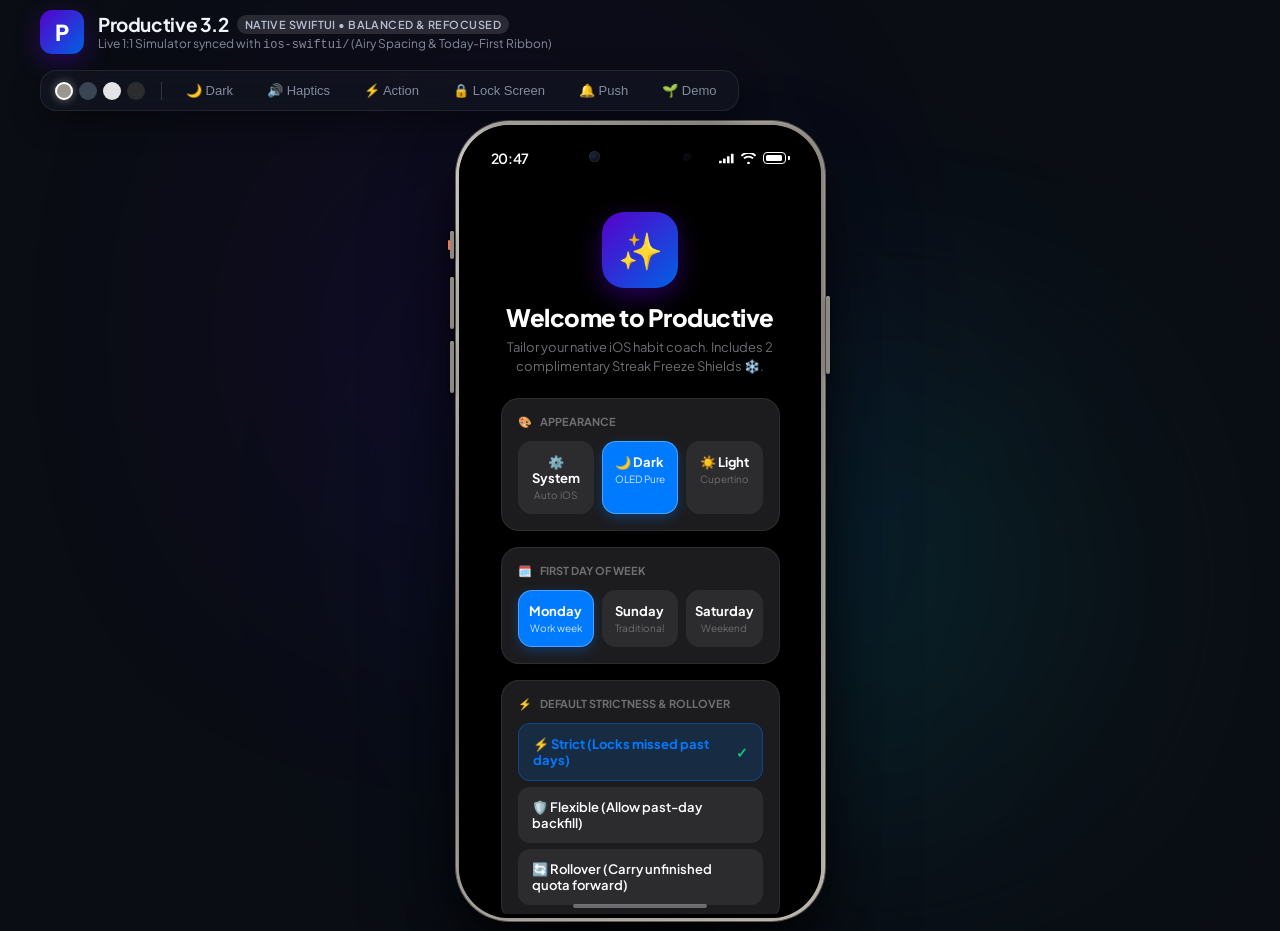
<file: index.html>
<!DOCTYPE html>
<html lang="en" data-app-theme="dark" data-finish="natural">
<head>
  <meta charset="UTF-8">
  <meta name="viewport" content="width=device-width, initial-scale=1.0, maximum-scale=1.0, user-scalable=no, viewport-fit=cover">
  <title>Productive 3.0 — Native SwiftUI Simulator (iPhone 15 Pro)</title>
  <meta name="description" content="Live iOS 17/18 Native SwiftUI Simulator for Productive Habit Tracker: Cupertino InsetGrouped Lists, Swipe & Context Menus, Swift Charts, Focus Timer, Routines, Quit/Limit Modes, Rollover & Challenges.">

  <meta name="apple-mobile-web-app-capable" content="yes">
  <meta name="apple-mobile-web-app-status-bar-style" content="black-translucent">
  <meta name="apple-mobile-web-app-title" content="Productive">
  <link rel="apple-touch-icon" href="apple-touch-icon.png">
  <link rel="icon" type="image/png" href="icon.png">
  <link rel="manifest" href="manifest.json">

  <link rel="preconnect" href="https://fonts.googleapis.com">
  <link rel="preconnect" href="https://fonts.gstatic.com" crossorigin>
  <link rel="stylesheet" href="styles.css?v=3.2.0">
</head>
<body>

  <div class="studio-wrapper">

    <div class="ambient-glow glow-purple"></div>
    <div class="ambient-glow glow-blue"></div>
    <div class="ambient-glow glow-emerald"></div>

    <!-- STUDIO DEV HEADER & SIMULATOR CONTROLS -->
    <header class="studio-header">
      <div class="brand-badge">
        <div class="brand-logo-icon">P</div>
        <div class="brand-info">
          <h1>Productive 3.2 <span class="badge-pill">Native SwiftUI • Balanced & Refocused</span></h1>
          <p>Live 1:1 Simulator synced with <code>ios-swiftui/</code> (Airy Spacing & Today-First Ribbon)</p>
        </div>
      </div>

      <div class="studio-toolbar" role="toolbar" aria-label="SwiftUI Simulator Controls">
        <div class="finish-dots" title="iPhone 15 Pro Titanium Finish">
          <div class="finish-dot dot-natural active" data-finish="natural" onclick="setDeviceFinish('natural')" title="Natural Titanium"></div>
          <div class="finish-dot dot-blue" data-finish="blue" onclick="setDeviceFinish('blue')" title="Blue Titanium"></div>
          <div class="finish-dot dot-white" data-finish="white" onclick="setDeviceFinish('white')" title="White Titanium"></div>
          <div class="finish-dot dot-black" data-finish="black" onclick="setDeviceFinish('black')" title="Black Titanium"></div>
        </div>

        <div style="width: 1px; height: 18px; background: rgba(255,255,255,0.15); margin: 0 2px;"></div>

        <button class="tool-btn" id="tool-theme-btn" onclick="cycleAppTheme()" title="Cycle System / Dark / Light Appearance">
          ⚙️ System
        </button>

        <button class="tool-btn" id="tool-sound-btn" onclick="toggleSound()" title="Toggle Haptic & Audio Synthesizer">
          🔊 Haptics
        </button>

        <button class="tool-btn" onclick="triggerActionButton()" title="Simulate iPhone 15 Pro Action Button AppIntent (Spacebar)">
          ⚡ Action
        </button>

        <button class="tool-btn" id="tool-lockscreen-btn" onclick="toggleLockScreen()" title="Switch to iOS Lock Screen with System Progress Circles Widget">
          🔒 Lock Screen
        </button>

        <button class="tool-btn" onclick="simulatePushNotification()" title="Simulate Interactive iOS Lock Screen Notification Banner">
          🔔 Push
        </button>

        <button class="tool-btn" onclick="seedRichDemoData()" title="Populate Multi-Mode Demo Habits, Streaks, Notes & Challenges">
          🌱 Demo
        </button>
      </div>
    </header>

    <!-- MAIN HARDWARE STAGE -->
    <main class="stage-container">
      <div class="iphone-frame" id="iphone-chassis">

        <div class="hw-button btn-action" id="hw-action-btn" title="Action Button AppIntent: Quick Log Next Habit (Space)"></div>
        <div class="hw-button btn-volume-up" title="Volume Up"></div>
        <div class="hw-button btn-volume-down" title="Volume Down"></div>
        <div class="hw-button btn-power" onclick="toggleDynamicIsland()" title="Side Button"></div>

        <div class="screen-bezel">
          <div class="screen-display" id="screen-display">

            <canvas id="confetti-canvas"></canvas>

            <!-- Toast Pill -->
            <div class="ios-toast" id="ios-toast">
              <span>✨</span>
              <span class="toast-msg">Habit logged!</span>
            </div>

            <!-- iOS LOCK SCREEN SIMULATOR OVERLAY WITH PROGRESS CIRCLES WIDGET -->
            <div class="ios-lockscreen-overlay" id="ios-lockscreen-overlay" style="display: none;">
              <div class="lockscreen-status-bar">
                <span class="lockscreen-carrier">Productive</span>
                <div class="lockscreen-status-icons">
                  <span>5G</span>
                  <span>📶</span>
                  <span>🔋</span>
                </div>
              </div>

              <div class="lockscreen-content">
                <div class="lockscreen-padlock" onclick="toggleLockScreen()" title="Tap to unlock">🔒</div>
                
                <!-- Accessory Inline Widget -->
                <div class="lockscreen-inline-widget" id="lockscreen-inline-widget" onclick="unlockAndOpenDueTasks('all')">
                  🔥 0d • 0 of 0 habits done (0%)
                </div>

                <div class="lockscreen-clock" id="lockscreen-clock">09:41</div>
                <div class="lockscreen-date" id="lockscreen-date">Monday, Nov 9</div>

                <!-- PERIOD CIRCLES CARD WIDGET (Lock Screen) -->
                <div class="lockscreen-daily-focus-widget" id="lockscreen-daily-focus-widget">
                  <!-- Interactive Period Circles Row filling the full card area -->
                  <div class="ls-focus-circles-row" id="ls-focus-circles-row">
                    <!-- Populated dynamically with active period circles that contain tasks today -->
                  </div>
                </div>

                <!-- Lock Screen Circle Details Popup Modal -->
                <div class="ls-detail-popup-backdrop" id="ls-detail-popup-backdrop" style="display:none;" onclick="closeLockscreenDetailPopup()">
                  <div class="ls-detail-popup-card" id="ls-detail-popup-card" onclick="event.stopPropagation()">
                    <!-- Populated dynamically by showCircleDetailPopup() -->
                  </div>
                </div>
              </div>

              <div class="lockscreen-bottom-bar">
                <div class="ls-bottom-btn ls-flashlight">🔦</div>
                <div class="ls-swipe-hint" onclick="toggleLockScreen()">Swipe up or tap widget to open</div>
                <div class="ls-bottom-btn ls-camera">📷</div>
              </div>
            </div>

            <!-- Interactive Lock Screen Push Notification Banner -->
            <div class="ios-push-banner" id="ios-push-banner">
              <div style="display:flex; align-items:center; justify-content:space-between; margin-bottom:4px;">
                <span style="font-size:10.5px; font-weight:800; color:#98989F; letter-spacing:0.04em;">PRODUCTIVE • NOW</span>
                <button onclick="dismissPushBanner()" style="border:none; background:transparent; color:#98989F; cursor:pointer; font-size:12px;">✕</button>
              </div>
              <div id="push-banner-title" style="font-size:13.5px; font-weight:800;">Time for your habit!</div>
              <div id="push-banner-body" style="font-size:12px; color:#D1D1D6; margin-top:2px;">Tap below to complete or snooze right from Lock Screen.</div>
              <div class="push-actions-row">
                <button class="push-act-btn done" onclick="handlePushAction('done')">✓ Mark Completed</button>
                <button class="push-act-btn" onclick="handlePushAction('snooze')">⏰ Snooze 15m</button>
              </div>
            </div>

            <!-- DYNAMIC ISLAND (Activates strictly during active Focus Timers & Sessions) -->
            <div class="dynamic-island-container">
              <div class="dynamic-island" id="dynamic-island" title="Dynamic Island: Hardware camera pill (Activates during Focus Timers)">
                <div class="island-compact-view">
                  <div class="island-camera"></div>
                  <div id="island-pulse-title" style="display:none; color: #30D158; font-size: 11px; font-weight: 700; align-items: center; gap: 4px;">
                    <span>⏱️</span>
                    <span id="island-pulse-text">15:00</span>
                  </div>
                  <div class="island-sensor"></div>
                </div>

                <div class="island-expanded-view">
                  <div class="island-header">
                    <div class="island-habit-info">
                      <div class="island-habit-icon" id="island-exp-icon" style="background:#007AFF;">⏱️</div>
                      <div>
                        <div class="island-habit-title" id="island-exp-title">Focus Timer</div>
                        <div class="island-habit-sub" id="island-exp-sub">Active Session</div>
                      </div>
                    </div>
                    <div class="island-timer-badge" id="island-exp-badge">15:00</div>
                  </div>

                  <div class="island-footer">
                    <span style="font-size: 11px; color: #98989F;" id="island-exp-hint">Focusing</span>
                    <button class="island-quick-btn" onclick="toggleTimerRunning()">Pause</button>
                  </div>
                </div>
              </div>
            </div>

            <!-- iOS STATUS BAR -->
            <div class="ios-status-bar">
              <span class="status-time" id="status-time-clock">9:41</span>
              <div class="status-icons">
                <svg width="15" height="11" viewBox="0 0 17 11" fill="currentColor">
                  <rect x="0" y="8" width="3" height="3" rx="0.5"/>
                  <rect x="4.5" y="5.5" width="3" height="5.5" rx="0.5"/>
                  <rect x="9" y="3" width="3" height="8" rx="0.5"/>
                  <rect x="13.5" y="0" width="3" height="11" rx="0.5"/>
                </svg>
                <svg width="15" height="11" viewBox="0 0 16 12" fill="currentColor">
                  <path d="M8 9.5a1.5 1.5 0 100 3 1.5 1.5 0 000-3zm-4.24-2.83a6 6 0 018.48 0l1.42-1.42a8 8 0 00-11.32 0l1.42 1.42zm-2.83-2.83a10 10 0 0114.14 0l1.42-1.42a12 12 0 00-16.98 0l1.42 1.42z"/>
                </svg>
                <div class="battery-icon">
                  <div class="battery-pill"><div class="battery-level"></div></div>
                  <div class="battery-cap"></div>
                </div>
              </div>
            </div>

            <!-- =============================================================
                 MAIN VIEWPORT SCREENS
                 ============================================================= -->
            <div class="app-screen-container" id="app-screen-container">

              <!-- SCREEN 0: NATIVE ONBOARDING SETUP -->
              <div class="screen-view" id="screen-onboarding">
                <div class="onboarding-container">
                  <div class="onboarding-hero">
                    <div class="onboarding-icon-badge" style="border-radius:22px;">✨</div>
                    <h2 class="onboarding-title">Welcome to Productive</h2>
                    <p class="onboarding-subtitle">Tailor your native iOS habit coach. Includes 2 complimentary Streak Freeze Shields ❄️.</p>
                  </div>

                  <div class="onboarding-card">
                    <div class="onboarding-card-header"><span>🎨</span><span>APPEARANCE</span></div>
                    <div class="onboarding-options-grid" id="onboarding-theme-options">
                      <div class="onboarding-option-pill selected" data-value="system" onclick="setOnboardingTheme('system')">
                        <span class="pill-title">⚙️ System</span>
                        <span class="pill-desc">Auto iOS</span>
                      </div>
                      <div class="onboarding-option-pill" data-value="dark" onclick="setOnboardingTheme('dark')">
                        <span class="pill-title">🌙 Dark</span>
                        <span class="pill-desc">OLED Pure</span>
                      </div>
                      <div class="onboarding-option-pill" data-value="light" onclick="setOnboardingTheme('light')">
                        <span class="pill-title">☀️ Light</span>
                        <span class="pill-desc">Cupertino</span>
                      </div>
                    </div>
                  </div>

                  <div class="onboarding-card">
                    <div class="onboarding-card-header"><span>🗓️</span><span>FIRST DAY OF WEEK</span></div>
                    <div class="onboarding-options-grid" id="onboarding-week-start-options">
                      <div class="onboarding-option-pill selected" data-value="monday" onclick="setOnboardingWeekStart('monday')">
                        <span class="pill-title">Monday</span>
                        <span class="pill-desc">Work week</span>
                      </div>
                      <div class="onboarding-option-pill" data-value="sunday" onclick="setOnboardingWeekStart('sunday')">
                        <span class="pill-title">Sunday</span>
                        <span class="pill-desc">Traditional</span>
                      </div>
                      <div class="onboarding-option-pill" data-value="saturday" onclick="setOnboardingWeekStart('saturday')">
                        <span class="pill-title">Saturday</span>
                        <span class="pill-desc">Weekend</span>
                      </div>
                    </div>
                  </div>

                  <div class="onboarding-card">
                    <div class="onboarding-card-header"><span>⚡</span><span>DEFAULT STRICTNESS & ROLLOVER</span></div>
                    <div class="onboarding-list-options" id="onboarding-strictness-options">
                      <div class="onboarding-list-row selected" data-value="strict" onclick="setOnboardingStrictness('strict')">
                        <span>⚡ Strict (Locks missed past days)</span>
                        <span class="check-mark">✓</span>
                      </div>
                      <div class="onboarding-list-row" data-value="flexible" onclick="setOnboardingStrictness('flexible')">
                        <span>🛡️ Flexible (Allow past-day backfill)</span>
                        <span class="check-mark"></span>
                      </div>
                      <div class="onboarding-list-row" data-value="rollover" onclick="setOnboardingStrictness('rollover')">
                        <span>🔄 Rollover (Carry unfinished quota forward)</span>
                        <span class="check-mark"></span>
                      </div>
                    </div>
                  </div>

                  <div class="onboarding-card" style="display:flex; align-items:center; justify-content:space-between;">
                    <div>
                      <div style="font-weight:700; font-size:13.5px; color:var(--app-text-primary);">Tactile Haptics & Sounds</div>
                      <div style="font-size:11px; color:var(--app-text-muted);">SF Symbol bounce & milestone chimes</div>
                    </div>
                    <button type="button" class="theme-chip active" id="onboarding-sound-btn" onclick="toggleOnboardingSound()">🔊 Enabled</button>
                  </div>

                  <button class="onboarding-cta-btn" onclick="finishOnboarding()">
                    <span>Continue to Today</span>
                    <svg width="18" height="18" viewBox="0 0 24 24" fill="none" stroke="currentColor" stroke-width="2.5"><line x1="5" y1="12" x2="19" y2="12"></line><polyline points="12 5 19 12 12 19"></polyline></svg>
                  </button>
                </div>
              </div>

              <!-- SCREEN 1: TODAY SCREEN (PINNED CONTROL DECK + DEDICATED HABITS SCROLL) -->
              <div class="screen-view pinned-screen active" id="screen-today">
                <div class="screen-pinned-deck">
                  <div class="app-nav-header compact-nav">
                    <div class="nav-date-group" onclick="openCalendarJumpModal()" style="cursor:pointer;" title="Tap to jump to any date">
                      <p id="today-day-name">TODAY</p>
                      <div class="nav-title-inline">
                        <h2 id="today-date-title">Today</h2>
                        <button class="return-today-pill" id="return-today-pill" style="display:none;" onclick="event.stopPropagation(); refocusToToday()" title="Refocus & Reorder Today First">↩ Today</button>
                      </div>
                    </div>
                    <div class="header-actions" style="display:flex; align-items:center; gap:6px;">
                      <button class="shield-pill" id="freeze-shield-pill" title="Streak Freeze Shields (Earned every 7-day streak!)">
                        ❄️ <span id="shield-count-text">2</span>
                      </button>
                      <button class="round-action-btn compact-circle-btn" id="today-search-toggle-btn" onclick="toggleTodaySearchBar()" title="Search Habits">
                        🔍
                      </button>
                      <button class="round-action-btn compact-circle-btn" onclick="openCalendarJumpModal()" title="Graphical Calendar DatePicker">
                        🗓️
                      </button>
                      <button class="round-action-btn compact-add-btn" onclick="openAddHabitSheet()" title="Add New Habit" aria-label="Add Habit">
                        <svg width="17" height="17" viewBox="0 0 24 24" fill="none" stroke="currentColor" stroke-width="2.8" stroke-linecap="round">
                          <line x1="12" y1="5" x2="12" y2="19"></line>
                          <line x1="5" y1="12" x2="19" y2="12"></line>
                        </svg>
                      </button>
                    </div>
                  </div>

                  <!-- On-Demand Collapsible Search Bar -->
                  <div class="ios-search-row" id="today-search-row" style="display:none;">
                    <span style="font-size:12px; color:var(--app-text-muted);">🔍</span>
                    <input type="search" id="today-search-input" placeholder="Search habits or reflection notes..." oninput="onTodaySearch(this.value)">
                  </div>

                  <!-- Vacation Mode Banner -->
                  <div class="vacation-banner" id="vacation-banner" style="display:none;">
                    <span>🏖️ Vacation Mode — Streaks Protected</span>
                    <button onclick="toggleVacationMode()">Resume</button>
                  </div>

                  <!-- Past/Future Date Banner -->
                  <div class="date-view-banner" id="date-view-banner" style="display: none;"></div>

                  <!-- Horizontal-Only Scrollable Timeline Ribbon -->
                  <div class="week-ribbon" id="week-ribbon-container"></div>

                  <!-- Compact Jewel-Like Daily Focus Card with Responsive Progress Circles -->
                  <div class="progress-hero-card compact-focus-card" id="hero-progress-card">
                    <div class="hero-content" style="cursor: pointer;" onclick="openDueTasksPopup('all')" title="Tap to view today's due tasks">
                      <div class="hero-text">
                        <div style="display: flex; align-items: center; gap: 6px;">
                          <h3 id="hero-motivation-title">Daily Focus</h3>
                          <svg width="12" height="12" viewBox="0 0 24 24" fill="none" stroke="currentColor" stroke-width="2.5" stroke-linecap="round"><path d="M9 18l6-6-6-6"/></svg>
                        </div>
                        <p id="hero-motivation-sub">0 of 0 scheduled habits done</p>
                        <div class="streak-chip" id="hero-streak-chip" style="margin-top:6px; display:inline-flex; width:fit-content;">
                          <span>🔥 0d Top Streak</span>
                        </div>
                      </div>

                      <div class="progress-gauge-box">
                        <svg class="gauge-svg" viewBox="0 0 80 80">
                          <defs>
                            <linearGradient id="gaugeGradient" x1="0%" y1="0%" x2="100%" y2="100%">
                              <stop offset="0%" stop-color="#007AFF"/>
                              <stop offset="100%" stop-color="#5856D6"/>
                            </linearGradient>
                          </defs>
                          <circle class="gauge-bg" cx="40" cy="40" r="35"/>
                          <circle class="gauge-val" id="hero-gauge-val" cx="40" cy="40" r="35"/>
                        </svg>
                        <div class="gauge-center-text" id="hero-gauge-text">0%</div>
                      </div>
                    </div>

                    <!-- Interactive Orbit Circles Strip -->
                    <div class="hero-circles-orbit-strip" id="hero-circles-orbit"></div>
                  </div>

                  <!-- Sliding Segmented Filter Control -->
                  <div class="ios-segmented compact-segmented" id="today-filter-bar">
                    <button class="ios-seg-btn active" data-filter="due" onclick="setTodayFilter('due')">Due</button>
                    <button class="ios-seg-btn" data-filter="all" onclick="setTodayFilter('all')">All Active</button>
                    <button class="ios-seg-btn" data-filter="quit_limit" onclick="setTodayFilter('quit_limit')">Quit & Limit</button>
                  </div>
                </div>

                <!-- Dedicated Habits Scroll Region (ONLY this area scrolls up/down!) -->
                <div class="screen-scroll-body" id="today-habits-container"></div>

                <!-- Floating Active Focus Timer Mini-Player -->
                <div class="floating-timer-bar" id="floating-timer-bar" onclick="reopenActiveTimerModal()">
                  <div id="ft-icon" style="width:32px; height:32px; border-radius:50%; background:#007AFF; display:flex; align-items:center; justify-content:center; color:#fff; font-size:14px;">⏱️</div>
                  <div style="flex:1; min-width:0;">
                    <div id="ft-title" style="font-size:12.5px; font-weight:800; color:var(--app-text-primary); white-space:nowrap; overflow:hidden; text-overflow:ellipsis;">Focus Session</div>
                    <div id="ft-sub" style="font-size:11px; font-weight:700; color:var(--app-text-secondary); font-variant-numeric:tabular-nums;">15:00 remaining</div>
                  </div>
                  <button class="mini-pill-btn" id="ft-toggle-btn" onclick="event.stopPropagation(); toggleTimerRunning()">Pause</button>
                  <button class="mini-pill-btn primary" style="background:#30D158; color:#000;" onclick="event.stopPropagation(); completeActiveTimer()">✓</button>
                </div>
              </div>

              <!-- SCREEN 2: HABIT DETAILS, 28D REAL HEATMAP & REFLECTION JOURNAL -->
              <div class="screen-view" id="screen-details">
                <div class="details-nav-bar">
                  <button class="back-btn" onclick="switchScreen('today')">
                    <svg width="20" height="20" viewBox="0 0 24 24" fill="none" stroke="currentColor" stroke-width="2.5">
                      <polyline points="15 18 9 12 15 6"></polyline>
                    </svg>
                    <span>Today</span>
                  </button>
                  <span style="font-size: 15px; font-weight: 700; color: var(--app-text-primary);">Overview</span>
                  <button class="mini-pill-btn" onclick="openEditCurrentHabit()">Edit</button>
                </div>

                <div class="details-hero">
                  <div class="details-hero-icon" id="details-hero-icon"></div>
                  <h3 class="details-title" id="details-title">Habit</h3>
                  <p class="details-subtitle" id="details-subtitle">Every day • MORNING</p>
                  <div style="display:flex; flex-wrap:wrap; gap:8px; justify-content:center; margin-top:10px;">
                    <button class="mini-pill-btn primary" id="details-checkin-btn" onclick="toggleCurrentDetailHabit()">✓ Check In</button>
                    <button class="mini-pill-btn" onclick="openJournalModalForCurrent()">📝 Log Note & Mood</button>
                    <button class="mini-pill-btn" onclick="skipCurrentDetailHabit()">⏭️ Skip</button>
                  </div>
                </div>

                <div class="stats-grid">
                  <div class="stat-box">
                    <span class="stat-label">CURRENT STREAK</span>
                    <span class="stat-value" id="details-cur-streak">0d</span>
                  </div>
                  <div class="stat-box">
                    <span class="stat-label">BEST STREAK</span>
                    <span class="stat-value" id="details-best-streak">0d</span>
                  </div>
                  <div class="stat-box">
                    <span class="stat-label">TOTAL LOGS</span>
                    <span class="stat-value" id="details-total-logs">0</span>
                  </div>
                  <div class="stat-box">
                    <span class="stat-label">28D RATE</span>
                    <span class="stat-value" id="details-rate" style="color: #30D158;">0%</span>
                  </div>
                </div>

                <div class="calendar-card">
                  <div class="calendar-title">Last 28 Days (Tap any date to add/view note)</div>
                  <div class="calendar-grid" id="details-cal-grid"></div>
                </div>

                <!-- Reflection Journal Feed -->
                <div class="swift-chart-card" style="margin-top:12px;">
                  <div class="swift-chart-title">
                    <span>📖 Reflection & Mood Journal</span>
                    <span id="details-journal-count" style="font-size:11px; color:var(--app-text-muted);">0 entries</span>
                  </div>
                  <div id="details-journal-list"></div>
                </div>

                <!-- Management Actions -->
                <div style="display:grid; grid-template-columns:1fr 1fr 1fr; gap:8px; margin: 10px 0 24px;">
                  <button class="mini-pill-btn" onclick="duplicateCurrentDetailHabit()">📋 Duplicate</button>
                  <button class="mini-pill-btn" onclick="archiveCurrentDetailHabit()">📦 Archive</button>
                  <button class="mini-pill-btn danger" onclick="deleteCurrentDetailHabit()">🗑️ Delete</button>
                </div>
              </div>

              <!-- SCREEN 3: INSIGHTS (NATIVE SWIFT CHARTS) -->
              <div class="screen-view pinned-screen" id="screen-insights">
                <div class="screen-pinned-deck">
                  <div class="app-nav-header compact-nav">
                    <div class="nav-date-group">
                      <p>SWIFT CHARTS ANALYTICS</p>
                      <h2>Insights</h2>
                    </div>
                  </div>
                </div>
                <div class="screen-scroll-body" id="insights-content-container"></div>
              </div>

              <!-- SCREEN 4: CHALLENGES & MILESTONE BADGES -->
              <div class="screen-view pinned-screen" id="screen-challenges">
                <div class="screen-pinned-deck">
                  <div class="app-nav-header compact-nav">
                    <div class="nav-date-group">
                      <p>PROGRAMS & TROPHIES</p>
                      <h2>Challenges</h2>
                    </div>
                  </div>
                </div>
                <div class="screen-scroll-body" id="challenges-content-container"></div>
              </div>

              <!-- SCREEN 5: SETTINGS SCREEN -->
              <div class="screen-view pinned-screen" id="screen-settings">
                <div class="screen-pinned-deck">
                  <div class="app-nav-header compact-nav">
                    <div class="nav-date-group">
                      <p>CUPERTINO PREFERENCES</p>
                      <h2>Settings</h2>
                    </div>
                  </div>
                </div>
                <div class="screen-scroll-body">

                <div class="settings-section-title">APPEARANCE & HAPTICS</div>
                <div class="settings-group">
                  <div class="settings-row">
                    <div class="settings-row-left">
                      <div class="settings-row-icon" style="background: #FF9500;">🌓</div>
                      <div>
                        <div class="settings-label">Appearance</div>
                        <div class="settings-sublabel">System, Dark or Light</div>
                      </div>
                    </div>
                    <div class="theme-picker-row">
                      <button class="theme-chip" id="theme-btn-system" onclick="setAppTheme('system')">Auto</button>
                      <button class="theme-chip" id="theme-btn-dark" onclick="setAppTheme('dark')">Dark</button>
                      <button class="theme-chip" id="theme-btn-light" onclick="setAppTheme('light')">Light</button>
                    </div>
                  </div>

                  <div class="settings-row">
                    <div class="settings-row-left">
                      <div class="settings-row-icon" style="background: #30D158;">🔊</div>
                      <div>
                        <div class="settings-label">Sounds & Tactile Haptics</div>
                        <div class="settings-sublabel">Check-in chimes & feedback</div>
                      </div>
                    </div>
                    <button class="theme-chip" id="settings-sound-toggle-btn" onclick="toggleSound()">🔊 Enabled</button>
                  </div>
                </div>

                <div class="settings-section-title">CALENDAR & STREAK PROTECTION</div>
                <div class="settings-group">
                  <div class="settings-row">
                    <div class="settings-row-left">
                      <div class="settings-row-icon" style="background: #007AFF;">🗓️</div>
                      <div>
                        <div class="settings-label">First Day of Week</div>
                        <div class="settings-sublabel">Calendar alignment</div>
                      </div>
                    </div>
                    <select class="settings-select" id="settings-week-start-select" onchange="onWeekStartChange(this.value)">
                      <option value="monday" selected>Monday</option>
                      <option value="sunday">Sunday</option>
                      <option value="saturday">Saturday</option>
                    </select>
                  </div>

                  <div class="settings-row">
                    <div class="settings-row-left">
                      <div class="settings-row-icon" style="background: #BF5AF2;">⚡</div>
                      <div>
                        <div class="settings-label">Default Strictness</div>
                        <div class="settings-sublabel">Strict, Flexible or Rollover</div>
                      </div>
                    </div>
                    <select class="settings-select" id="settings-default-strictness" onchange="onDefaultStrictnessChange(this.value)">
                      <option value="strict" selected>⚡ Strict</option>
                      <option value="flexible">🛡️ Flexible</option>
                      <option value="rollover">🔄 Rollover</option>
                    </select>
                  </div>

                  <div class="settings-row">
                    <div class="settings-row-left">
                      <div class="settings-row-icon" style="background: #FF9F0A;">🏖️</div>
                      <div>
                        <div class="settings-label">Vacation / Pause Mode</div>
                        <div class="settings-sublabel">Protects all streaks while away</div>
                      </div>
                    </div>
                    <button class="theme-chip" id="settings-vacation-btn" onclick="toggleVacationMode()">Off</button>
                  </div>

                  <div class="settings-row">
                    <div class="settings-row-left">
                      <div class="settings-row-icon" style="background: #32ADE6;">❄️</div>
                      <div>
                        <div class="settings-label">Streak Freeze Shields</div>
                        <div class="settings-sublabel">+1 earned every 7d streak</div>
                      </div>
                    </div>
                    <span id="settings-shields-count" style="font-size:12px; font-weight:800; color:#32ADE6; white-space:nowrap; flex-shrink:0;">2 available</span>
                  </div>
                </div>

                <div class="settings-section-title">NOTIFICATIONS & APPLE ECOSYSTEM</div>
                <div class="settings-group">
                  <div class="settings-row">
                    <div class="settings-row-left">
                      <div class="settings-row-icon" style="background: #FF3B30;">🔔</div>
                      <div>
                        <div class="settings-label">Lock Screen Push</div>
                        <div class="settings-sublabel">Test Mark Done & Snooze 15m</div>
                      </div>
                    </div>
                    <button class="settings-btn-primary" onclick="simulatePushNotification()">Test Banner</button>
                  </div>

                  <div class="settings-row">
                    <div class="settings-row-left">
                      <div class="settings-row-icon" style="background: #FF2D55;">❤️</div>
                      <div>
                        <div class="settings-label">Apple HealthKit Bridge</div>
                        <div class="settings-sublabel" id="settings-health-sub">Water, Steps & Mindful Mins</div>
                      </div>
                    </div>
                    <button class="theme-chip" id="settings-health-btn" onclick="toggleHealthSync()">Connect</button>
                  </div>
                </div>

                <!-- Archived Habits Section -->
                <div id="settings-archived-wrapper" style="display:none;">
                  <div class="settings-section-title">ARCHIVED HABITS</div>
                  <div class="settings-group" id="settings-archived-list"></div>
                </div>

                <div class="settings-section-title">SHARELINK BACKUP & PORTABILITY</div>
                <div class="settings-group">
                  <div class="settings-row">
                    <div class="settings-row-left">
                      <div class="settings-row-icon" style="background: #007AFF;">📤</div>
                      <div>
                        <div class="settings-label">Share JSON Backup</div>
                        <div class="settings-sublabel">Full habits, notes & challenges</div>
                      </div>
                    </div>
                    <button class="settings-btn-primary" onclick="exportUserData()">JSON</button>
                  </div>

                  <div class="settings-row">
                    <div class="settings-row-left">
                      <div class="settings-row-icon" style="background: #30D158;">📊</div>
                      <div>
                        <div class="settings-label">Export Spreadsheet</div>
                        <div class="settings-sublabel">Logs & mood history (.CSV)</div>
                      </div>
                    </div>
                    <button class="settings-btn-primary" style="background:#30D158; color:#000;" onclick="exportCSVData()">CSV</button>
                  </div>

                  <div class="settings-row">
                    <div class="settings-row-left">
                      <div class="settings-row-icon" style="background: #5856D6;">📥</div>
                      <div>
                        <div class="settings-label">Import from Files</div>
                        <div class="settings-sublabel">Restore JSON backup</div>
                      </div>
                    </div>
                    <div>
                      <input type="file" id="import-json-input" accept=".json" style="display: none;" onchange="importUserData(event)">
                      <button class="settings-btn-primary" onclick="document.getElementById('import-json-input').click()">Import</button>
                    </div>
                  </div>

                  <div class="settings-row">
                    <div class="settings-row-left">
                      <div class="settings-row-icon" style="background: #FF3B30;">🗑️</div>
                      <div>
                        <div class="settings-label">Reset All Data</div>
                        <div class="settings-sublabel">Clear all habits & restart wizard</div>
                      </div>
                    </div>
                    <button class="settings-btn-danger" onclick="resetToDefaults()">Reset</button>
                  </div>
                </div>

                <div class="settings-section-title">LOCK SCREEN & SYSTEM WIDGETS</div>
                <div class="settings-group">
                  <div class="settings-row">
                    <div class="settings-row-left">
                      <div class="settings-row-icon" style="background: #5856D6;">🔒</div>
                      <div>
                        <div class="settings-label">Lock Screen Widgets</div>
                        <div class="settings-sublabel">Preview circular & rectangular gauges</div>
                      </div>
                    </div>
                    <button class="settings-btn-primary" onclick="toggleLockScreen()">Preview</button>
                  </div>
                  <div class="settings-row">
                    <div class="settings-row-left">
                      <div class="settings-row-icon" style="background: #34C759;">🔄</div>
                      <div>
                        <div class="settings-label">Sync Widgets Timeline</div>
                        <div class="settings-sublabel">Update live widget states</div>
                      </div>
                    </div>
                    <button class="settings-btn-secondary" onclick="updateLockScreenWidgets(); showToast('Widget timelines synchronized! 🔄'); sound.playSuccess();">Sync</button>
                  </div>
                </div>

                <div class="settings-section-title">SETUP & ABOUT</div>
                <div class="settings-group">
                  <div class="settings-row">
                    <div class="settings-row-left">
                      <div class="settings-row-icon" style="background: linear-gradient(135deg, #5700CB, #007AFF);">✨</div>
                      <div>
                        <div class="settings-label">Re-run Setup Wizard</div>
                        <div class="settings-sublabel" id="settings-storage-stats">Productive 3.0 Native SwiftUI</div>
                      </div>
                    </div>
                    <button class="settings-btn-primary" onclick="relaunchOnboarding()">Open</button>
                  </div>
                </div>

                <div style="height: 30px;"></div>
                </div>
              </div>

            </div>

            <!-- =============================================================
                 CUPERTINO ADD / EDIT HABIT SHEET (PRESETS + FULL BUILDER)
                 ============================================================= -->
            <div class="sheet-backdrop" id="sheet-backdrop" onclick="closeAddHabitSheet()">
              <div class="cupertino-sheet" onclick="event.stopPropagation()">
                <div class="sheet-handle"></div>

                <div class="sheet-header">
                  <h3 id="sheet-main-title">New Habit</h3>
                  <button class="sheet-close-btn" onclick="closeAddHabitSheet()">✕</button>
                </div>

                <div class="sheet-segmented-nav" id="sheet-segmented-nav">
                  <button class="sheet-nav-tab active" id="sheet-tab-presets" onclick="setSheetTab('presets')">
                    ✨ Presets (83)
                  </button>
                  <button class="sheet-nav-tab" id="sheet-tab-custom" onclick="setSheetTab('custom')">
                    🛠️ Custom Builder
                  </button>
                </div>

                <!-- TAB 1: SEARCHABLE PRESETS -->
                <div id="sheet-presets-view">
                  <div class="ios-search-row" style="margin-bottom:8px;">
                    <span>🔍</span>
                    <input type="search" id="preset-search-input" placeholder="Search 83 curated presets..." oninput="renderSheetPresets()">
                  </div>
                  <div class="categories-tabs" id="sheet-cat-tabs"></div>
                  <div class="presets-list" id="sheet-presets-list"></div>
                </div>

                <!-- TAB 2: CUSTOM / EDIT HABIT BUILDER -->
                <div id="sheet-custom-view" style="display: none;">
                  <form id="custom-habit-form">
                    <div class="form-group">
                      <label class="form-label">HABIT NAME</label>
                      <input type="text" class="form-input" id="custom-name-input" placeholder="e.g. Drink 2L Water, Zero Sugar, Morning Skincare" required>
                    </div>

                    <!-- Polarity: Build vs Quit vs Limit -->
                    <div class="form-group">
                      <label class="form-label">GOAL POLARITY</label>
                      <div class="ios-segmented" style="margin-bottom:4px;">
                        <button type="button" class="ios-seg-btn polarity-btn active" data-polarity="build" onclick="onPolarityChange('build')">➕ Build</button>
                        <button type="button" class="ios-seg-btn polarity-btn" data-polarity="quit" onclick="onPolarityChange('quit')">✋ Quit</button>
                        <button type="button" class="ios-seg-btn polarity-btn" data-polarity="limit" onclick="onPolarityChange('limit')">📉 Limit</button>
                      </div>
                    </div>

                    <!-- Tracking Mode Chips (shown for Build) -->
                    <div class="form-group" id="form-tracking-type-wrap">
                      <label class="form-label">TRACKING MODE</label>
                      <div class="chips-selector" style="display: grid; grid-template-columns: 1fr 1fr; gap: 8px;">
                        <div class="chip-option mode-chip selected" data-mode="binary" onclick="onTrackingModeChange('binary')">☑️ Simple Check</div>
                        <div class="chip-option mode-chip" data-mode="amount" onclick="onTrackingModeChange('amount')">💧 Amount & Unit</div>
                        <div class="chip-option mode-chip" data-mode="reps" onclick="onTrackingModeChange('reps')">🔢 Multi-Reps</div>
                        <div class="chip-option mode-chip" data-mode="timer" onclick="onTrackingModeChange('timer')">⏱️ Focus Timer</div>
                      </div>
                    </div>

                    <!-- Amount / Limit Target Inputs -->
                    <div id="form-amount-group" style="display: none; background: var(--app-input-bg); padding: 12px; border-radius: 14px; margin-bottom: 14px;">
                      <div style="display: grid; grid-template-columns: 1fr 1fr; gap: 10px; margin-bottom: 10px;">
                        <div>
                          <label class="form-label" id="amount-target-label">DAILY TARGET</label>
                          <input type="number" class="form-input" id="custom-target-amount" value="2000" min="1">
                        </div>
                        <div>
                          <label class="form-label">UNIT</label>
                          <select class="form-input" id="custom-unit-select">
                            <option value="ml">ml</option>
                            <option value="L">L</option>
                            <option value="glasses">glasses</option>
                            <option value="cups">cups</option>
                            <option value="pages">pages</option>
                            <option value="km">km</option>
                            <option value="mins">mins</option>
                            <option value="times">times</option>
                          </select>
                        </div>
                      </div>
                      <div>
                        <label class="form-label">QUICK INCREMENT STEP</label>
                        <input type="number" class="form-input" id="custom-step-amount" value="250" min="1">
                      </div>
                    </div>

                    <!-- Multi-Reps Stepper -->
                    <div id="form-reps-group" style="display: none; background: var(--app-input-bg); padding: 14px; border-radius: 16px; margin-bottom: 14px;">
                      <label class="form-label">REPETITIONS PER DAY</label>
                      <div class="stepper-input-container">
                        <button type="button" class="stepper-ctrl-btn" onclick="stepCustomRepsInput(-1)">−</button>
                        <input type="number" class="form-input stepper-number-input" id="custom-reps-count" value="3" min="1" max="99">
                        <button type="button" class="stepper-ctrl-btn" onclick="stepCustomRepsInput(1)">+</button>
                      </div>
                    </div>

                    <!-- Timer Duration -->
                    <div id="form-timer-group" style="display: none; background: var(--app-input-bg); padding: 12px; border-radius: 14px; margin-bottom: 14px;">
                      <label class="form-label">FOCUS DURATION (MINUTES)</label>
                      <select class="form-input" id="custom-duration-minutes">
                        <option value="5">5 Minutes</option>
                        <option value="10">10 Minutes</option>
                        <option value="15" selected>15 Minutes</option>
                        <option value="25">25 Minutes (Pomodoro)</option>
                        <option value="30">30 Minutes</option>
                        <option value="45">45 Minutes</option>
                        <option value="60">60 Minutes</option>
                      </select>
                    </div>

                    <!-- Schedule & Custom Weekdays -->
                    <div class="form-group">
                      <label class="form-label">SCHEDULE / FREQUENCY</label>
                      <select class="form-input" id="custom-frequency-select" onchange="onFrequencySelectChange(this.value)">
                        <optgroup label="Daily & Standard">
                          <option value="daily" selected>Every day</option>
                          <option value="weekdays">Weekdays only (Mon-Fri)</option>
                          <option value="weekends">Weekends only (Sat-Sun)</option>
                          <option value="at_least_once_every_2_days">At least once every 2 days (2-Day Rule)</option>
                          <option value="every_2_days">Every 2 days (Alternating)</option>
                          <option value="every_3_days">Every 3 days</option>
                          <option value="custom_days">Specific weekdays...</option>
                        </optgroup>
                        <optgroup label="Weekly (Spread across week)">
                          <option value="1_per_week">Once a week (1x / wk)</option>
                          <option value="2_per_week">Twice a week (2x / wk)</option>
                          <option value="3_per_week">3 times / week (3x / wk)</option>
                          <option value="4_per_week">4 times / week (4x / wk)</option>
                          <option value="5_per_week">5 times / week (5x / wk)</option>
                          <option value="custom_times_per_week">Custom times / week...</option>
                        </optgroup>
                        <optgroup label="Monthly (Spread across month)">
                          <option value="1_per_month">Once a month (1x / mo)</option>
                          <option value="2_per_month">Twice a month (2x / mo)</option>
                          <option value="3_per_month">Thrice a month (3x / mo)</option>
                          <option value="4_per_month">4 times / month (4x / mo)</option>
                          <option value="custom_times_per_month">Custom times / month...</option>
                        </optgroup>
                      </select>
                      <div class="weekday-circles" id="custom-weekdays-picker" style="display:none;">
                        <button type="button" class="wd-circle active" data-day="1" onclick="toggleCustomWeekday(1)">M</button>
                        <button type="button" class="wd-circle active" data-day="2" onclick="toggleCustomWeekday(2)">T</button>
                        <button type="button" class="wd-circle active" data-day="3" onclick="toggleCustomWeekday(3)">W</button>
                        <button type="button" class="wd-circle active" data-day="4" onclick="toggleCustomWeekday(4)">T</button>
                        <button type="button" class="wd-circle active" data-day="5" onclick="toggleCustomWeekday(5)">F</button>
                        <button type="button" class="wd-circle" data-day="6" onclick="toggleCustomWeekday(6)">S</button>
                        <button type="button" class="wd-circle" data-day="0" onclick="toggleCustomWeekday(0)">S</button>
                      </div>
                      <div class="form-group" id="custom-frequency-target-row" style="display:none; margin-top:8px;">
                        <label class="form-label" id="custom-frequency-target-label">TARGET TIMES PER PERIOD</label>
                        <input type="number" class="form-input" id="custom-frequency-target-input" min="1" max="28" value="3">
                      </div>
                      <div id="custom-frequency-hint" style="display:none; font-size:11.5px; color:var(--app-text-secondary); margin-top:5px; line-height:1.35;">
                        📅 Flexible schedule: accomplish on any day(s) during the period to fulfill your target goal.
                      </div>
                    </div>

                    <!-- Strictness / Rollover -->
                    <div class="form-group">
                      <label class="form-label">STRICTNESS & QUOTA ROLLOVER</label>
                      <select class="form-input" id="custom-strictness-select">
                        <option value="strict" selected>⚡ Strict (Locks missed past days)</option>
                        <option value="flexible">🛡️ Flexible (Allow past-day backfill)</option>
                        <option value="rollover">🔄 Rollover (Unfinished quota carries to tomorrow)</option>
                      </select>
                    </div>

                    <!-- Sub-Checklist Steps Builder -->
                    <div class="form-group">
                      <label class="form-label">SUB-CHECKLIST STEPS (OPTIONAL)</label>
                      <div id="builder-subtasks-list" style="display:flex; flex-direction:column; gap:5px; margin-bottom:6px;"></div>
                      <div style="display:flex; gap:6px;">
                        <input type="text" class="form-input" id="builder-subtask-input" placeholder="Add step (e.g. Cleanser, Floss...)">
                        <button type="button" class="mini-pill-btn primary" onclick="addBuilderSubtask()">+ Step</button>
                      </div>
                    </div>

                    <!-- Reminder Time -->
                    <div style="display: grid; grid-template-columns: 1fr 1fr; gap: 10px; margin-bottom: 14px;">
                      <div>
                        <label class="form-label">TIME OF DAY</label>
                        <select class="form-input" id="custom-time-select">
                          <option value="morning">🌅 Morning</option>
                          <option value="afternoon">☀️ Afternoon</option>
                          <option value="evening">🌙 Evening</option>
                          <option value="anytime">⏰ Anytime</option>
                        </select>
                      </div>
                      <div>
                        <label class="form-label">REMINDER TIME</label>
                        <input type="time" class="form-input" id="custom-reminder-time" value="09:00">
                      </div>
                    </div>

                    <div style="display: grid; grid-template-columns: 1fr 1fr; gap: 10px; margin-bottom: 14px;">
                      <div>
                        <label class="form-label">ACCENT COLOR</label>
                        <select class="form-input" id="custom-color-select">
                          <option value="#007AFF">🔵 Cupertino Blue</option>
                          <option value="#5700CB">🟣 Royal Indigo</option>
                          <option value="#0FC580">🟢 Fitness Green</option>
                          <option value="#FF7450">🟠 Sunset Coral</option>
                          <option value="#F8BD32">🟡 Amber Gold</option>
                          <option value="#F63566">🔴 Rose Pink</option>
                        </select>
                      </div>
                      <div>
                        <label class="form-label">ICON</label>
                        <select class="form-input" id="custom-icon-select">
                          <option value="ic_drink">💧 Hydration</option>
                          <option value="ic_yoga">🧘 Mindfulness</option>
                          <option value="ic_walking">🚶 Walking</option>
                          <option value="ic_run">🏃 Running</option>
                          <option value="ic_gym">🏋️ Workout</option>
                          <option value="ic_fruit">🍎 Nutrition</option>
                          <option value="ic_read">📖 Reading</option>
                          <option value="ic_sleep">🌙 Sleep</option>
                          <option value="ic_money">💰 Finance</option>
                          <option value="ic_pills">💊 Vitamins</option>
                          <option value="ic_home">🏠 Home</option>
                        </select>
                      </div>
                    </div>

                    <div style="margin-bottom: 14px;">
                      <label class="form-label">TAGS &amp; LINKED HABITS (SAME TAG COMPLETES TOGETHER)</label>
                      <input type="text" class="form-input" id="custom-tags-input" placeholder="e.g. hair, skincare, workout" autocomplete="off">
                      <p style="font-size: 11px; color: var(--ios-secondary-label); margin-top: 4px;">Tasks sharing a tag are linked: completing one automatically marks all others with that tag done!</p>
                    </div>

                    <button type="submit" class="submit-habit-btn" id="custom-submit-btn" style="width: 100%;">
                      Create Habit
                    </button>
                  </form>
                </div>
              </div>
            </div>

            <!-- NATIVE FROSTED CONTEXT MENU OVERLAY -->
            <div class="context-menu-backdrop" id="context-menu-backdrop" onclick="closeContextMenu()">
              <div class="ios-context-menu" id="ios-context-menu" onclick="event.stopPropagation()"></div>
            </div>

            <!-- GENERIC NATIVE MODAL SHEET (FOCUS TIMER / ROUTINE PLAYER / JOURNAL / CALENDAR JUMP) -->
            <div class="native-modal-backdrop" id="native-modal-backdrop" onclick="closeNativeModal()">
              <div class="native-modal-sheet" id="native-modal-sheet" onclick="event.stopPropagation()"></div>
            </div>

            <!-- =============================================================
                 4-TAB NATIVE iOS TAB BAR
                 ============================================================= -->
            <nav class="ios-tab-bar" aria-label="Main Navigation">
              <div class="tab-item active" data-screen="today" title="Today">
                <span class="tab-badge" id="today-tab-badge">0</span>
                <svg width="21" height="21" viewBox="0 0 24 24" fill="none" stroke="currentColor" stroke-width="2.1" stroke-linecap="round">
                  <path d="M9 11l3 3L22 4"></path>
                  <path d="M21 12v7a2 2 0 0 1-2 2H5a2 2 0 0 1-2-2V5a2 2 0 0 1 2-2h11"></path>
                </svg>
                <span>Today</span>
              </div>

              <div class="tab-item" data-screen="insights" title="Insights & Swift Charts">
                <svg width="21" height="21" viewBox="0 0 24 24" fill="none" stroke="currentColor" stroke-width="2.1" stroke-linecap="round">
                  <line x1="18" y1="20" x2="18" y2="10"></line>
                  <line x1="12" y1="20" x2="12" y2="4"></line>
                  <line x1="6" y1="20" x2="6" y2="14"></line>
                </svg>
                <span>Insights</span>
              </div>

              <div class="tab-item" data-screen="challenges" title="Challenges & Badges">
                <svg width="21" height="21" viewBox="0 0 24 24" fill="none" stroke="currentColor" stroke-width="2.1" stroke-linecap="round">
                  <path d="M6 9H4.5a2.5 2.5 0 0 1 0-5H6"></path>
                  <path d="M18 9h1.5a2.5 2.5 0 0 0 0-5H18"></path>
                  <path d="M4 22h16"></path>
                  <path d="M10 14.66V17c0 .55-.47.98-.97 1.21C7.85 18.75 7 20.24 7 22"></path>
                  <path d="M14 14.66V17c0 .55.47.98.97 1.21C16.15 18.75 17 20.24 17 22"></path>
                  <path d="M18 2H6v7a6 6 0 0 0 12 0V2Z"></path>
                </svg>
                <span>Challenges</span>
              </div>

              <div class="tab-item" data-screen="settings" title="Settings">
                <svg width="21" height="21" viewBox="0 0 24 24" fill="none" stroke="currentColor" stroke-width="2.1" stroke-linecap="round" stroke-linejoin="round">
                  <circle cx="12" cy="12" r="3"></circle>
                  <path d="M19.4 15a1.65 1.65 0 0 0 .33 1.82l.06.06a2 2 0 0 1 0 2.83 2 2 0 0 1-2.83 0l-.06-.06a1.65 1.65 0 0 0-1.82-.33 1.65 1.65 0 0 0-1 1.51V21a2 2 0 0 1-2 2 2 2 0 0 1-2-2v-.09A1.65 1.65 0 0 0 9 19.4a1.65 1.65 0 0 0-1.82.33l-.06.06a2 2 0 0 1-2.83 0 2 2 0 0 1 0-2.83l.06-.06a1.65 1.65 0 0 0 .33-1.82 1.65 1.65 0 0 0-1.51-1H3a2 2 0 0 1-2-2 2 2 0 0 1 2-2h.09A1.65 1.65 0 0 0 4.6 9a1.65 1.65 0 0 0-.33-1.82l-.06-.06a2 2 0 0 1 0-2.83 2 2 0 0 1 2.83 0l.06.06a1.65 1.65 0 0 0 1.82.33H9a1.65 1.65 0 0 0 1-1.51V3a2 2 0 0 1 2-2 2 2 0 0 1 2 2v.09a1.65 1.65 0 0 0 1 1.51 1.65 1.65 0 0 0 1.82-.33l.06-.06a2 2 0 0 1 2.83 0 2 2 0 0 1 0 2.83l-.06.06a1.65 1.65 0 0 0-.33 1.82V9a1.65 1.65 0 0 0 1.51 1H21a2 2 0 0 1 2 2 2 2 0 0 1-2 2h-.09a1.65 1.65 0 0 0-1.51 1z"></path>
                </svg>
                <span>Settings</span>
              </div>
            </nav>

            <div class="home-indicator-bar" onclick="switchScreen('today')" title="Home Indicator"></div>

          </div>
        </div>
      </div>
    </main>

  </div>

  <script src="app.js?v=3.2.0"></script>
</body>
</html>
</file>
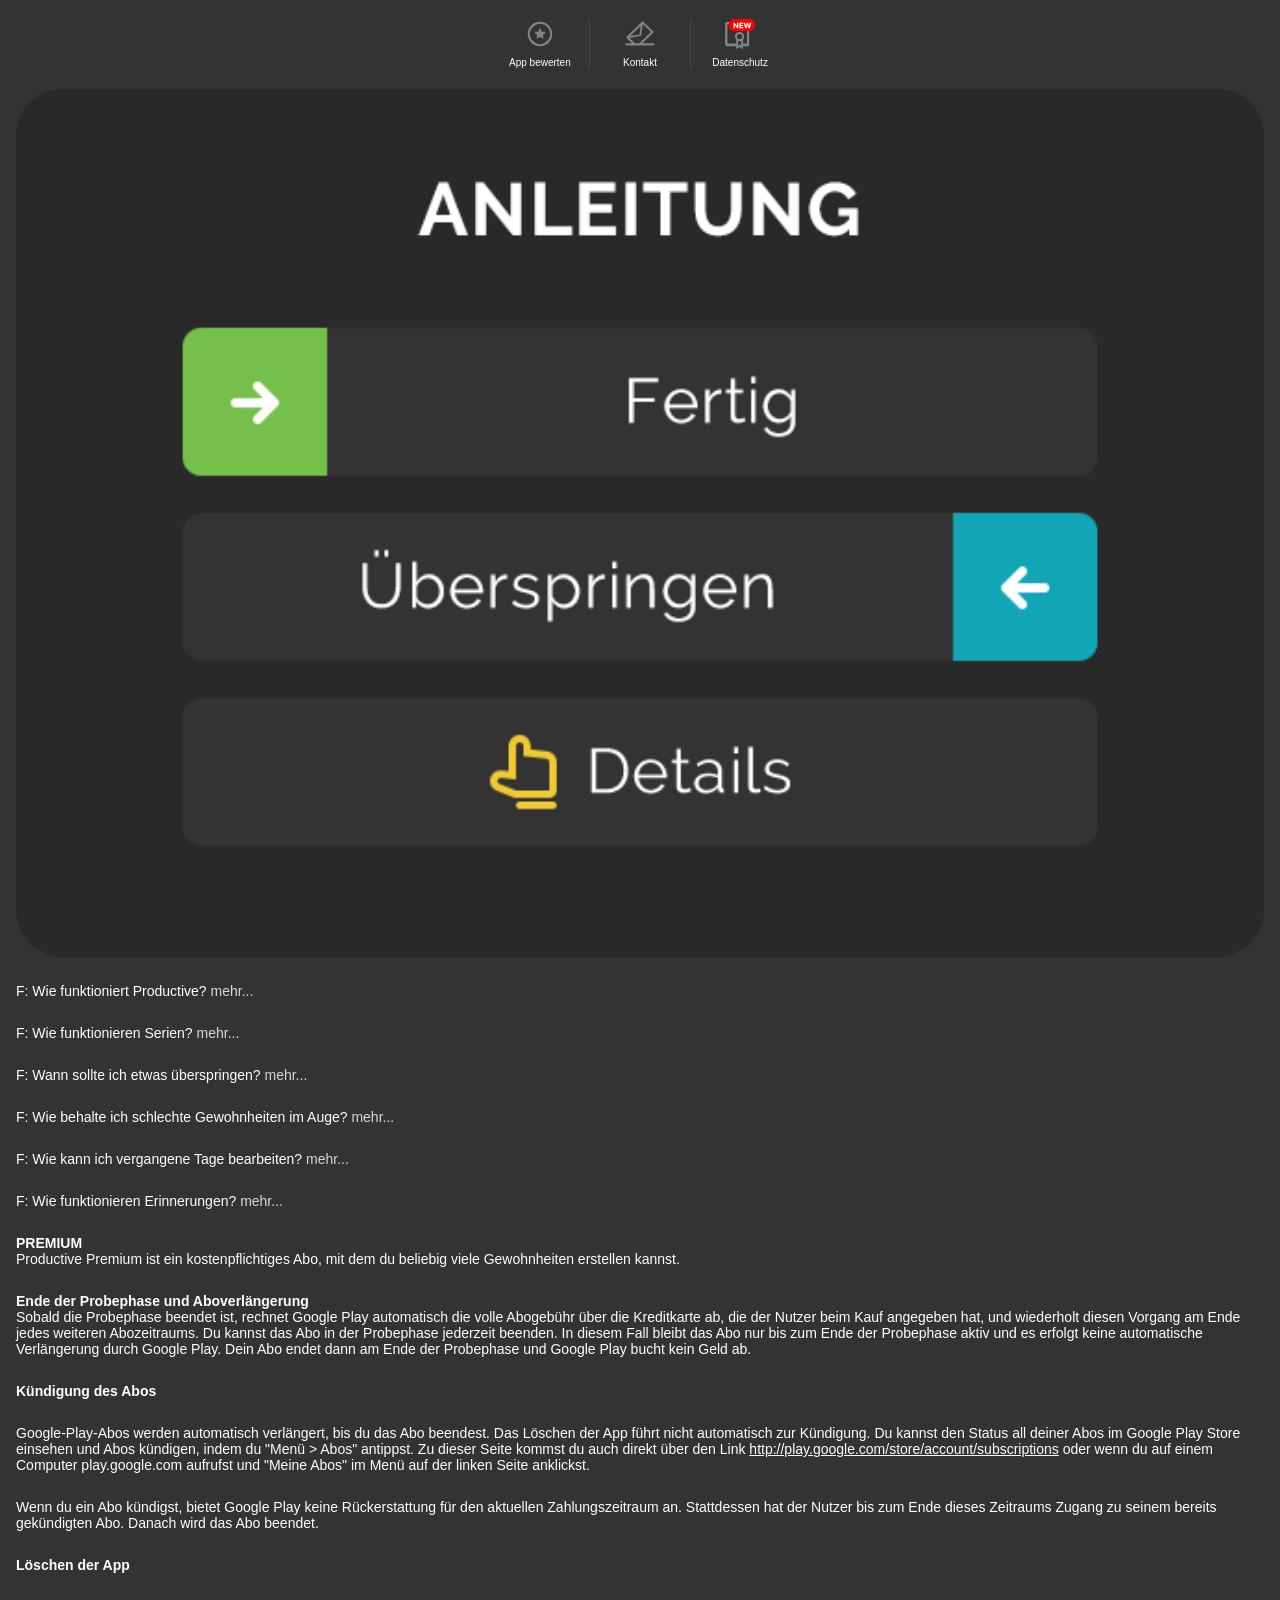
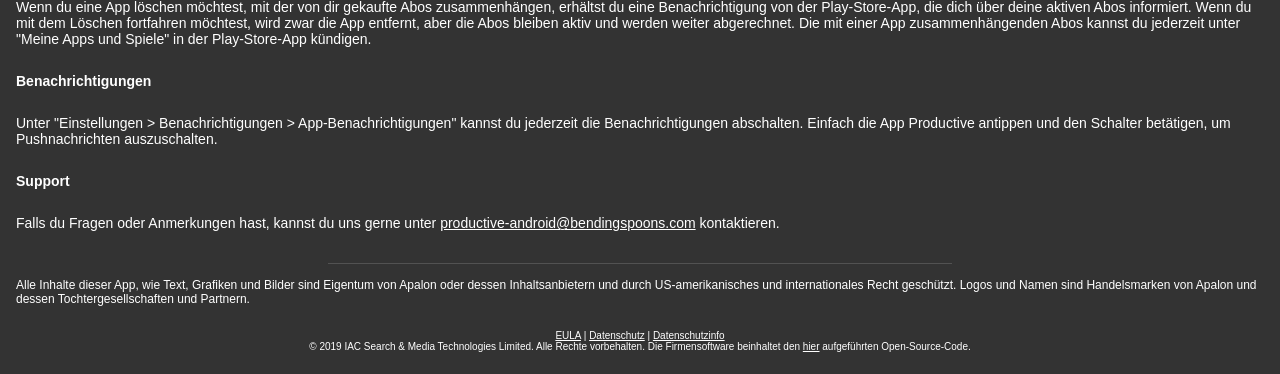
<file: assets/help_more/help_de.html>
<!DOCTYPE html PUBLIC "-//W3C//DTD XHTML 1.0 Transitional//EN" "undefined">
<html>
<head>
<meta http-equiv="content-type" content="text/html; charset=utf-8">
<style>
html,
body {
	background: #333333;
}
.block__gdpr {
    text-align:center;
    display: none;
    font-size:10px;
}
.block__gdpr a{
    color: #fff;
}
p {
	padding-bottom: 12px;
}

p.over .more {
	display: none;
}

.more,
.less {
	color: #d8d8d8;
}

p.b .text {
	display: none;
}

.hidden {
	display: none;
}

.visible {
	display: block;
}

.visible a {
	text-decoration: underline;
	color: #fff;
	cursor: pointer;
	margin-bottom: 5px;
	display: block;
}

.top_bl {
	overflow: hidden;
	display: table;
	padding: 11px 0 7px 0;
	width: 299px;
	max-width: 299px;
	margin: 0 auto;
	clear: both;
}

.top_bl .box {
	text-align: center;
	width: 74px;
	max-width: 74px;
	display: table-cell;
	overflow: hidden;
	font-size: 10px;
	font-weight: normal;
	font-family: SFUIDisplay-Bold, "SF UI Display Bold", SF-UI-Display-Bold, "SF UI Display-Bold", "SF UI Display", SFUIText-Bold, "SF UI Text Bold", SF-UI-Text-Bold, "SF UI Text-Bold", "SF UI Text", Helvetica, Arial, Sans-Serif;
}

.top_bl .box a {
	display: block;
	text-decoration: none;
	padding: 0 2px;
	color: #fff;
}

.top_bl .center {
	border-left: 1px solid #464646;
	border-right: 1px solid #464646;
}

.top_bl .box img {
	display: block;
	padding-bottom: 8px;
	margin: 0 auto;
}

.top_bl .right_bord {
	border-left: 1px solid #464646;
}

.svgback {
	fill: #848486;
}

.svgimg {
	width: 30px;
	height: 30px;
}

.top_bl .box svg {
	display: block;
	padding-bottom: 8px;
	margin: 0 auto;
}
</style>
<script>
	function hideblock(nbox){
		var elem = document.getElementById("box"+nbox);
			if (elem.className=="hidden"){
						elem.className="visible";
						document.getElementById("bottom").scrollIntoView(true);
					}
					else{
						elem.className="hidden";
						}
		}
</script>
<div style="padding:0px 8px 0px 8px; font-size: 14px; margin: 0 auto; font-family: HelveticaNeue-Light, HelveticaNeue, Helvetica, Arial, Sans-Serif; color: #fff;">
  <div class="top_bl">
    <div class="box"><a href="market://details?id=com.apalon.to.do.list"><svg id="layer_1" xmlns="http://www.w3.org/2000/svg" viewBox="0 0 76 76" class="svgimg">
      <path class="svgback" d="M49.9 32.6l-7.5-.6-2.8-7.1c-.5-1.3-2.4-1.3-2.9 0l-3 7.1-7.5.6c-1.4.1-2 1.9-.9 2.8l5.8 4.9-1.8 7.5c-.3 1.4 1.2 2.5 2.4 1.8l6.5-4.1 6.5 4.1c1.2.8 2.8-.3 2.4-1.8l-1.8-7.5 5.8-4.9c.8-.9.2-2.8-1.2-2.8zM38 7C20.9 7 7 20.9 7 38s13.9 31 31 31 31-13.9 31-31S55.1 7 38 7zm0 56.8c-13 0-25.8-12.7-25.8-25.8 0-12.8 12.1-25.8 25.8-25.8 13.7 0 25.8 12.1 25.8 25.8 0 13.2-12.7 25.8-25.8 25.8z"></path>
      </svg> App bewerten</a></div>
    <div class="box center"><a href="mailto:productive-android@bendingspoons.com?subject=Productive%20Android"><svg id="layer_1" xmlns="http://www.w3.org/2000/svg" viewBox="0 0 76 76" class="svgimg">
      <path class="svgback" d="M3.8 61.7h13.6L4.5 48.9c-1.2-1.2-1.2-3.1 0-4.3l38-37.2c1.2-1.2 3.2-1.2 4.4 0l24 23.5c1.2 1.2 1.2 3.1 0 4.3L43.7 61.7h27.9c1.6 0 3 .9 3 2.5S73.3 67 71.7 67h-68C2.1 67 .8 65.7.8 64.2c0-1.6 1.4-2.5 3-2.5zm10.1-19.2L37 39.2 39.6 18 13.9 42.5zm51.9-9.4L45.2 12.8l-4 28.2c-.1.6-.4 1.1-.9 1.5-.4.4-1 .7-1.6.8L11.6 48l14 13.7h10.5l29.7-28.6z"></path>
      </svg> Kontakt</a></div>
    <div class="box"><a href="https://www.apalon.com/privacy_policy.html"><svg xmlns="http://www.w3.org/2000/svg" class="svgimg" viewBox="0 0 71 71">
      <g fill="none" fill-rule="evenodd">
        <path class="svgback" fill-rule="nonzero" d="M53.9,7.2 L3.9,7.2 C2.6,7.2 0.3,9.6 0.3,10.9 L0.3,59.6 C0.3,60.9 2.5,64.2 3.7,64.2 L26.4,64.2 L26.4,68.4 C26.4,70.2 28.2,71.1 29.7,70 L34.4,66.3 L39.1,70 C40.6,71.1 42.2,70.2 42.2,68.4 L42.2,64.2 L53.9,64.2 C55.2,64.2 57.3,63 57.3,61.7 L57.3,10.8 C57.5,9.6 55.1,7.2 53.9,7.2 Z M38.2,63.3 L34.5,58.3 L34.5,60.4 L30.8,63.3 L30.8,51.8 C32,52.2 33.2,52.4 34.5,52.4 C35.8,52.4 37.1,52.2 38.2,51.8 L38.2,63.3 Z M34.5,47.9 C30.9,47.9 28.1,45.1 28.1,41.6 C28.1,38.1 31,35.3 34.5,35.3 C38,35.3 40.9,38.1 40.9,41.6 C40.9,45 38,47.9 34.5,47.9 Z M52,57.9 L42.4,57.9 L42.4,48.9 C44.1,47 45.5,44.3 45.5,41.6 C45.5,35.6 40.6,30.8 34.5,30.8 C28.4,30.8 23.5,35.7 23.5,41.6 C23.5,44.3 24.8,47 26.5,48.9 L26.5,57.9 L5.8,57.9 L5.8,12.7 L52,12.7 L52,57.9 Z M17.3,24.4 L40.5,24.4 C41.8,24.4 42.8,23.4 42.8,22.1 C42.8,20.8 41.8,19.8 40.5,19.8 L17.3,19.8 C16,19.8 15,20.8 15,22.1 C15,23.4 16,24.4 17.3,24.4 Z"/>
        <path fill="#F00" d="M22.3181818,0 L56.6818182,0 C64.5895316,-1.47106941e-15 71,6.49187113 71,14.5 C71,22.5081289 64.5895316,29 56.6818182,29 L22.3181818,29 C14.4104684,29 8,22.5081289 8,14.5 C8,6.49187113 14.4104684,1.47106941e-15 22.3181818,0 Z"/>
        <path fill="#FFF" d="M23.2495592,21.6272739 L20.1990666,21.6272739 L20.1990666,8.93057261 L22.8094881,8.93057261 L28.3003748,16.4462756 L28.4103925,16.4462756 L28.4103925,8.93057261 L31.4708867,8.93057261 L31.4708867,21.6272739 L28.8704668,21.6272739 L23.3695786,14.037158 L23.2495592,14.037158 L23.2495592,21.6272739 Z M43.3027972,19.1902514 L43.3027972,21.6272739 L34.1313163,21.6272739 L34.1313163,8.93057261 L43.3027972,8.93057261 L43.3027972,11.3675951 L37.4018444,11.3675951 L37.4018444,14.1115709 L42.9327374,14.1115709 L42.9327374,16.3625611 L37.4018444,16.3625611 L37.4018444,19.1902514 L43.3027972,19.1902514 Z M50.8640181,21.6272739 L47.7835207,21.6272739 L44.2829554,8.93057261 L47.7435142,8.93057261 L49.5238017,17.4415482 L49.6638243,17.4415482 L51.8941844,8.93057261 L54.5946205,8.93057261 L56.8249806,17.4415482 L56.9750048,17.4415482 L58.7352891,8.93057261 L62.1958478,8.93057261 L58.6952826,21.6272739 L55.6147852,21.6272739 L53.3044121,13.5627757 L53.1843928,13.5627757 L50.8640181,21.6272739 Z"/>
      </g>
      </svg> Datenschutz</a></div>
  </div>
  <p><img alt="" src="de.png" style="width: 100%;" /></p>
  <p class="b" onclick="if(this.className=='b'){this.className='over'} else {this.className='b'};"><strong style="color:#fff; font-weight:normal;">F: Wie funktioniert Productive?</strong> <span class="more">mehr...</span> <span class="text"><span class="less">weniger...</span><br />
    <strong style="color:#fff; font-weight:normal;">A:</strong> Productive unterstützt dich dabei, Gewohnheiten zu entwickeln. Du kannst deine Zeit planen, deine Fortschritte verfolgen und Erfolge feiern.<br />
    Auf dem Bildschirm &quot;Heute&quot; siehst du die geplanten Gewohnheiten für den aktuellen Tag und den aktuellen Tagesabschnitt.<br /> 
Durch Wischen nach rechts markierst du Gewohnheiten als fertig. Wenn du alle anstehenden Gewohnheiten eines Tages auf fertig gesetzt hast, hast du einen perfekten Tag erreicht. Eine Serie von perfekten Tagen zu schaffen kann dich motivieren und dein Leben Stück für Stück besser machen.</span></p>
  <p class="b" onclick="if(this.className=='b'){this.className='over'} else {this.className='b'};"><strong style="color:#fff; font-weight:normal;">F: Wie funktionieren Serien?</strong> <span class="more">mehr...</span> <span class="text"><span class="less">weniger...</span><br />
    <strong style="color:#fff; font-weight:normal;">A:</strong> Immer wenn du eine Gewohnheit rechtzeitig als fertig markierst, verlängert sich die Serie für diese Gewohnheit. Wenn du eine Gewohnheit überspringst, wird die Serie nicht unterbrochen, aber auch nicht verlängert. Wenn du eine Gewohnheit verpasst (also weder als fertig noch als übersprungen markierst), wird die Serie unterbrochen.<br />
Wenn eine Gewohnheit für den Morgen und den Abend geplant ist, muss sie zweimal abgearbeitet werden, damit die Serie weitergeht.<br />
Unter &quot;Statistik&quot; siehst du, wie deine Serien wachsen, wenn du alle für einen Tag geplanten Gewohnheiten als fertig markierst und einen perfekten Tag schaffst.</span></p>
  <p class="b" onclick="if(this.className=='b'){this.className='over'} else {this.className='b'};"><strong style="color:#fff; font-weight:normal;">F: Wann sollte ich etwas überspringen?</strong> <span class="more">mehr...</span> <span class="text"><span class="less">weniger...</span><br />
    <strong style="color:#fff; font-weight:normal;">A:</strong> Überspringen solltest du eine Gewohnheit nur aus guten Gründen, z. B. wenn du den Müll nicht rausbringen kannst, weil du im Urlaub bist. Durch das Überspringen wird zwar die Serie nicht unterbrochen, aber du erreichst keinen perfekten Tag.<br />
Wenn eine Gewohnheit für einen bestimmten Tag geplant ist und du sie nicht als fertig oder übersprungen markierst, wird sie automatisch auf verpasst gesetzt. Verpasste Gewohnheiten beenden deine Serie und führen dazu, dass die Meldung &quot;Überfällig&quot; angezeigt wird, wenn die Gewohnheit das nächste Mal ansteht.<br />
Wöchentliche und monatliche Gewohnheiten müssen an den Tagen, an denen du sie nicht erledigst, nicht übersprungen werden.</span></p>


  <p class="b" onclick="if(this.className=='b'){this.className='over'} else {this.className='b'};"><strong style="color:#fff; font-weight:normal;"> F: Wie behalte ich schlechte Gewohnheiten im Auge?</strong> <span class="more">mehr...</span> <span class="text"><span class="less">weniger...</span><br />
    <strong style="color:#fff; font-weight:normal;">A:</strong> A: Schlechte Gewohnheiten kannst du genau wie gute nachverfolgen.<br />
Nehmen wir an, du möchtest nicht mehr als zwei Tage in der Woche Junkfood essen. Dann kannst du einfach die Gewohnheit &quot;Kein Junkfood&quot; für fünf Tage in der Woche ansetzen und sie dann an den Tagen, an denen du darauf verzichtest, als fertig markieren.</span></p>
 
  <p class="b" onclick="if(this.className=='b'){this.className='over'} else {this.className='b'};"><strong style="color:#fff; font-weight:normal;">F: Wie kann ich vergangene Tage bearbeiten?</strong> <span class="more">mehr...</span> <span class="text"><span class="less">weniger...</span><br />
    <strong style="color:#fff; font-weight:normal;">A:</strong> Du kannst dir vergangene Tage anzeigen lassen, indem du auf dem Bildschirm &quot;Heute&quot; oben auf das Datum tippst, den Kalender unter &quot;Statistik&quot; benutzt oder die Details einer Gewohnheit aufrufst, indem du sie antippst.<br />
Denk daran, dass du eine Gewohnheit nur unter dem Tag bearbeiten kannst, an dem sie erstellt wurde.</span></p>
  
  <p class="b" onclick="if(this.className=='b'){this.className='over'} else {this.className='b'};"><strong style="color:#fff; font-weight:normal;">F: Wie funktionieren Erinnerungen?</strong> <span class="more">mehr...</span> <span class="text"><span class="less">weniger...</span><br />
    <strong style="color:#fff; font-weight:normal;">A:</strong> Unter &quot;Menü &gt; Erinnerungen&quot; kannst du allgemeine Erinnerungen für jeden Tagesabschnitt und eine Zusammenfassung für das Ende des Tages einstellen.<br />
Außerdem kannst du für einzelne Gewohnheiten zeitlich festgelegte Erinnerungen einstellen. Diese Erinnerungen werden nur an den Tagen gesendet, für die diese Gewohnheit angesetzt ist, und nur wenn du sie nicht bereits als fertig oder übersprungen markiert hast.</span></p>

  <p><strong>PREMIUM</strong><br />
    Productive Premium ist ein kostenpflichtiges Abo, mit dem du beliebig viele Gewohnheiten erstellen kannst.</p>
  <p><strong>Ende der Probephase und Aboverlängerung</strong><br />
  Sobald die Probephase beendet ist, rechnet Google Play automatisch die volle Abogebühr über die Kreditkarte ab, die der Nutzer beim Kauf angegeben hat, und wiederholt diesen Vorgang am Ende jedes weiteren Abozeitraums. Du kannst das Abo in der Probephase jederzeit beenden. In diesem Fall bleibt das Abo nur bis zum Ende der Probephase aktiv und es erfolgt keine automatische Verlängerung durch Google Play. Dein Abo endet dann am Ende der Probephase und Google Play bucht kein Geld ab.</p>
  

  <p><strong>Kündigung des Abos</strong></p>
  <p>Google-Play-Abos werden automatisch verlängert, bis du das Abo beendest. Das Löschen der App führt nicht automatisch zur Kündigung. Du kannst den Status all deiner Abos im Google Play Store einsehen und Abos kündigen, indem du &quot;Menü &gt; Abos&quot; antippst. Zu dieser Seite kommst du auch direkt über den Link <a href="https://play.google.com/store/account/subscriptions" style="color:#fff;">http://play.google.com/store/account/subscriptions</a> oder wenn du auf einem Computer play.google.com aufrufst und &quot;Meine Abos&quot; im Menü auf der linken Seite anklickst.</p>
  <p>Wenn du ein Abo kündigst, bietet Google Play keine Rückerstattung für den aktuellen Zahlungszeitraum an. Stattdessen hat der Nutzer bis zum Ende dieses Zeitraums Zugang zu seinem bereits gekündigten Abo. Danach wird das Abo beendet.</p>
  <p><strong>Löschen der App</strong></p>
  <p>Wenn du eine App löschen möchtest, mit der von dir gekaufte Abos zusammenhängen, erhältst du eine Benachrichtigung von der Play-Store-App, die dich über deine aktiven Abos informiert. Wenn du mit dem Löschen fortfahren möchtest, wird zwar die App entfernt, aber die Abos bleiben aktiv und werden weiter abgerechnet. Die mit einer App zusammenhängenden Abos kannst du jederzeit unter &quot;Meine Apps und Spiele&quot; in der Play-Store-App kündigen.</p>
  <p class="hdr"><strong>Benachrichtigungen</strong></p>
  <p>Unter &quot;Einstellungen &gt; Benachrichtigungen &gt; App-Benachrichtigungen&quot; kannst du jederzeit die Benachrichtigungen abschalten. Einfach die App Productive antippen und den Schalter betätigen, um Pushnachrichten auszuschalten.</p>
  <p class="hdr"><strong>Support</strong></p>
  <p>Falls du Fragen oder Anmerkungen hast, kannst du uns gerne unter <a href="mailto:productive-android@bendingspoons.com?subject=Productive%20Android" style="color: #fff; text-decoration: underline;">productive-android@bendingspoons.com</a> kontaktieren.</p>

<div style="height:2px; border-top:1px solid #ccc; width:50%; margin:20px auto 0;opacity:0.2">&nbsp;</div>

<p style="font-size:12px">Alle Inhalte dieser App, wie Text, Grafiken und Bilder sind Eigentum von Apalon oder dessen Inhaltsanbietern und durch US-amerikanisches und internationales Recht gesch&uuml;tzt. Logos und Namen sind Handelsmarken von Apalon und dessen Tochtergesellschaften und Partnern.</p>

<p id="bottom" style="font-size:10px; text-align:center;"><a href="https://www.apalon.com/terms_of_use.html" style="color:#fff;">EULA</a> | <a href="https://www.apalon.com/privacy_policy.html" style="color:#fff;">Datenschutz</a> | <a href="https://www.apalon.com/privacy_policy.html#4" style="color:#fff;">Datenschutzinfo</a><br />
<span class="block__gdpr"><a href="screen://gdpr.me">Personalize Your Ad Experience</a> </span> &copy; 2019 IAC Search &amp; Media Technologies Limited. Alle Rechte vorbehalten. Die Firmensoftware beinhaltet den <a href="https://www.apalon.com/components/os/android/free/productive.html" style="color:#fff;">hier</a> aufgef&uuml;hrten Open-Source-Code.</p>
</div>
<script type="text/javascript">
    function showGdpr(param){
      var elem = document.getElementsByClassName('block__gdpr')[0];
      elem.style.display="block";
      var elemUrl = elem.querySelector('A');
		if (param) elemUrl.setAttribute('href', param);
    }
  </script>
</body>
</html>
</file>
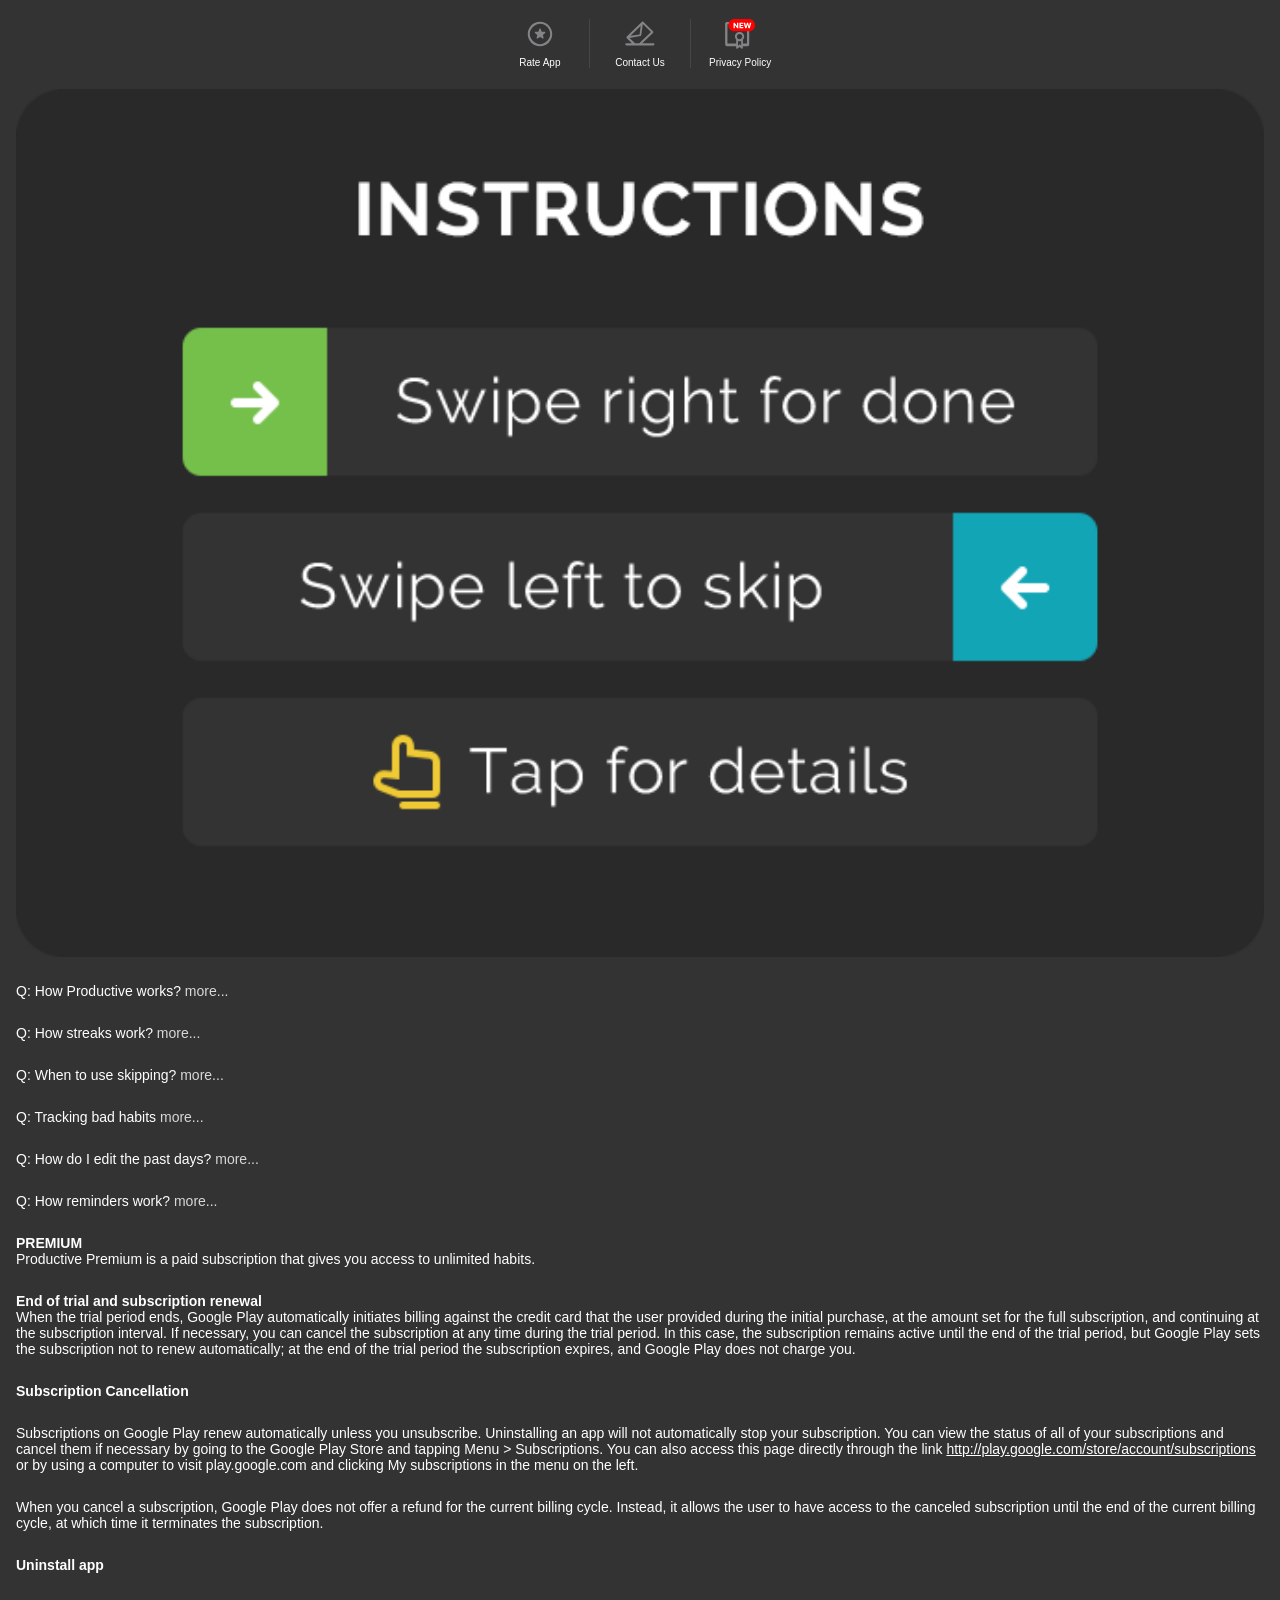
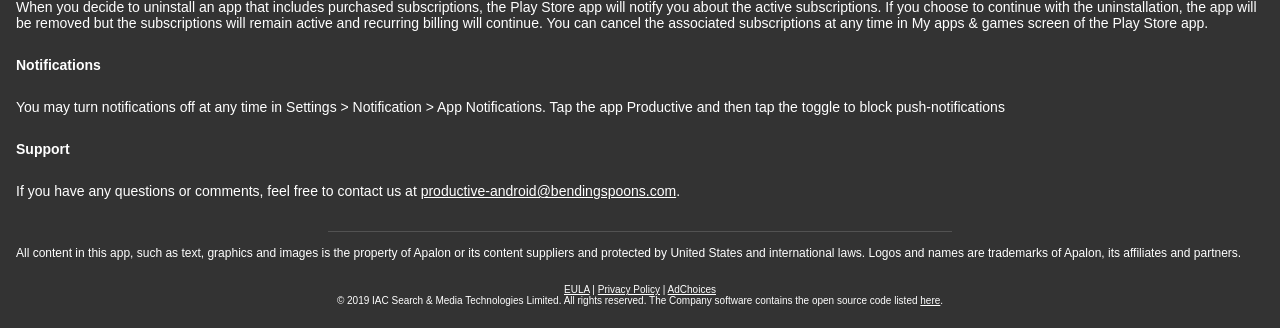
<file: assets/help_more/help_en.html>
<!DOCTYPE html PUBLIC "-//W3C//DTD XHTML 1.0 Transitional//EN" "undefined">
<html>
<head>
<meta http-equiv="content-type" content="text/html; charset=utf-8">
<style>
html,
body {
	background: #333333;
}
.block__gdpr {
    text-align:center;
    display: none;
    font-size:10px;
}
.block__gdpr a{
    color: #fff;
}
p {
	padding-bottom: 12px;
}

p.over .more {
	display: none;
}

.more,
.less {
	color: #d8d8d8;
}

p.b .text {
	display: none;
}

.hidden {
	display: none;
}

.visible {
	display: block;
}

.visible a {
	text-decoration: underline;
	color: #fff;
	cursor: pointer;
	margin-bottom: 5px;
	display: block;
}

.top_bl {
	overflow: hidden;
	display: table;
	padding: 11px 0 7px 0;
	width: 299px;
	max-width: 299px;
	margin: 0 auto;
	clear: both;
}

.top_bl .box {
	text-align: center;
	width: 74px;
	max-width: 74px;
	display: table-cell;
	overflow: hidden;
	font-size: 10px;
	font-weight: normal;
	font-family: SFUIDisplay-Bold, "SF UI Display Bold", SF-UI-Display-Bold, "SF UI Display-Bold", "SF UI Display", SFUIText-Bold, "SF UI Text Bold", SF-UI-Text-Bold, "SF UI Text-Bold", "SF UI Text", Helvetica, Arial, Sans-Serif;
}

.top_bl .box a {
	display: block;
	text-decoration: none;
	padding: 0 2px;
	color: #fff;
}

.top_bl .center {
	border-left: 1px solid #464646;
	border-right: 1px solid #464646;
}

.top_bl .box img {
	display: block;
	padding-bottom: 8px;
	margin: 0 auto;
}

.top_bl .right_bord {
	border-left: 1px solid #464646;
}

.svgback {
	fill: #848486;
}

.svgimg {
	width: 30px;
	height: 30px;
}

.top_bl .box svg {
	display: block;
	padding-bottom: 8px;
	margin: 0 auto;
}
</style>
<script>
	function hideblock(nbox){
		var elem = document.getElementById("box"+nbox);
			if (elem.className=="hidden"){
						elem.className="visible";
						document.getElementById("bottom").scrollIntoView(true);
					}
					else{
						elem.className="hidden";
						}
		}
</script>
<div style="padding:0px 8px 0px 8px; font-size: 14px; margin: 0 auto; font-family: HelveticaNeue-Light, HelveticaNeue, Helvetica, Arial, Sans-Serif; color: #fff;">
  <div class="top_bl">
    <div class="box"><a href="market://details?id=com.apalon.to.do.list"><svg id="layer_1" xmlns="http://www.w3.org/2000/svg" viewBox="0 0 76 76" class="svgimg">
      <path class="svgback" d="M49.9 32.6l-7.5-.6-2.8-7.1c-.5-1.3-2.4-1.3-2.9 0l-3 7.1-7.5.6c-1.4.1-2 1.9-.9 2.8l5.8 4.9-1.8 7.5c-.3 1.4 1.2 2.5 2.4 1.8l6.5-4.1 6.5 4.1c1.2.8 2.8-.3 2.4-1.8l-1.8-7.5 5.8-4.9c.8-.9.2-2.8-1.2-2.8zM38 7C20.9 7 7 20.9 7 38s13.9 31 31 31 31-13.9 31-31S55.1 7 38 7zm0 56.8c-13 0-25.8-12.7-25.8-25.8 0-12.8 12.1-25.8 25.8-25.8 13.7 0 25.8 12.1 25.8 25.8 0 13.2-12.7 25.8-25.8 25.8z"></path>
      </svg> Rate App</a></div>
    <div class="box center"><a href="mailto:productive-android@bendingspoons.com?subject=Productive%20Android"><svg id="layer_1" xmlns="http://www.w3.org/2000/svg" viewBox="0 0 76 76" class="svgimg">
      <path class="svgback" d="M3.8 61.7h13.6L4.5 48.9c-1.2-1.2-1.2-3.1 0-4.3l38-37.2c1.2-1.2 3.2-1.2 4.4 0l24 23.5c1.2 1.2 1.2 3.1 0 4.3L43.7 61.7h27.9c1.6 0 3 .9 3 2.5S73.3 67 71.7 67h-68C2.1 67 .8 65.7.8 64.2c0-1.6 1.4-2.5 3-2.5zm10.1-19.2L37 39.2 39.6 18 13.9 42.5zm51.9-9.4L45.2 12.8l-4 28.2c-.1.6-.4 1.1-.9 1.5-.4.4-1 .7-1.6.8L11.6 48l14 13.7h10.5l29.7-28.6z"></path>
      </svg> Contact Us</a></div>
    <div class="box"><a href="https://www.apalon.com/privacy_policy.html"><svg xmlns="http://www.w3.org/2000/svg" class="svgimg" viewBox="0 0 71 71">
      <g fill="none" fill-rule="evenodd">
        <path class="svgback" fill-rule="nonzero" d="M53.9,7.2 L3.9,7.2 C2.6,7.2 0.3,9.6 0.3,10.9 L0.3,59.6 C0.3,60.9 2.5,64.2 3.7,64.2 L26.4,64.2 L26.4,68.4 C26.4,70.2 28.2,71.1 29.7,70 L34.4,66.3 L39.1,70 C40.6,71.1 42.2,70.2 42.2,68.4 L42.2,64.2 L53.9,64.2 C55.2,64.2 57.3,63 57.3,61.7 L57.3,10.8 C57.5,9.6 55.1,7.2 53.9,7.2 Z M38.2,63.3 L34.5,58.3 L34.5,60.4 L30.8,63.3 L30.8,51.8 C32,52.2 33.2,52.4 34.5,52.4 C35.8,52.4 37.1,52.2 38.2,51.8 L38.2,63.3 Z M34.5,47.9 C30.9,47.9 28.1,45.1 28.1,41.6 C28.1,38.1 31,35.3 34.5,35.3 C38,35.3 40.9,38.1 40.9,41.6 C40.9,45 38,47.9 34.5,47.9 Z M52,57.9 L42.4,57.9 L42.4,48.9 C44.1,47 45.5,44.3 45.5,41.6 C45.5,35.6 40.6,30.8 34.5,30.8 C28.4,30.8 23.5,35.7 23.5,41.6 C23.5,44.3 24.8,47 26.5,48.9 L26.5,57.9 L5.8,57.9 L5.8,12.7 L52,12.7 L52,57.9 Z M17.3,24.4 L40.5,24.4 C41.8,24.4 42.8,23.4 42.8,22.1 C42.8,20.8 41.8,19.8 40.5,19.8 L17.3,19.8 C16,19.8 15,20.8 15,22.1 C15,23.4 16,24.4 17.3,24.4 Z"/>
        <path fill="#F00" d="M22.3181818,0 L56.6818182,0 C64.5895316,-1.47106941e-15 71,6.49187113 71,14.5 C71,22.5081289 64.5895316,29 56.6818182,29 L22.3181818,29 C14.4104684,29 8,22.5081289 8,14.5 C8,6.49187113 14.4104684,1.47106941e-15 22.3181818,0 Z"/>
        <path fill="#FFF" d="M23.2495592,21.6272739 L20.1990666,21.6272739 L20.1990666,8.93057261 L22.8094881,8.93057261 L28.3003748,16.4462756 L28.4103925,16.4462756 L28.4103925,8.93057261 L31.4708867,8.93057261 L31.4708867,21.6272739 L28.8704668,21.6272739 L23.3695786,14.037158 L23.2495592,14.037158 L23.2495592,21.6272739 Z M43.3027972,19.1902514 L43.3027972,21.6272739 L34.1313163,21.6272739 L34.1313163,8.93057261 L43.3027972,8.93057261 L43.3027972,11.3675951 L37.4018444,11.3675951 L37.4018444,14.1115709 L42.9327374,14.1115709 L42.9327374,16.3625611 L37.4018444,16.3625611 L37.4018444,19.1902514 L43.3027972,19.1902514 Z M50.8640181,21.6272739 L47.7835207,21.6272739 L44.2829554,8.93057261 L47.7435142,8.93057261 L49.5238017,17.4415482 L49.6638243,17.4415482 L51.8941844,8.93057261 L54.5946205,8.93057261 L56.8249806,17.4415482 L56.9750048,17.4415482 L58.7352891,8.93057261 L62.1958478,8.93057261 L58.6952826,21.6272739 L55.6147852,21.6272739 L53.3044121,13.5627757 L53.1843928,13.5627757 L50.8640181,21.6272739 Z"/>
      </g>
      </svg> Privacy Policy</a></div>
  </div>
  <p><img alt="" src="en.png" style="width: 100%;" /></p>
  <p class="b" onclick="if(this.className=='b'){this.className='over'} else {this.className='b'};"><strong style="color:#fff; font-weight:normal;">Q: How Productive works?</strong> <span class="more">more...</span> <span class="text"><span class="less">less...</span><br />
    <strong style="color:#fff; font-weight:normal;">A:</strong> Productive helps you build habits. Plan your days, track what you have and haven't done each day, and celebrate great results.<br />
    On the &quot;Today&quot; screen, you can see the habits planned for today and the current part of the day.<br /> 
Swipe right to mark your habits as &quot;done&quot;. Mark all the day's habits that are due as &quot;done&quot; to get a &quot;perfect&quot; day. Building up streaks of &quot;perfect&quot; days will keep you motivated and one step closer to a better life.</span></p>
  <p class="b" onclick="if(this.className=='b'){this.className='over'} else {this.className='b'};"><strong style="color:#fff; font-weight:normal;">Q: How streaks work?</strong> <span class="more">more...</span> <span class="text"><span class="less">less...</span><br />
    <strong style="color:#fff; font-weight:normal;">A:</strong> Each time you mark a habit as &quot;done&quot; without missing it, your streak for that habit goes up. Skipping a habit will not break your streak, though won't increase it either. If you miss a habit (i.e. you don't mark it as &quot;done&quot; or &quot;skipped&quot;), this will break your streak.<br />
If a habit is scheduled for both morning and evening you need to complete it both to get a streak count.<br />
Mark all due habits for the day as &quot;done&quot;, get a &quot;perfect&quot; day and watch your streaks grow in Statistics.</span></p>
  <p class="b" onclick="if(this.className=='b'){this.className='over'} else {this.className='b'};"><strong style="color:#fff; font-weight:normal;">Q: When to use skipping?</strong> <span class="more">more...</span> <span class="text"><span class="less">less...</span><br />
    <strong style="color:#fff; font-weight:normal;">A:</strong> You should only skip a habit for a good reason, e.g. you can't put the bin out while on vacation. Skipping doesn't break your streak, but it will prevent you from getting a perfect day.<br />
If a habit is due on a particular day and you don't mark it as &quot;done&quot; or &quot;skipped&quot;, it is automatically marked as &quot;missed&quot;. Missed habits break your streak, and result in an &quot;overdue&quot; message the next time the habit is due.<br />
There is no need to skip weekly or monthly habit on the days that you don't do it.</span></p>


  <p class="b" onclick="if(this.className=='b'){this.className='over'} else {this.className='b'};"><strong style="color:#fff; font-weight:normal;">Q: Tracking bad habits</strong> <span class="more">more...</span> <span class="text"><span class="less">less...</span><br />
    <strong style="color:#fff; font-weight:normal;">A:</strong> Bad habits can be tracked just like good habits.<br />
Let's say you wanted to limit junk food to two days a week. Just add a five-times-a-week habit for &quot;No junk food&quot;, and then mark it as 'done' on the days when you don't eat junk food.</span></p>
 
  <p class="b" onclick="if(this.className=='b'){this.className='over'} else {this.className='b'};"><strong style="color:#fff; font-weight:normal;">Q: How do I edit the past days?</strong> <span class="more">more...</span> <span class="text"><span class="less">less...</span><br />
    <strong style="color:#fff; font-weight:normal;">A:</strong> You can bring up past days by tapping on the date at the top of &quot;Today&quot; screen, use the calendar in Statistics or habit details (by tapping a habit).<br />
Keep in mind: You can only edit habits from the day they were created.</span></p>
  
  <p class="b" onclick="if(this.className=='b'){this.className='over'} else {this.className='b'};"><strong style="color:#fff; font-weight:normal;">Q: How reminders work?</strong> <span class="more">more...</span> <span class="text"><span class="less">less...</span><br />
    <strong style="color:#fff; font-weight:normal;">A:</strong> You can set general reminders in Menu-&gt;Reminders to get a plan for each part of the day and a summary at the end of the day.<br />
You can also add timed reminders for individual habits. These reminders will only be sent on days when the habit appears on your list, and if you haven't already marked it as &quot;done&quot; or &quot;skipped&quot;.</span></p>

  <p><strong>PREMIUM</strong><br />
    Productive Premium is a paid subscription that gives you access to unlimited habits.</p>
  <p><strong>End of trial and subscription renewal</strong><br />
  When the trial period ends, Google Play automatically initiates billing against the credit card that the user provided during the initial purchase, at the amount set for the full subscription, and continuing at the subscription interval. If necessary, you can cancel the subscription at any time during the trial period. In this case, the subscription remains active until the end of the trial period, but Google Play sets the subscription not to renew automatically; at the end of the trial period the subscription expires, and Google Play does not charge you.</p>
  

  <p><strong>Subscription Cancellation</strong></p>
  <p>Subscriptions on Google Play renew automatically unless you unsubscribe. Uninstalling an app will not automatically stop your subscription. You can view the status of all of your subscriptions and cancel them if necessary by going to the Google Play Store and tapping Menu &gt; Subscriptions. You can also access this page directly through the link <a href="https://play.google.com/store/account/subscriptions" style="color:#fff;">http://play.google.com/store/account/subscriptions</a> or by using a computer to visit play.google.com and clicking My subscriptions in the menu on the left.</p>
  <p>When you cancel a subscription, Google Play does not offer a refund for the current billing cycle. Instead, it allows the user to have access to the canceled subscription until the end of the current billing cycle, at which time it terminates the subscription.</p>
  <p><strong>Uninstall app</strong></p>
  <p>When you decide to uninstall an app that includes purchased subscriptions, the Play Store app will notify you about the active subscriptions. If you choose to continue with the uninstallation, the app will be removed but the subscriptions will remain active and recurring billing will continue. You can cancel the associated subscriptions at any time in My apps &amp; games screen of the Play Store app.</p>
  <p class="hdr"><strong>Notifications</strong></p>
  <p>You may turn notifications off at any time in Settings &gt; Notification &gt; App Notifications. Tap the app Productive and then tap the toggle to block push-notifications</p>
  <p class="hdr"><strong>Support</strong></p>
  <p>If you have any questions or comments, feel free to contact us at <a href="mailto:productive-android@bendingspoons.com?subject=Productive%20Android" style="color: #fff; text-decoration: underline;">productive-android@bendingspoons.com</a>.</p>
  <div style="height:2px; border-top:1px solid #ccc; width:50%; margin:20px auto 0;opacity:0.2">&nbsp;</div>
  <p style="font-size:12px">All content in this app, such as text, graphics and images is the property of Apalon or its content suppliers and protected by United States and international laws. Logos and names are trademarks of Apalon, its affiliates and partners.</p>
  <p id="bottom" style="font-size:10px; text-align:center;"><a href="https://www.apalon.com/terms_of_use.html" style="color:#fff;">EULA</a> | <a href="https://www.apalon.com/privacy_policy.html" style="color:#fff;">Privacy Policy</a> | <a href="https://www.apalon.com/privacy_policy.html#4" style="color:#fff;">AdChoices</a><br />
    <span class="block__gdpr"><a href="screen://gdpr.me">Personalize Your Ad Experience</a> </span> &copy; 2019 IAC Search &amp; Media Technologies Limited. All rights reserved. The Company software contains the open source code listed <a href="https://www.apalon.com/components/os/android/free/productive.html" style="color:#fff;">here</a>.</p>
</div>
<script type="text/javascript">
    function showGdpr(param){
      var elem = document.getElementsByClassName('block__gdpr')[0];
      elem.style.display="block";
      var elemUrl = elem.querySelector('A');
		if (param) elemUrl.setAttribute('href', param);
    }
  </script>
</body>
</html>
</file>
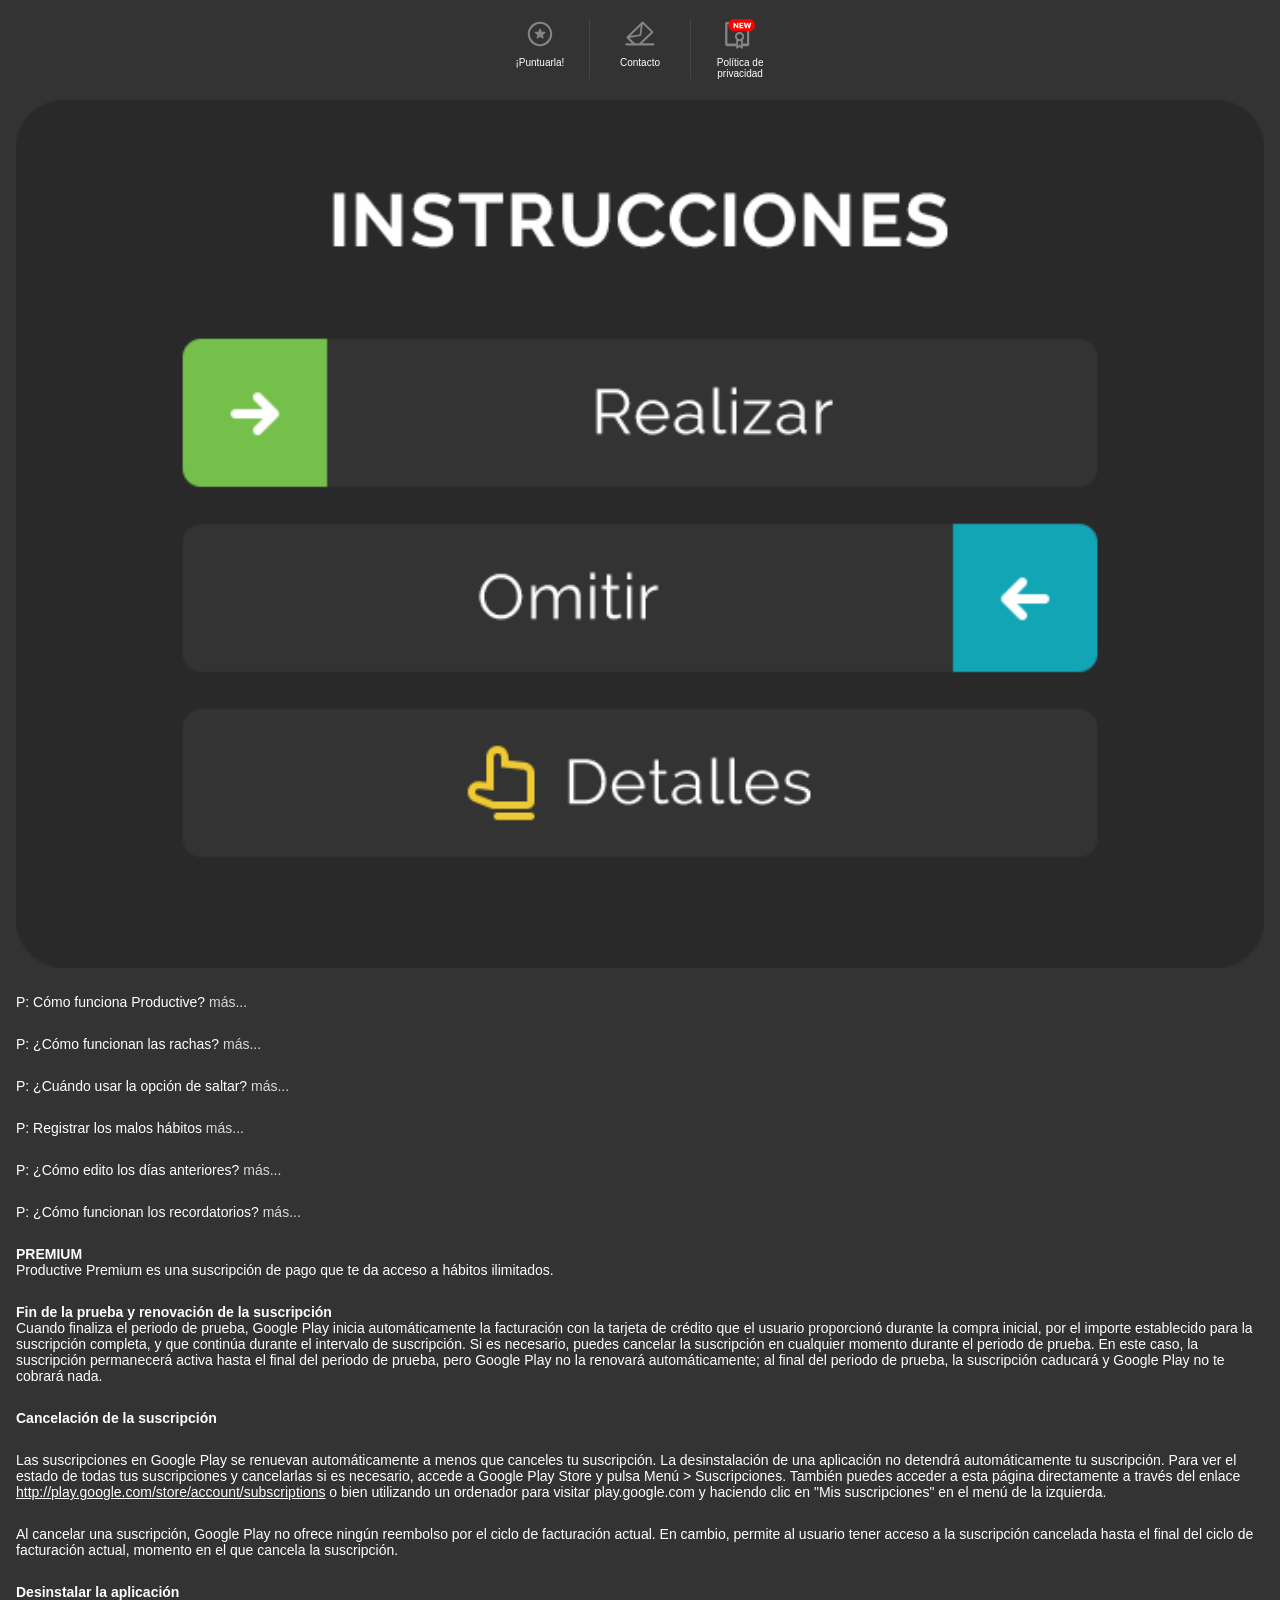
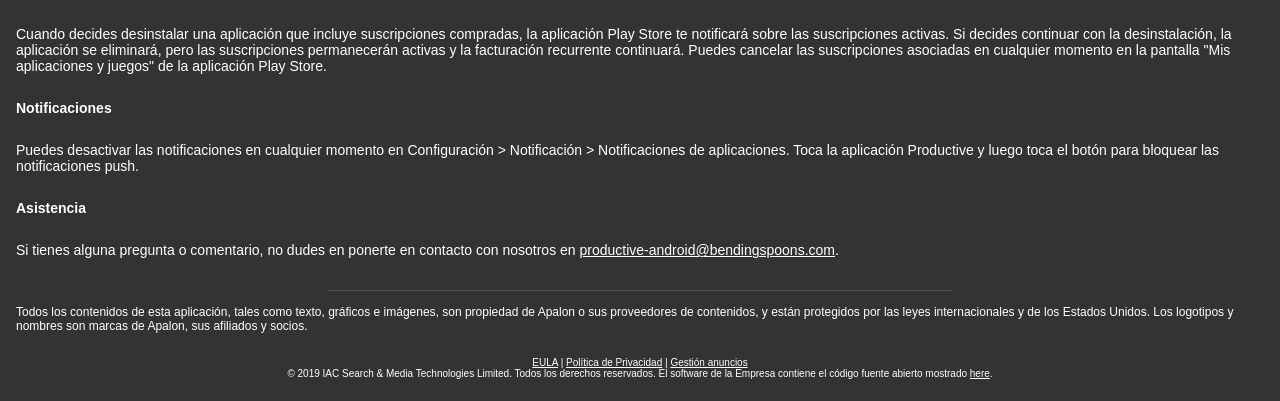
<file: assets/help_more/help_es.html>
<!DOCTYPE html PUBLIC "-//W3C//DTD XHTML 1.0 Transitional//EN" "undefined">
<html>
<head>
<meta http-equiv="content-type" content="text/html; charset=utf-8">
<style>
html,
body {
	background: #333333;
}
.block__gdpr {
    text-align:center;
    display: none;
    font-size:10px;
}
.block__gdpr a{
    color: #fff;
}
p {
	padding-bottom: 12px;
}

p.over .more {
	display: none;
}

.more,
.less {
	color: #d8d8d8;
}

p.b .text {
	display: none;
}

.hidden {
	display: none;
}

.visible {
	display: block;
}

.visible a {
	text-decoration: underline;
	color: #fff;
	cursor: pointer;
	margin-bottom: 5px;
	display: block;
}

.top_bl {
	overflow: hidden;
	display: table;
	padding: 11px 0 7px 0;
	width: 299px;
	max-width: 299px;
	margin: 0 auto;
	clear: both;
}

.top_bl .box {
	text-align: center;
	width: 74px;
	max-width: 74px;
	display: table-cell;
	overflow: hidden;
	font-size: 10px;
	font-weight: normal;
	font-family: SFUIDisplay-Bold, "SF UI Display Bold", SF-UI-Display-Bold, "SF UI Display-Bold", "SF UI Display", SFUIText-Bold, "SF UI Text Bold", SF-UI-Text-Bold, "SF UI Text-Bold", "SF UI Text", Helvetica, Arial, Sans-Serif;
}

.top_bl .box a {
	display: block;
	text-decoration: none;
	padding: 0 2px;
	color: #fff;
}

.top_bl .center {
	border-left: 1px solid #464646;
	border-right: 1px solid #464646;
}

.top_bl .box img {
	display: block;
	padding-bottom: 8px;
	margin: 0 auto;
}

.top_bl .right_bord {
	border-left: 1px solid #464646;
}

.svgback {
	fill: #848486;
}

.svgimg {
	width: 30px;
	height: 30px;
}

.top_bl .box svg {
	display: block;
	padding-bottom: 8px;
	margin: 0 auto;
}
</style>
<script>
	function hideblock(nbox){
		var elem = document.getElementById("box"+nbox);
			if (elem.className=="hidden"){
						elem.className="visible";
						document.getElementById("bottom").scrollIntoView(true);
					}
					else{
						elem.className="hidden";
						}
		}
</script>
<div style="padding:0px 8px 0px 8px; font-size: 14px; margin: 0 auto; font-family: HelveticaNeue-Light, HelveticaNeue, Helvetica, Arial, Sans-Serif; color: #fff;">
  <div class="top_bl">
    <div class="box"><a href="market://details?id=com.apalon.to.do.list"><svg id="layer_1" xmlns="http://www.w3.org/2000/svg" viewBox="0 0 76 76" class="svgimg">
      <path class="svgback" d="M49.9 32.6l-7.5-.6-2.8-7.1c-.5-1.3-2.4-1.3-2.9 0l-3 7.1-7.5.6c-1.4.1-2 1.9-.9 2.8l5.8 4.9-1.8 7.5c-.3 1.4 1.2 2.5 2.4 1.8l6.5-4.1 6.5 4.1c1.2.8 2.8-.3 2.4-1.8l-1.8-7.5 5.8-4.9c.8-.9.2-2.8-1.2-2.8zM38 7C20.9 7 7 20.9 7 38s13.9 31 31 31 31-13.9 31-31S55.1 7 38 7zm0 56.8c-13 0-25.8-12.7-25.8-25.8 0-12.8 12.1-25.8 25.8-25.8 13.7 0 25.8 12.1 25.8 25.8 0 13.2-12.7 25.8-25.8 25.8z"></path>
      </svg> ¡Puntuarla!</a></div>
    <div class="box center"><a href="mailto:productive-android@bendingspoons.com?subject=Productive%20Android"><svg id="layer_1" xmlns="http://www.w3.org/2000/svg" viewBox="0 0 76 76" class="svgimg">
      <path class="svgback" d="M3.8 61.7h13.6L4.5 48.9c-1.2-1.2-1.2-3.1 0-4.3l38-37.2c1.2-1.2 3.2-1.2 4.4 0l24 23.5c1.2 1.2 1.2 3.1 0 4.3L43.7 61.7h27.9c1.6 0 3 .9 3 2.5S73.3 67 71.7 67h-68C2.1 67 .8 65.7.8 64.2c0-1.6 1.4-2.5 3-2.5zm10.1-19.2L37 39.2 39.6 18 13.9 42.5zm51.9-9.4L45.2 12.8l-4 28.2c-.1.6-.4 1.1-.9 1.5-.4.4-1 .7-1.6.8L11.6 48l14 13.7h10.5l29.7-28.6z"></path>
      </svg> Contacto</a></div>
    <div class="box"><a href="https://www.apalon.com/privacy_policy.html"><svg xmlns="http://www.w3.org/2000/svg" class="svgimg" viewBox="0 0 71 71">
      <g fill="none" fill-rule="evenodd">
        <path class="svgback" fill-rule="nonzero" d="M53.9,7.2 L3.9,7.2 C2.6,7.2 0.3,9.6 0.3,10.9 L0.3,59.6 C0.3,60.9 2.5,64.2 3.7,64.2 L26.4,64.2 L26.4,68.4 C26.4,70.2 28.2,71.1 29.7,70 L34.4,66.3 L39.1,70 C40.6,71.1 42.2,70.2 42.2,68.4 L42.2,64.2 L53.9,64.2 C55.2,64.2 57.3,63 57.3,61.7 L57.3,10.8 C57.5,9.6 55.1,7.2 53.9,7.2 Z M38.2,63.3 L34.5,58.3 L34.5,60.4 L30.8,63.3 L30.8,51.8 C32,52.2 33.2,52.4 34.5,52.4 C35.8,52.4 37.1,52.2 38.2,51.8 L38.2,63.3 Z M34.5,47.9 C30.9,47.9 28.1,45.1 28.1,41.6 C28.1,38.1 31,35.3 34.5,35.3 C38,35.3 40.9,38.1 40.9,41.6 C40.9,45 38,47.9 34.5,47.9 Z M52,57.9 L42.4,57.9 L42.4,48.9 C44.1,47 45.5,44.3 45.5,41.6 C45.5,35.6 40.6,30.8 34.5,30.8 C28.4,30.8 23.5,35.7 23.5,41.6 C23.5,44.3 24.8,47 26.5,48.9 L26.5,57.9 L5.8,57.9 L5.8,12.7 L52,12.7 L52,57.9 Z M17.3,24.4 L40.5,24.4 C41.8,24.4 42.8,23.4 42.8,22.1 C42.8,20.8 41.8,19.8 40.5,19.8 L17.3,19.8 C16,19.8 15,20.8 15,22.1 C15,23.4 16,24.4 17.3,24.4 Z"/>
        <path fill="#F00" d="M22.3181818,0 L56.6818182,0 C64.5895316,-1.47106941e-15 71,6.49187113 71,14.5 C71,22.5081289 64.5895316,29 56.6818182,29 L22.3181818,29 C14.4104684,29 8,22.5081289 8,14.5 C8,6.49187113 14.4104684,1.47106941e-15 22.3181818,0 Z"/>
        <path fill="#FFF" d="M23.2495592,21.6272739 L20.1990666,21.6272739 L20.1990666,8.93057261 L22.8094881,8.93057261 L28.3003748,16.4462756 L28.4103925,16.4462756 L28.4103925,8.93057261 L31.4708867,8.93057261 L31.4708867,21.6272739 L28.8704668,21.6272739 L23.3695786,14.037158 L23.2495592,14.037158 L23.2495592,21.6272739 Z M43.3027972,19.1902514 L43.3027972,21.6272739 L34.1313163,21.6272739 L34.1313163,8.93057261 L43.3027972,8.93057261 L43.3027972,11.3675951 L37.4018444,11.3675951 L37.4018444,14.1115709 L42.9327374,14.1115709 L42.9327374,16.3625611 L37.4018444,16.3625611 L37.4018444,19.1902514 L43.3027972,19.1902514 Z M50.8640181,21.6272739 L47.7835207,21.6272739 L44.2829554,8.93057261 L47.7435142,8.93057261 L49.5238017,17.4415482 L49.6638243,17.4415482 L51.8941844,8.93057261 L54.5946205,8.93057261 L56.8249806,17.4415482 L56.9750048,17.4415482 L58.7352891,8.93057261 L62.1958478,8.93057261 L58.6952826,21.6272739 L55.6147852,21.6272739 L53.3044121,13.5627757 L53.1843928,13.5627757 L50.8640181,21.6272739 Z"/>
      </g>
      </svg> Política de privacidad</a></div>
  </div>
  <p><img alt="" src="es.png" style="width: 100%;" /></p>
  <p class="b" onclick="if(this.className=='b'){this.className='over'} else {this.className='b'};"><strong style="color:#fff; font-weight:normal;">P: Cómo funciona Productive?</strong> <span class="more">más...</span> <span class="text"><span class="less">menos...</span><br />
    <strong style="color:#fff; font-weight:normal;">R:</strong> Productive te ayuda a crear hábitos. Planifica tus días, haz un seguimiento de lo que has hecho y lo que no has hecho cada día y celebra los buenos resultados.<br />
    En la pantalla &quot;Hoy&quot; puedes ver los hábitos previstos para hoy y la parte del día en la que te encuentras.<br /> 
Desliza hacia la derecha para marcar tus hábitos como &quot;hechos&quot;. Marcar todos los hábitos del día que se deben &quot;hacer&quot; para conseguir un día &quot;perfecto&quot;. La acumulación de rachas de días &quot;perfectos&quot; te mantendrá motivado y un paso más cerca de una vida mejor.</span></p>
  <p class="b" onclick="if(this.className=='b'){this.className='over'} else {this.className='b'};"><strong style="color:#fff; font-weight:normal;">P: ¿Cómo funcionan las rachas?</strong> <span class="more">más...</span> <span class="text"><span class="less">menos...</span><br />
    <strong style="color:#fff; font-weight:normal;">R:</strong> Cada vez que marcas un hábito como &quot;hecho&quot; sin perdértelo, tu racha por ese hábito sube. Saltarte un hábito no romperá tu racha, aunque tampoco la aumentará. Si se te olvida un hábito (es decir, no lo marcas como &quot;hecho&quot; o &quot;saltado&quot;), esto romperá tu racha.<br />
Si un hábito está programado tanto para la mañana como para la noche, debes completarlo para obtener un recuento de rachas.<br />
Marca todos los hábitos del día como &quot;hechos&quot;, consigue un día &quot;perfecto&quot; y observa cómo crecen tus rachas en Estadísticas.</span></p>
  <p class="b" onclick="if(this.className=='b'){this.className='over'} else {this.className='b'};"><strong style="color:#fff; font-weight:normal;">P: ¿Cuándo usar la opción de saltar?</strong> <span class="more">más...</span> <span class="text"><span class="less">menos...</span><br />
    <strong style="color:#fff; font-weight:normal;">R:</strong> Solo deberías saltarte un hábito por una buena razón, por ejemplo, no puedes tirarlo todo a la basura durante las vacaciones. Saltar no rompe tu racha, pero te impedirá tener un día perfecto.<br />
Si un hábito se debe a un día en particular y no se marca como &quot;hecho&quot; u &quot;omitido&quot;, se marca automáticamente como &quot;perdido&quot;. Los hábitos perdidos rompen tu racha, y dan como resultado un mensaje de &quot;atraso&quot; la próxima vez que debas practicar el hábito.<br />
No hay necesidad de saltarse los hábitos semanales o mensuales en los días en que no los practiques.</span></p>


  <p class="b" onclick="if(this.className=='b'){this.className='over'} else {this.className='b'};"><strong style="color:#fff; font-weight:normal;">P: Registrar los malos hábitos</strong> <span class="more">más...</span> <span class="text"><span class="less">menos...</span><br />
    <strong style="color:#fff; font-weight:normal;">R:</strong> Los malos hábitos se pueden controlar, al igual que los buenos hábitos.Digamos que quisieras limitar la comida basura a dos días a la semana. Simplementa agrega un hábito cinco veces a la semana que diga &quot;Sin comida chatarra&quot;, y luego márcalo como &quot;hecho&quot; en los días en que no comas comida chatarra.</span></p>
 
  <p class="b" onclick="if(this.className=='b'){this.className='over'} else {this.className='b'};"><strong style="color:#fff; font-weight:normal;">P: ¿Cómo edito los días anteriores?</strong> <span class="more">más...</span> <span class="text"><span class="less">menos...</span><br />
    <strong style="color:#fff; font-weight:normal;">R:</strong> Puedes recuperar los días anteriores tocando la fecha en la parte superior de la pantalla &quot;Hoy&quot;, usando el calendario en Estadísticas o los detalles del hábito (tocando un hábito).<br />
Ten en cuenta: solo puedes editar hábitos desde el día en que se crearon.</span></p>
  
  <p class="b" onclick="if(this.className=='b'){this.className='over'} else {this.className='b'};"><strong style="color:#fff; font-weight:normal;">P: ¿Cómo funcionan los recordatorios?</strong> <span class="more">más...</span> <span class="text"><span class="less">menos...</span><br />
    <strong style="color:#fff; font-weight:normal;">R:</strong> Puedes configurar recordatorios generales en Menú-&gt;Recordatorios para obtener un plan para cada parte del día y un resumen al final del día.<br />
También puedes añadir recordatorios cronometrados para los hábitos individuales. Estos recordatorios solo se enviarán en los días en que el hábito aparezca en tu lista, y si aún no lo has marcado como &quot;hecho&quot; o &quot;saltado&quot;.</span></p>

  <p><strong>PREMIUM</strong><br />
   Productive Premium es una suscripción de pago que te da acceso a hábitos ilimitados.</p>
  <p><strong>Fin de la prueba y renovación de la suscripción</strong><br />
  Cuando finaliza el periodo de prueba, Google Play inicia automáticamente la facturación con la tarjeta de crédito que el usuario proporcionó durante la compra inicial, por el importe establecido para la suscripción completa, y que continúa durante el intervalo de suscripción. Si es necesario, puedes cancelar la suscripción en cualquier momento durante el periodo de prueba. En este caso, la suscripción permanecerá activa hasta el final del periodo de prueba, pero Google Play no la renovará automáticamente; al final del periodo de prueba, la suscripción caducará y Google Play no te cobrará nada.</p>
  

  <p><strong>Cancelación de la suscripción</strong></p>
  <p>Las suscripciones en Google Play se renuevan automáticamente a menos que canceles tu suscripción. La desinstalación de una aplicación no detendrá automáticamente tu suscripción. Para ver el estado de todas tus suscripciones y cancelarlas si es necesario, accede a Google Play Store y pulsa Menú &gt; Suscripciones. También puedes acceder a esta página directamente a través del enlace <a href="https://play.google.com/store/account/subscriptions" style="color:#fff;">http://play.google.com/store/account/subscriptions</a> o bien utilizando un ordenador para visitar play.google.com y haciendo clic en &quot;Mis suscripciones&quot; en el menú de la izquierda.</p>
  <p>Al cancelar una suscripción, Google Play no ofrece ningún reembolso por el ciclo de facturación actual. En cambio, permite al usuario tener acceso a la suscripción cancelada hasta el final del ciclo de facturación actual, momento en el que cancela la suscripción.</p>
  <p><strong>Desinstalar la aplicación</strong></p>
  <p>Cuando decides desinstalar una aplicación que incluye suscripciones compradas, la aplicación Play Store te notificará sobre las suscripciones activas. Si decides continuar con la desinstalación, la aplicación se eliminará, pero las suscripciones permanecerán activas y la facturación recurrente continuará. Puedes cancelar las suscripciones asociadas en cualquier momento en la pantalla &quot;Mis aplicaciones y juegos&quot; de la aplicación Play Store.</p>
  <p class="hdr"><strong>Notificaciones</strong></p>
  <p>Puedes desactivar las notificaciones en cualquier momento en Configuración &gt; Notificación &gt; Notificaciones de aplicaciones. Toca la aplicación Productive y luego toca el botón para bloquear las notificaciones push.</p>
  <p class="hdr"><strong>Asistencia</strong></p>
  <p>Si tienes alguna pregunta o comentario, no dudes en ponerte en contacto con nosotros en <a href="mailto:productive-android@bendingspoons.com?subject=Productive%20Android" style="color: #fff; text-decoration: underline;">productive-android@bendingspoons.com</a>.</p>
<div style="height:2px; border-top:1px solid #ccc; width:50%; margin:20px auto 0;opacity:0.2">&nbsp;</div>

<p style="font-size:12px">Todos los contenidos de esta aplicaci&oacute;n, tales como texto, gr&aacute;ficos e im&aacute;genes, son propiedad de Apalon o sus proveedores de contenidos, y est&aacute;n protegidos por las leyes internacionales y de los Estados Unidos. Los logotipos y nombres son marcas de Apalon, sus afiliados y socios.</p>

<p id="bottom" style="font-size:10px; text-align:center;"><a href="https://www.apalon.com/terms_of_use.html" style="color:#fff;">EULA</a> | <a href="https://www.apalon.com/privacy_policy.html" style="color:#fff;">Pol&iacute;tica de Privacidad</a> | <a href="https://www.apalon.com/privacy_policy.html#4" style="color:#fff;">Gesti&oacute;n anuncios</a><br />
<span class="block__gdpr"><a href="screen://gdpr.me">Personalize Your Ad Experience</a> </span> &copy; 2019 IAC Search &amp; Media Technologies Limited. Todos los derechos reservados. El software de la Empresa contiene el c&oacute;digo fuente abierto mostrado <a href="https://www.apalon.com/components/os/android/free/productive.html" style="color:#fff;">here</a>.</p>
</div>
<script type="text/javascript">
    function showGdpr(param){
      var elem = document.getElementsByClassName('block__gdpr')[0];
      elem.style.display="block";
      var elemUrl = elem.querySelector('A');
		if (param) elemUrl.setAttribute('href', param);
    }
  </script>
</body>
</html>
</file>
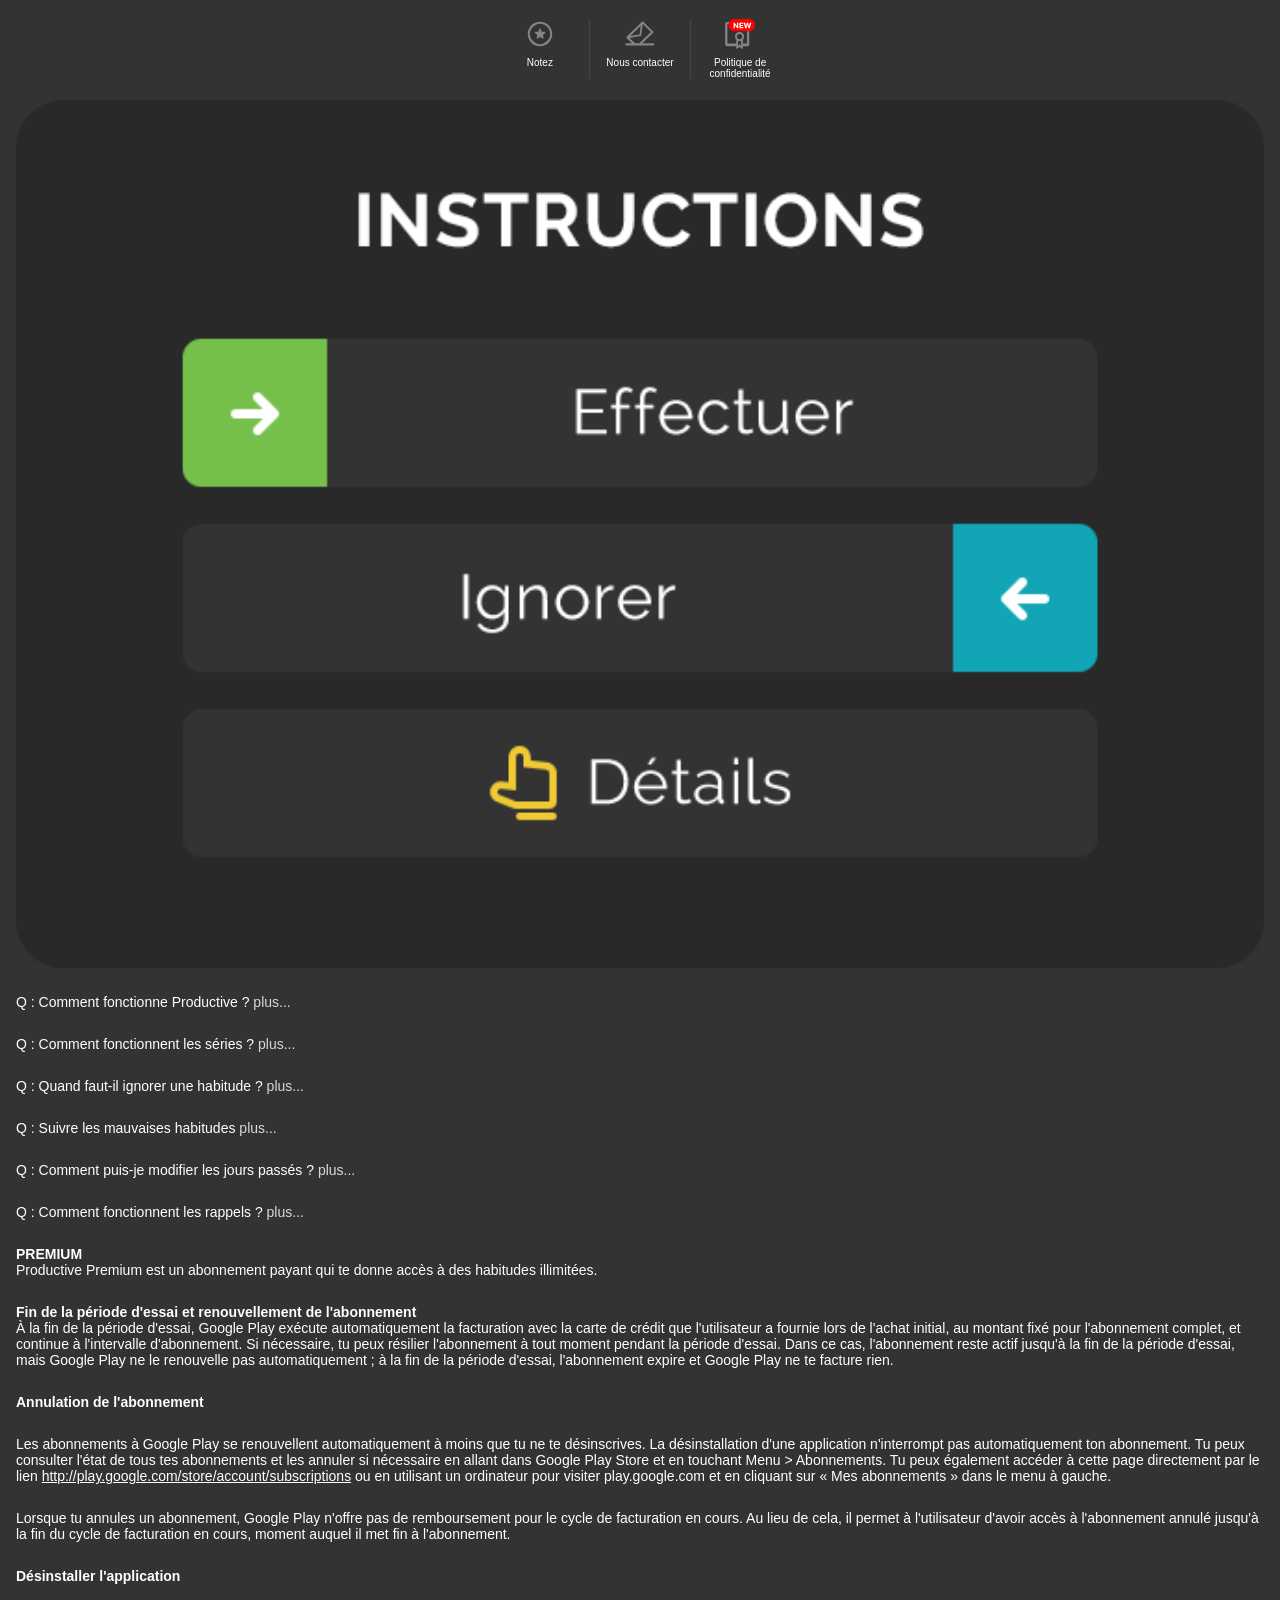
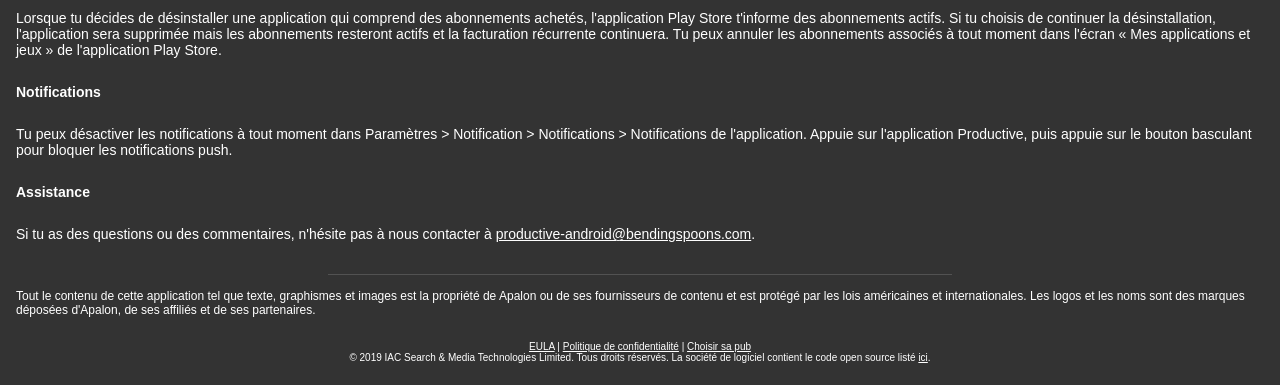
<file: assets/help_more/help_fr.html>
<!DOCTYPE html PUBLIC "-//W3C//DTD XHTML 1.0 Transitional//EN" "undefined">
<html>
<head>
<meta http-equiv="content-type" content="text/html; charset=utf-8">
<style>
html,
body {
	background: #333333;
}
.block__gdpr {
    text-align:center;
    display: none;
    font-size:10px;
}
.block__gdpr a{
    color: #fff;
}
p {
	padding-bottom: 12px;
}

p.over .more {
	display: none;
}

.more,
.less {
	color: #d8d8d8;
}

p.b .text {
	display: none;
}

.hidden {
	display: none;
}

.visible {
	display: block;
}

.visible a {
	text-decoration: underline;
	color: #fff;
	cursor: pointer;
	margin-bottom: 5px;
	display: block;
}

.top_bl {
	overflow: hidden;
	display: table;
	padding: 11px 0 7px 0;
	width: 299px;
	max-width: 299px;
	margin: 0 auto;
	clear: both;
}

.top_bl .box {
	text-align: center;
	width: 74px;
	max-width: 74px;
	display: table-cell;
	overflow: hidden;
	font-size: 10px;
	font-weight: normal;
	font-family: SFUIDisplay-Bold, "SF UI Display Bold", SF-UI-Display-Bold, "SF UI Display-Bold", "SF UI Display", SFUIText-Bold, "SF UI Text Bold", SF-UI-Text-Bold, "SF UI Text-Bold", "SF UI Text", Helvetica, Arial, Sans-Serif;
}

.top_bl .box a {
	display: block;
	text-decoration: none;
	padding: 0 2px;
	color: #fff;
}

.top_bl .center {
	border-left: 1px solid #464646;
	border-right: 1px solid #464646;
}

.top_bl .box img {
	display: block;
	padding-bottom: 8px;
	margin: 0 auto;
}

.top_bl .right_bord {
	border-left: 1px solid #464646;
}

.svgback {
	fill: #848486;
}

.svgimg {
	width: 30px;
	height: 30px;
}

.top_bl .box svg {
	display: block;
	padding-bottom: 8px;
	margin: 0 auto;
}
</style>
<script>
	function hideblock(nbox){
		var elem = document.getElementById("box"+nbox);
			if (elem.className=="hidden"){
						elem.className="visible";
						document.getElementById("bottom").scrollIntoView(true);
					}
					else{
						elem.className="hidden";
						}
		}
</script>
<div style="padding:0px 8px 0px 8px; font-size: 14px; margin: 0 auto; font-family: HelveticaNeue-Light, HelveticaNeue, Helvetica, Arial, Sans-Serif; color: #fff;">
  <div class="top_bl">
    <div class="box"><a href="market://details?id=com.apalon.to.do.list"><svg id="layer_1" xmlns="http://www.w3.org/2000/svg" viewBox="0 0 76 76" class="svgimg">
      <path class="svgback" d="M49.9 32.6l-7.5-.6-2.8-7.1c-.5-1.3-2.4-1.3-2.9 0l-3 7.1-7.5.6c-1.4.1-2 1.9-.9 2.8l5.8 4.9-1.8 7.5c-.3 1.4 1.2 2.5 2.4 1.8l6.5-4.1 6.5 4.1c1.2.8 2.8-.3 2.4-1.8l-1.8-7.5 5.8-4.9c.8-.9.2-2.8-1.2-2.8zM38 7C20.9 7 7 20.9 7 38s13.9 31 31 31 31-13.9 31-31S55.1 7 38 7zm0 56.8c-13 0-25.8-12.7-25.8-25.8 0-12.8 12.1-25.8 25.8-25.8 13.7 0 25.8 12.1 25.8 25.8 0 13.2-12.7 25.8-25.8 25.8z"></path>
      </svg> Notez</a></div>
    <div class="box center"><a href="mailto:productive-android@bendingspoons.com?subject=Productive%20Android"><svg id="layer_1" xmlns="http://www.w3.org/2000/svg" viewBox="0 0 76 76" class="svgimg">
      <path class="svgback" d="M3.8 61.7h13.6L4.5 48.9c-1.2-1.2-1.2-3.1 0-4.3l38-37.2c1.2-1.2 3.2-1.2 4.4 0l24 23.5c1.2 1.2 1.2 3.1 0 4.3L43.7 61.7h27.9c1.6 0 3 .9 3 2.5S73.3 67 71.7 67h-68C2.1 67 .8 65.7.8 64.2c0-1.6 1.4-2.5 3-2.5zm10.1-19.2L37 39.2 39.6 18 13.9 42.5zm51.9-9.4L45.2 12.8l-4 28.2c-.1.6-.4 1.1-.9 1.5-.4.4-1 .7-1.6.8L11.6 48l14 13.7h10.5l29.7-28.6z"></path>
      </svg> Nous contacter</a></div>
    <div class="box"><a href="https://www.apalon.com/privacy_policy.html"><svg xmlns="http://www.w3.org/2000/svg" class="svgimg" viewBox="0 0 71 71">
      <g fill="none" fill-rule="evenodd">
        <path class="svgback" fill-rule="nonzero" d="M53.9,7.2 L3.9,7.2 C2.6,7.2 0.3,9.6 0.3,10.9 L0.3,59.6 C0.3,60.9 2.5,64.2 3.7,64.2 L26.4,64.2 L26.4,68.4 C26.4,70.2 28.2,71.1 29.7,70 L34.4,66.3 L39.1,70 C40.6,71.1 42.2,70.2 42.2,68.4 L42.2,64.2 L53.9,64.2 C55.2,64.2 57.3,63 57.3,61.7 L57.3,10.8 C57.5,9.6 55.1,7.2 53.9,7.2 Z M38.2,63.3 L34.5,58.3 L34.5,60.4 L30.8,63.3 L30.8,51.8 C32,52.2 33.2,52.4 34.5,52.4 C35.8,52.4 37.1,52.2 38.2,51.8 L38.2,63.3 Z M34.5,47.9 C30.9,47.9 28.1,45.1 28.1,41.6 C28.1,38.1 31,35.3 34.5,35.3 C38,35.3 40.9,38.1 40.9,41.6 C40.9,45 38,47.9 34.5,47.9 Z M52,57.9 L42.4,57.9 L42.4,48.9 C44.1,47 45.5,44.3 45.5,41.6 C45.5,35.6 40.6,30.8 34.5,30.8 C28.4,30.8 23.5,35.7 23.5,41.6 C23.5,44.3 24.8,47 26.5,48.9 L26.5,57.9 L5.8,57.9 L5.8,12.7 L52,12.7 L52,57.9 Z M17.3,24.4 L40.5,24.4 C41.8,24.4 42.8,23.4 42.8,22.1 C42.8,20.8 41.8,19.8 40.5,19.8 L17.3,19.8 C16,19.8 15,20.8 15,22.1 C15,23.4 16,24.4 17.3,24.4 Z"/>
        <path fill="#F00" d="M22.3181818,0 L56.6818182,0 C64.5895316,-1.47106941e-15 71,6.49187113 71,14.5 C71,22.5081289 64.5895316,29 56.6818182,29 L22.3181818,29 C14.4104684,29 8,22.5081289 8,14.5 C8,6.49187113 14.4104684,1.47106941e-15 22.3181818,0 Z"/>
        <path fill="#FFF" d="M23.2495592,21.6272739 L20.1990666,21.6272739 L20.1990666,8.93057261 L22.8094881,8.93057261 L28.3003748,16.4462756 L28.4103925,16.4462756 L28.4103925,8.93057261 L31.4708867,8.93057261 L31.4708867,21.6272739 L28.8704668,21.6272739 L23.3695786,14.037158 L23.2495592,14.037158 L23.2495592,21.6272739 Z M43.3027972,19.1902514 L43.3027972,21.6272739 L34.1313163,21.6272739 L34.1313163,8.93057261 L43.3027972,8.93057261 L43.3027972,11.3675951 L37.4018444,11.3675951 L37.4018444,14.1115709 L42.9327374,14.1115709 L42.9327374,16.3625611 L37.4018444,16.3625611 L37.4018444,19.1902514 L43.3027972,19.1902514 Z M50.8640181,21.6272739 L47.7835207,21.6272739 L44.2829554,8.93057261 L47.7435142,8.93057261 L49.5238017,17.4415482 L49.6638243,17.4415482 L51.8941844,8.93057261 L54.5946205,8.93057261 L56.8249806,17.4415482 L56.9750048,17.4415482 L58.7352891,8.93057261 L62.1958478,8.93057261 L58.6952826,21.6272739 L55.6147852,21.6272739 L53.3044121,13.5627757 L53.1843928,13.5627757 L50.8640181,21.6272739 Z"/>
      </g>
      </svg> Politique de confidentialité</a></div>
  </div>
  <p><img alt="" src="fr.png" style="width: 100%;" /></p>
  <p class="b" onclick="if(this.className=='b'){this.className='over'} else {this.className='b'};"><strong style="color:#fff; font-weight:normal;">Q : Comment fonctionne Productive ?</strong> <span class="more">plus...</span> <span class="text"><span class="less">moins...</span><br />
    <strong style="color:#fff; font-weight:normal;">R :</strong> La productivité t'aide à acquérir des habitudes. Planifie tes journées, suis ce que tu as fait et ce que tu n'as pas fait chaque jour et célébre les bons résultats.<br />
    Sur l'écran &laquo; Aujourd'hui &raquo;, tu peux voir les habitudes prévues pour aujourd'hui et la partie actuelle de la journée.<br /> 
Balaye vers la droite pour marquer tes habitudes comme &laquo; faites &raquo;. Marque toutes les habitudes de la journée comme &laquo; faites &raquo; pour en faire une journée &laquo; parfaite &raquo;. L'accumulation de journées &laquo; parfaites &raquo; te motivera et te rapprochera d'une vie meilleure.</span></p>
  <p class="b" onclick="if(this.className=='b'){this.className='over'} else {this.className='b'};"><strong style="color:#fff; font-weight:normal;">Q : Comment fonctionnent les séries ?</strong> <span class="more">plus...</span> <span class="text"><span class="less">moins...</span><br />
    <strong style="color:#fff; font-weight:normal;">R :</strong> Chaque fois que tu marques une habitude comme étant &laquo; faite &raquo; sans l'ignorer, ta série pour cette habitude s'élève. Ignorer une habitude ne brisera pas ta série, mais ne l'augmentera pas non plus. Si tu ignores une habitude (c.-à-d. que tu ne la marques pas comme étant &laquo; faite &raquo; ou &laquo; ignorée &raquo;), cela brisera ta série.<br />
Si une habitude est prévue pour le matin et le soir, tu dois la pratiquer tous les deux pour obtenir une augmentation de ta série.<br />
Marque toutes les habitudes de la journée comme étant &laquo; faites &raquo;, obtiens une journée &laquo; parfaite &raquo; et regarde tes séries grandir dans les Statistiques.</span></p>
  <p class="b" onclick="if(this.className=='b'){this.className='over'} else {this.className='b'};"><strong style="color:#fff; font-weight:normal;">Q : Quand faut-il ignorer une habitude ?</strong> <span class="more">plus...</span> <span class="text"><span class="less">moins...</span><br />
    <strong style="color:#fff; font-weight:normal;">R :</strong> Tu ne devrais ignorer une habitude que pour une bonne raison, par exemple, tu ne peux pas tout abandonner pendant tes vacances. Le fait d'ignorer ne brise pas ta série, mais t'empêche d'obtenir une journée parfaite.<br />
Si une habitude est prévue pour un jour particulier et que tu ne la marques pas comme &laquo; faite &raquo; ou &laquo; ignorée &raquo;, elle est automatiquement marquée comme &laquo; ignorée &raquo;. Les habitudes oubliées brisent la routine et donnent lieu à un message &laquo; en retard &raquo; la prochaine fois que l'habitude est prévue.<br />
Il n'est pas nécessaire d'ignorer les habitudes hebdomadaires ou mensuelles les jours où tu ne dois pas les pratiquer.</span></p>


  <p class="b" onclick="if(this.className=='b'){this.className='over'} else {this.className='b'};"><strong style="color:#fff; font-weight:normal;">Q : Suivre les mauvaises habitudes</strong> <span class="more">plus...</span> <span class="text"><span class="less">moins...</span><br />
    <strong style="color:#fff; font-weight:normal;">R :</strong> Les mauvaises habitudes peuvent être suivies tout comme les bonnes habitudes.<br />
Disons que tu veux limiter la malbouffe à deux jours par semaine. Il suffit d'ajouter une habitude &laquo; pas de malbouffe &raquo; cinq fois par semaine, puis de la marquer comme &laquo; faite &raquo; les jours où tu ne manges pas de malbouffe.</span></p>
 
  <p class="b" onclick="if(this.className=='b'){this.className='over'} else {this.className='b'};"><strong style="color:#fff; font-weight:normal;">Q : Comment puis-je modifier les jours passés ?</strong> <span class="more">plus...</span> <span class="text"><span class="less">moins...</span><br />
    <strong style="color:#fff; font-weight:normal;">R :</strong> Tu peux afficher les jours passés en tapant sur la date en haut de l'écran &laquo; Aujourd'hui &raquo;, utiliser le calendrier dans Statistiques ou détails sur les habitudes (en tapant sur une habitude).<br />
Garde à l'esprit : tu ne peux modifier les habitudes qu'à partir du jour où elles ont été créées.</span></p>
  
  <p class="b" onclick="if(this.className=='b'){this.className='over'} else {this.className='b'};"><strong style="color:#fff; font-weight:normal;">Q : Comment fonctionnent les rappels ?</strong> <span class="more">plus...</span> <span class="text"><span class="less">moins...</span><br />
    <strong style="color:#fff; font-weight:normal;">R :</strong> Tu peux définir des rappels généraux dans Menu-&gt;Rappels pour obtenir un plan pour chaque partie de la journée et un résumé à la fin de la journée.<br />
Tu peux également ajouter des rappels chronométrés pour les habitudes individuelles. Ces rappels ne seront envoyés que les jours où l'habitude apparaît sur ta liste, et si tu ne l'as pas déjà marquée comme &laquo; faite &raquo; ou &laquo; ignorée &raquo;.</span></p>

  <p><strong>PREMIUM</strong><br />
    Productive Premium est un abonnement payant qui te donne accès à des habitudes illimitées.</p>
  <p><strong>Fin de la période d'essai et renouvellement de l'abonnement</strong><br />
 À la fin de la période d'essai, Google Play exécute automatiquement la facturation avec la carte de crédit que l'utilisateur a fournie lors de l'achat initial, au montant fixé pour l'abonnement complet, et continue à l'intervalle d'abonnement. Si nécessaire, tu peux résilier l'abonnement à tout moment pendant la période d'essai. Dans ce cas, l'abonnement reste actif jusqu'à la fin de la période d'essai, mais Google Play ne le renouvelle pas automatiquement ; à la fin de la période d'essai, l'abonnement expire et Google Play ne te facture rien.</p>

  <p><strong>Annulation de l'abonnement</strong></p>
  <p>Les abonnements à Google Play se renouvellent automatiquement à moins que tu ne te désinscrives. La désinstallation d'une application n'interrompt pas automatiquement ton abonnement. Tu peux consulter l'état de tous tes abonnements et les annuler si nécessaire en allant dans Google Play Store et en touchant Menu &gt; Abonnements. Tu peux également accéder à cette page directement par le lien <a href="https://play.google.com/store/account/subscriptions" style="color:#fff;">http://play.google.com/store/account/subscriptions</a> ou en utilisant un ordinateur pour visiter play.google.com et en cliquant sur &laquo; Mes abonnements &raquo; dans le menu à gauche.</p>
  <p>Lorsque tu annules un abonnement, Google Play n'offre pas de remboursement pour le cycle de facturation en cours. Au lieu de cela, il permet à l'utilisateur d'avoir accès à l'abonnement annulé jusqu'à la fin du cycle de facturation en cours, moment auquel il met fin à l'abonnement.</p>
  <p><strong>Désinstaller l'application</strong></p>
  <p>Lorsque tu décides de désinstaller une application qui comprend des abonnements achetés, l'application Play Store t'informe des abonnements actifs. Si tu choisis de continuer la désinstallation, l'application sera supprimée mais les abonnements resteront actifs et la facturation récurrente continuera. Tu peux annuler les abonnements associés à tout moment dans l'écran &laquo; Mes applications et jeux &raquo; de l'application Play Store.</p>
  <p class="hdr"><strong>Notifications</strong></p>
  <p>Tu peux désactiver les notifications à tout moment dans Paramètres &gt; Notification &gt; Notifications &gt; Notifications de l'application. Appuie sur l'application Productive, puis appuie sur le bouton basculant pour bloquer les notifications push.</p>
  <p class="hdr"><strong>Assistance</strong></p>
  <p>Si tu as des questions ou des commentaires, n'hésite pas à nous contacter à <a href="mailto:productive-android@bendingspoons.com?subject=Productive%20Android" style="color: #fff; text-decoration: underline;">productive-android@bendingspoons.com</a>.</p>
<div style="height:2px; border-top:1px solid #ccc; width:50%; margin:20px auto 0;opacity:0.2">&nbsp;</div>

<p style="font-size:12px">Tout le contenu de cette application tel que texte, graphismes et images est la propri&eacute;t&eacute; de Apalon ou de ses fournisseurs de contenu et est prot&eacute;g&eacute; par les lois am&eacute;ricaines et internationales. Les logos et les noms sont des marques d&eacute;pos&eacute;es d&#39;Apalon, de ses affili&eacute;s et de ses partenaires.</p>

<p id="bottom" style="font-size:10px; text-align:center;"><a href="https://www.apalon.com/terms_of_use.html" style="color:#fff;">EULA</a> | <a href="https://www.apalon.com/privacy_policy.html" style="color:#fff;">Politique de confidentialit&eacute;</a> | <a href="https://www.apalon.com/privacy_policy.html#4" style="color:#fff;">Choisir sa pub</a><br />
<span class="block__gdpr"><a href="screen://gdpr.me">Personalize Your Ad Experience</a> </span> &copy; 2019 IAC Search &amp; Media Technologies Limited. Tous droits r&eacute;serv&eacute;s. La soci&eacute;t&eacute; de logiciel contient le code open source list&eacute; <a href="https://www.apalon.com/components/os/android/free/productive.html" style="color:#fff;">ici</a>.</p>
</div>
<script type="text/javascript">
    function showGdpr(param){
      var elem = document.getElementsByClassName('block__gdpr')[0];
      elem.style.display="block";
      var elemUrl = elem.querySelector('A');
		if (param) elemUrl.setAttribute('href', param);
    }
  </script>
</body>
</html>
</file>
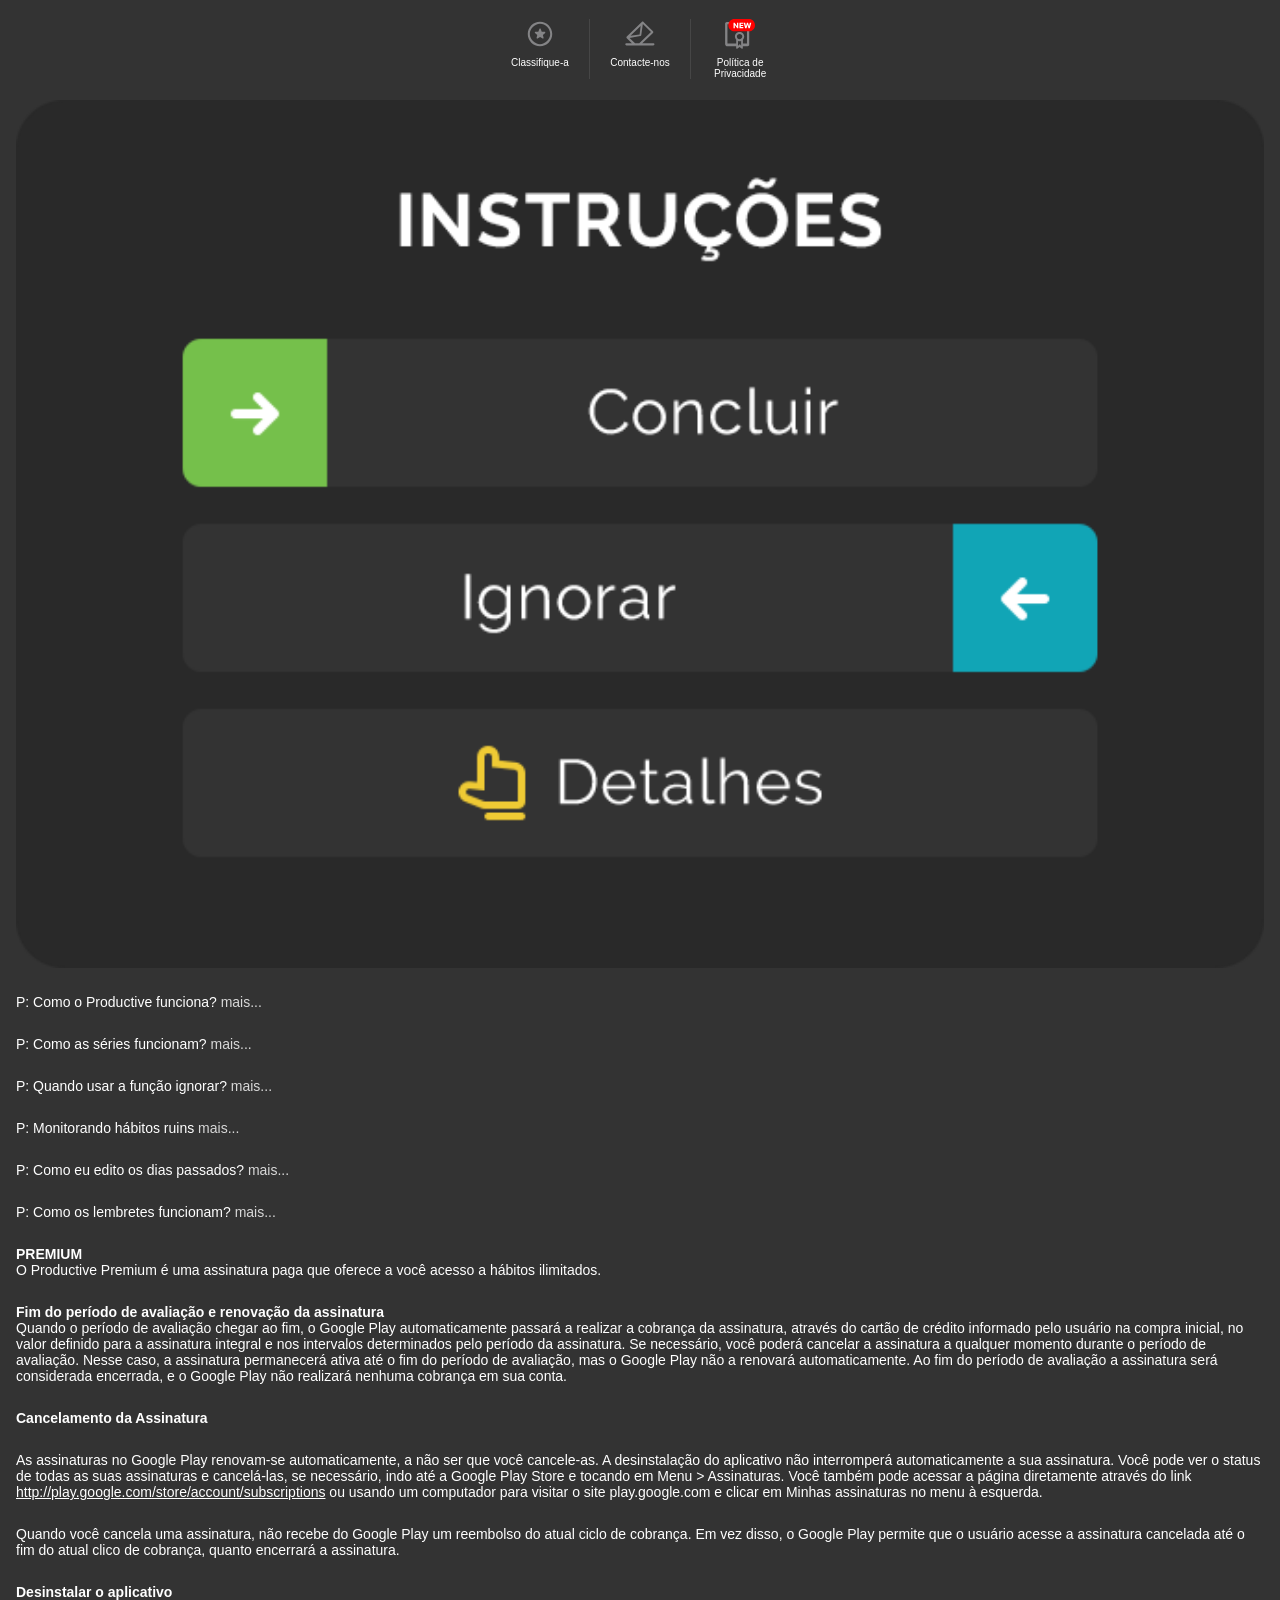
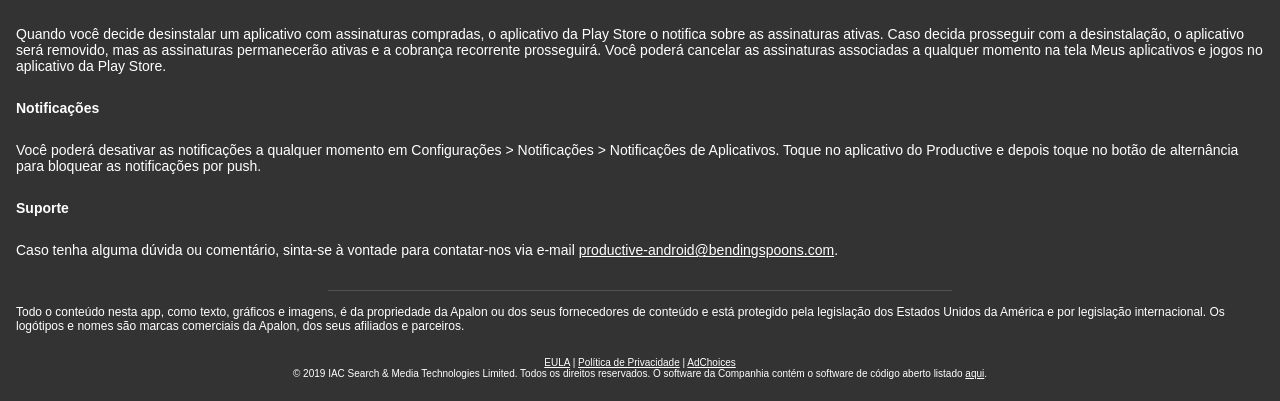
<file: assets/help_more/help_pt.html>
<!DOCTYPE html PUBLIC "-//W3C//DTD XHTML 1.0 Transitional//EN" "undefined">
<html>
<head>
<meta http-equiv="content-type" content="text/html; charset=utf-8">
<style>
html,
body {
	background: #333333;
}
.block__gdpr {
    text-align:center;
    display: none;
    font-size:10px;
}
.block__gdpr a{
    color: #fff;
}
p {
	padding-bottom: 12px;
}

p.over .more {
	display: none;
}

.more,
.less {
	color: #d8d8d8;
}

p.b .text {
	display: none;
}

.hidden {
	display: none;
}

.visible {
	display: block;
}

.visible a {
	text-decoration: underline;
	color: #fff;
	cursor: pointer;
	margin-bottom: 5px;
	display: block;
}

.top_bl {
	overflow: hidden;
	display: table;
	padding: 11px 0 7px 0;
	width: 299px;
	max-width: 299px;
	margin: 0 auto;
	clear: both;
}

.top_bl .box {
	text-align: center;
	width: 74px;
	max-width: 74px;
	display: table-cell;
	overflow: hidden;
	font-size: 10px;
	font-weight: normal;
	font-family: SFUIDisplay-Bold, "SF UI Display Bold", SF-UI-Display-Bold, "SF UI Display-Bold", "SF UI Display", SFUIText-Bold, "SF UI Text Bold", SF-UI-Text-Bold, "SF UI Text-Bold", "SF UI Text", Helvetica, Arial, Sans-Serif;
}

.top_bl .box a {
	display: block;
	text-decoration: none;
	padding: 0 2px;
	color: #fff;
}

.top_bl .center {
	border-left: 1px solid #464646;
	border-right: 1px solid #464646;
}

.top_bl .box img {
	display: block;
	padding-bottom: 8px;
	margin: 0 auto;
}

.top_bl .right_bord {
	border-left: 1px solid #464646;
}

.svgback {
	fill: #848486;
}

.svgimg {
	width: 30px;
	height: 30px;
}

.top_bl .box svg {
	display: block;
	padding-bottom: 8px;
	margin: 0 auto;
}
</style>
<script>
	function hideblock(nbox){
		var elem = document.getElementById("box"+nbox);
			if (elem.className=="hidden"){
						elem.className="visible";
						document.getElementById("bottom").scrollIntoView(true);
					}
					else{
						elem.className="hidden";
						}
		}
</script>
<div style="padding:0px 8px 0px 8px; font-size: 14px; margin: 0 auto; font-family: HelveticaNeue-Light, HelveticaNeue, Helvetica, Arial, Sans-Serif; color: #fff;">
  <div class="top_bl">
    <div class="box"><a href="market://details?id=com.apalon.to.do.list"><svg id="layer_1" xmlns="http://www.w3.org/2000/svg" viewBox="0 0 76 76" class="svgimg">
      <path class="svgback" d="M49.9 32.6l-7.5-.6-2.8-7.1c-.5-1.3-2.4-1.3-2.9 0l-3 7.1-7.5.6c-1.4.1-2 1.9-.9 2.8l5.8 4.9-1.8 7.5c-.3 1.4 1.2 2.5 2.4 1.8l6.5-4.1 6.5 4.1c1.2.8 2.8-.3 2.4-1.8l-1.8-7.5 5.8-4.9c.8-.9.2-2.8-1.2-2.8zM38 7C20.9 7 7 20.9 7 38s13.9 31 31 31 31-13.9 31-31S55.1 7 38 7zm0 56.8c-13 0-25.8-12.7-25.8-25.8 0-12.8 12.1-25.8 25.8-25.8 13.7 0 25.8 12.1 25.8 25.8 0 13.2-12.7 25.8-25.8 25.8z"></path>
      </svg> Classifique-a</a></div>
    <div class="box center"><a href="mailto:productive-android@bendingspoons.com?subject=Productive%20Android"><svg id="layer_1" xmlns="http://www.w3.org/2000/svg" viewBox="0 0 76 76" class="svgimg">
      <path class="svgback" d="M3.8 61.7h13.6L4.5 48.9c-1.2-1.2-1.2-3.1 0-4.3l38-37.2c1.2-1.2 3.2-1.2 4.4 0l24 23.5c1.2 1.2 1.2 3.1 0 4.3L43.7 61.7h27.9c1.6 0 3 .9 3 2.5S73.3 67 71.7 67h-68C2.1 67 .8 65.7.8 64.2c0-1.6 1.4-2.5 3-2.5zm10.1-19.2L37 39.2 39.6 18 13.9 42.5zm51.9-9.4L45.2 12.8l-4 28.2c-.1.6-.4 1.1-.9 1.5-.4.4-1 .7-1.6.8L11.6 48l14 13.7h10.5l29.7-28.6z"></path>
      </svg> Contacte-nos</a></div>
    <div class="box"><a href="https://www.apalon.com/privacy_policy.html"><svg xmlns="http://www.w3.org/2000/svg" class="svgimg" viewBox="0 0 71 71">
      <g fill="none" fill-rule="evenodd">
        <path class="svgback" fill-rule="nonzero" d="M53.9,7.2 L3.9,7.2 C2.6,7.2 0.3,9.6 0.3,10.9 L0.3,59.6 C0.3,60.9 2.5,64.2 3.7,64.2 L26.4,64.2 L26.4,68.4 C26.4,70.2 28.2,71.1 29.7,70 L34.4,66.3 L39.1,70 C40.6,71.1 42.2,70.2 42.2,68.4 L42.2,64.2 L53.9,64.2 C55.2,64.2 57.3,63 57.3,61.7 L57.3,10.8 C57.5,9.6 55.1,7.2 53.9,7.2 Z M38.2,63.3 L34.5,58.3 L34.5,60.4 L30.8,63.3 L30.8,51.8 C32,52.2 33.2,52.4 34.5,52.4 C35.8,52.4 37.1,52.2 38.2,51.8 L38.2,63.3 Z M34.5,47.9 C30.9,47.9 28.1,45.1 28.1,41.6 C28.1,38.1 31,35.3 34.5,35.3 C38,35.3 40.9,38.1 40.9,41.6 C40.9,45 38,47.9 34.5,47.9 Z M52,57.9 L42.4,57.9 L42.4,48.9 C44.1,47 45.5,44.3 45.5,41.6 C45.5,35.6 40.6,30.8 34.5,30.8 C28.4,30.8 23.5,35.7 23.5,41.6 C23.5,44.3 24.8,47 26.5,48.9 L26.5,57.9 L5.8,57.9 L5.8,12.7 L52,12.7 L52,57.9 Z M17.3,24.4 L40.5,24.4 C41.8,24.4 42.8,23.4 42.8,22.1 C42.8,20.8 41.8,19.8 40.5,19.8 L17.3,19.8 C16,19.8 15,20.8 15,22.1 C15,23.4 16,24.4 17.3,24.4 Z"/>
        <path fill="#F00" d="M22.3181818,0 L56.6818182,0 C64.5895316,-1.47106941e-15 71,6.49187113 71,14.5 C71,22.5081289 64.5895316,29 56.6818182,29 L22.3181818,29 C14.4104684,29 8,22.5081289 8,14.5 C8,6.49187113 14.4104684,1.47106941e-15 22.3181818,0 Z"/>
        <path fill="#FFF" d="M23.2495592,21.6272739 L20.1990666,21.6272739 L20.1990666,8.93057261 L22.8094881,8.93057261 L28.3003748,16.4462756 L28.4103925,16.4462756 L28.4103925,8.93057261 L31.4708867,8.93057261 L31.4708867,21.6272739 L28.8704668,21.6272739 L23.3695786,14.037158 L23.2495592,14.037158 L23.2495592,21.6272739 Z M43.3027972,19.1902514 L43.3027972,21.6272739 L34.1313163,21.6272739 L34.1313163,8.93057261 L43.3027972,8.93057261 L43.3027972,11.3675951 L37.4018444,11.3675951 L37.4018444,14.1115709 L42.9327374,14.1115709 L42.9327374,16.3625611 L37.4018444,16.3625611 L37.4018444,19.1902514 L43.3027972,19.1902514 Z M50.8640181,21.6272739 L47.7835207,21.6272739 L44.2829554,8.93057261 L47.7435142,8.93057261 L49.5238017,17.4415482 L49.6638243,17.4415482 L51.8941844,8.93057261 L54.5946205,8.93057261 L56.8249806,17.4415482 L56.9750048,17.4415482 L58.7352891,8.93057261 L62.1958478,8.93057261 L58.6952826,21.6272739 L55.6147852,21.6272739 L53.3044121,13.5627757 L53.1843928,13.5627757 L50.8640181,21.6272739 Z"/>
      </g>
      </svg> Política de Privacidade</a></div>
  </div>
  <p><img alt="" src="pt.png" style="width: 100%;" /></p>
  <p class="b" onclick="if(this.className=='b'){this.className='over'} else {this.className='b'};"><strong style="color:#fff; font-weight:normal;">P: Como o Productive funciona?</strong> <span class="more">mais...</span> <span class="text"><span class="less">menos...</span><br />
    <strong style="color:#fff; font-weight:normal;">R:</strong> O Productive ajuda você a desenvolver hábitos. Planeje o seu dia, monitore o que fez e não fez diariamente e celebre excelentes resultados.<br />
    Você pode ver os hábitos planejados para hoje e o período atual do dia na tela &quot;Hoje&quot;.<br /> 
Deslize para a direita para marcar seus hábitos como &quot;concluídos&quot;. Marque todos os hábitos previstos para o dia como &quot;concluídos&quot; para conseguir um dia &quot;perfeito&quot;. Acumular séries de dias &quot;perfeitos&quot; o ajudará a manter-se motivado e mais próximo de uma vida melhor.</span></p>
  <p class="b" onclick="if(this.className=='b'){this.className='over'} else {this.className='b'};"><strong style="color:#fff; font-weight:normal;">P: Como as séries funcionam?</strong> <span class="more">mais...</span> <span class="text"><span class="less">menos...</span><br />
    <strong style="color:#fff; font-weight:normal;">R:</strong> Sempre que marcar um hábito como &quot;concluído&quot;, sem ignorá-lo, a sua série para esse hábito aumentará. Ignorar um hábito não interromperá sua série, mas também não a aumentará. Caso perca um hábito (ou seja, não o marque como &quot;concluído&quot; ou &quot;ignorado&quot;), sua série será interrompida.<br />
Caso o hábito esteja agendado tanto para a manhã quanto para a noite, você precisará concluir ambos para que isso seja contado em sua série.<br />
Marque todos os hábitos previstos para o dia como &quot;concluídos&quot;, consiga um dia &quot;perfeito&quot; e veja suas séries crescerem nas Estatísticas.</span></p>
  <p class="b" onclick="if(this.className=='b'){this.className='over'} else {this.className='b'};"><strong style="color:#fff; font-weight:normal;">P: Quando usar a função ignorar?</strong> <span class="more">mais...</span> <span class="text"><span class="less">menos...</span><br />
    <strong style="color:#fff; font-weight:normal;">R:</strong> Você só deverá ignorar um hábito quando tiver um bom motivo. Por exemplo, quando não pode levar o lixo para fora pois está viajando de férias. Usar a função ignorar não interromperá sua série, mas o impedirá de conseguir um dia perfeito.<br />
Caso o hábito esteja previsto para um determinado dia e não seja marcado como &quot;concluído&quot; ou &quot;ignorado&quot;, será automaticamente marcado como &quot;esquecido&quot;. Hábitos esquecidos interrompem sua série e resultarão em uma mensagem de &quot;em atraso&quot; na próxima vez em que estiverem previstos.<br />
Não é necessário ignorar hábitos semanais ou mensais nos dias em que não concluí-los.</span></p>


  <p class="b" onclick="if(this.className=='b'){this.className='over'} else {this.className='b'};"><strong style="color:#fff; font-weight:normal;">P: Monitorando hábitos ruins</strong> <span class="more">mais...</span> <span class="text"><span class="less">menos...</span><br />
    <strong style="color:#fff; font-weight:normal;">R:</strong> Hábitos ruins podem ser monitorados da mesma forma que os bons hábitos.<br />
Digamos que você queira reduzir o consumo de junk food para duas vezes por semana. Basta adicionar um hábito de cinco vezes por semana para &quot;Sem junk food&quot; e, em seguida, marcá-lo como &quot;concluído&quot; nos dias em que não comer junk food.</span></p>
 
  <p class="b" onclick="if(this.className=='b'){this.className='over'} else {this.className='b'};"><strong style="color:#fff; font-weight:normal;">P: Como eu edito os dias passados?</strong> <span class="more">mais...</span> <span class="text"><span class="less">menos...</span><br />
    <strong style="color:#fff; font-weight:normal;">R:</strong> Você pode exibir os dias passados tocando na data no topo da tela &quot;Hoje&quot;, usando o calendário em Estatísticas ou os detalhes do hábito (tocando em um hábito).<br />
Lembre-se: você só poderá editar os hábitos nas datas em que foram criados.</span></p>
  
  <p class="b" onclick="if(this.className=='b'){this.className='over'} else {this.className='b'};"><strong style="color:#fff; font-weight:normal;">P: Como os lembretes funcionam?</strong> <span class="more">mais...</span> <span class="text"><span class="less">menos...</span><br />
    <strong style="color:#fff; font-weight:normal;">R:</strong> Você pode configurar lembretes gerais em Menu-&gt;Lembretes para ter um plano para cada período do dia e um resumo no fim do dia.<br />
Você também pode adicionar lembretes cronometrados para hábitos individuais. Esses lembretes só serão enviados nos dias em que os hábitos aparecerem em sua lista, caso não tenham sido marcados como &quot;concluídos&quot; ou &quot;ignorados&quot;</span></p>

  <p><strong>PREMIUM</strong><br />
    O Productive Premium é uma assinatura paga que oferece a você acesso a hábitos ilimitados.</p>
  <p><strong>Fim do período de avaliação e renovação da assinatura</strong><br />
  Quando o período de avaliação chegar ao fim, o Google Play automaticamente passará a realizar a cobrança da assinatura, através do cartão de crédito informado pelo usuário na compra inicial, no valor definido para a assinatura integral e nos intervalos determinados pelo período da assinatura. Se necessário, você poderá cancelar a assinatura a qualquer momento durante o período de avaliação. Nesse caso, a assinatura permanecerá ativa até o fim do período de avaliação, mas o Google Play não a renovará automaticamente. Ao fim do período de avaliação a assinatura será considerada encerrada, e o Google Play não realizará nenhuma cobrança em sua conta.</p>
  

  <p><strong>Cancelamento da Assinatura</strong></p>
  <p>As assinaturas no Google Play renovam-se automaticamente, a não ser que você cancele-as. A desinstalação do aplicativo não interromperá automaticamente a sua assinatura. Você pode ver o status de todas as suas assinaturas e cancelá-las, se necessário, indo até a Google Play Store e tocando em Menu &gt; Assinaturas. Você também pode acessar a página diretamente através do link <a href="https://play.google.com/store/account/subscriptions" style="color:#fff;">http://play.google.com/store/account/subscriptions</a> ou usando um computador para visitar o site play.google.com e clicar em Minhas assinaturas no menu à esquerda.</p>
  <p>Quando você cancela uma assinatura, não recebe do Google Play um reembolso do atual ciclo de cobrança. Em vez disso, o Google Play permite que o usuário acesse a assinatura cancelada até o fim do atual clico de cobrança, quanto encerrará a assinatura.</p>
  <p><strong>Desinstalar o aplicativo</strong></p>
  <p>Quando você decide desinstalar um aplicativo com assinaturas compradas, o aplicativo da Play Store o notifica sobre as assinaturas ativas. Caso decida prosseguir com a desinstalação, o aplicativo será removido, mas as assinaturas permanecerão ativas e a cobrança recorrente prosseguirá. Você poderá cancelar as assinaturas associadas a qualquer momento na tela Meus aplicativos e jogos no aplicativo da Play Store.</p>
  <p class="hdr"><strong>Notificações</strong></p>
  <p>Você poderá desativar as notificações a qualquer momento em Configurações &gt; Notificações &gt; Notificações de Aplicativos. Toque no aplicativo do Productive e depois toque no botão de alternância para bloquear as notificações por push.</p>
  <p class="hdr"><strong>Suporte</strong></p>
  <p>Caso tenha alguma dúvida ou comentário, sinta-se à vontade para contatar-nos via e-mail <a href="mailto:productive-android@bendingspoons.com?subject=Productive%20Android" style="color: #fff; text-decoration: underline;">productive-android@bendingspoons.com</a>.</p>
<div style="height:2px; border-top:1px solid #ccc; width:50%; margin:20px auto 0;opacity:0.2">&nbsp;</div>

<p style="font-size:12px">Todo o conte&uacute;do nesta app, como texto, gr&aacute;ficos e imagens, &eacute; da propriedade da Apalon ou dos seus fornecedores de conte&uacute;do e est&aacute; protegido pela legisla&ccedil;&atilde;o dos Estados Unidos da Am&eacute;rica e por legisla&ccedil;&atilde;o internacional. Os log&oacute;tipos e nomes s&atilde;o marcas comerciais da Apalon, dos seus afiliados e parceiros.</p>

<p id="bottom" style="font-size:10px; text-align:center;"><a href="https://www.apalon.com/terms_of_use.html" style="color:#fff;">EULA</a> | <a href="https://www.apalon.com/privacy_policy.html" style="color:#fff;">Pol&iacute;tica de Privacidade</a> | <a href="https://www.apalon.com/privacy_policy.html#4" style="color:#fff;">AdChoices</a><br />
<span class="block__gdpr"><a href="screen://gdpr.me">Personalize Your Ad Experience</a> </span> &copy; 2019 IAC Search &amp; Media Technologies Limited. Todos os direitos reservados. O software da Companhia cont&eacute;m o software de c&oacute;digo aberto listado <a href="https://www.apalon.com/components/os/android/free/productive.html" style="color:#fff;">aqui</a>.</p>
</div>
<script type="text/javascript">
    function showGdpr(param){
      var elem = document.getElementsByClassName('block__gdpr')[0];
      elem.style.display="block";
      var elemUrl = elem.querySelector('A');
		if (param) elemUrl.setAttribute('href', param);
    }
  </script>
</body>
</html>
</file>
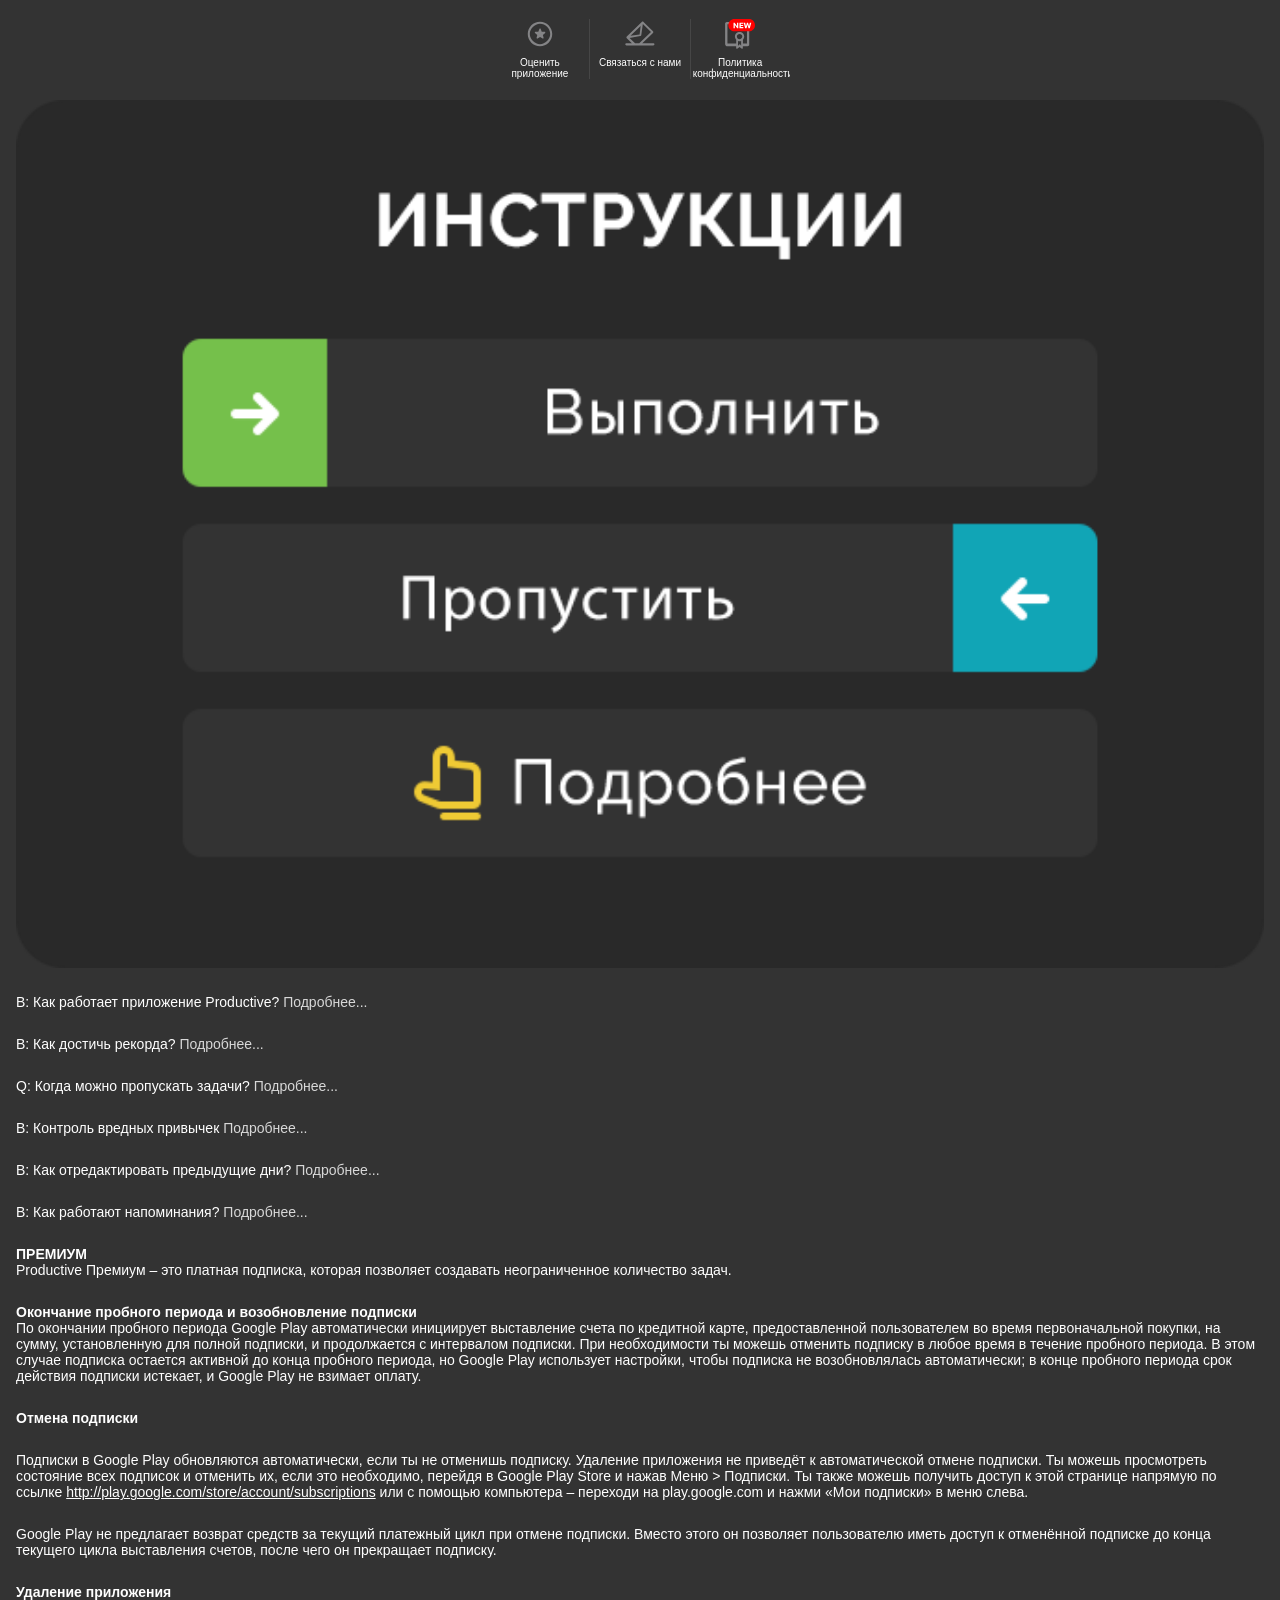
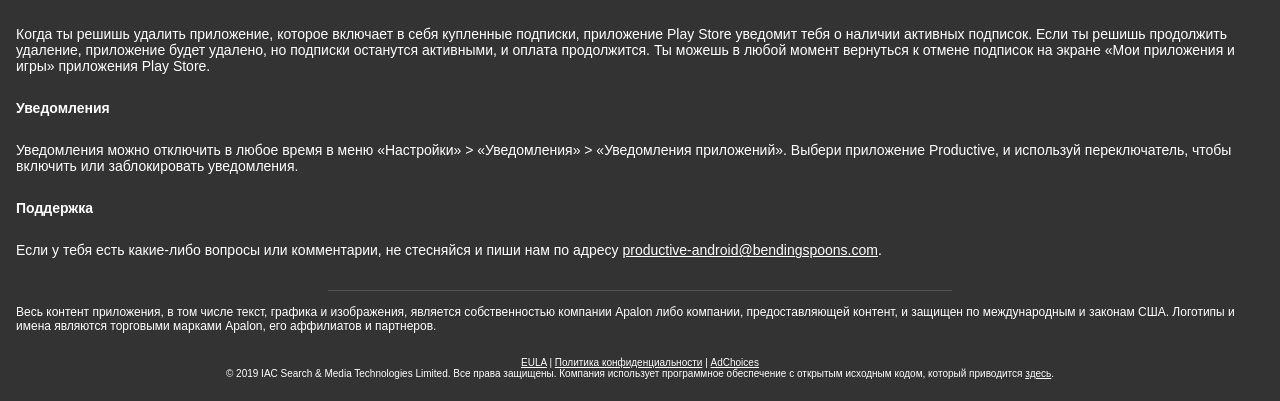
<file: assets/help_more/help_ru.html>
<!DOCTYPE html PUBLIC "-//W3C//DTD XHTML 1.0 Transitional//EN" "undefined">
<html>
<head>
<meta http-equiv="content-type" content="text/html; charset=utf-8">
<style>
html,
body {
	background: #333333;
}
.block__gdpr {
    text-align:center;
    display: none;
    font-size:10px;
}
.block__gdpr a{
    color: #fff;
}
p {
	padding-bottom: 12px;
}

p.over .more {
	display: none;
}

.more,
.less {
	color: #d8d8d8;
}

p.b .text {
	display: none;
}

.hidden {
	display: none;
}

.visible {
	display: block;
}

.visible a {
	text-decoration: underline;
	color: #fff;
	cursor: pointer;
	margin-bottom: 5px;
	display: block;
}

.top_bl {
	overflow: hidden;
	display: table;
	padding: 11px 0 7px 0;
	width: 299px;
	max-width: 299px;
	margin: 0 auto;
	clear: both;
}

.top_bl .box {
	text-align: center;
	width: 74px;
	max-width: 74px;
	display: table-cell;
	overflow: hidden;
	font-size: 10px;
	font-weight: normal;
	font-family: SFUIDisplay-Bold, "SF UI Display Bold", SF-UI-Display-Bold, "SF UI Display-Bold", "SF UI Display", SFUIText-Bold, "SF UI Text Bold", SF-UI-Text-Bold, "SF UI Text-Bold", "SF UI Text", Helvetica, Arial, Sans-Serif;
}

.top_bl .box a {
	display: block;
	text-decoration: none;
	padding: 0 2px;
	color: #fff;
}

.top_bl .center {
	border-left: 1px solid #464646;
	border-right: 1px solid #464646;
}

.top_bl .box img {
	display: block;
	padding-bottom: 8px;
	margin: 0 auto;
}

.top_bl .right_bord {
	border-left: 1px solid #464646;
}

.svgback {
	fill: #848486;
}

.svgimg {
	width: 30px;
	height: 30px;
}

.top_bl .box svg {
	display: block;
	padding-bottom: 8px;
	margin: 0 auto;
}
</style>
<script>
	function hideblock(nbox){
		var elem = document.getElementById("box"+nbox);
			if (elem.className=="hidden"){
						elem.className="visible";
						document.getElementById("bottom").scrollIntoView(true);
					}
					else{
						elem.className="hidden";
						}
		}
</script>
<div style="padding:0px 8px 0px 8px; font-size: 14px; margin: 0 auto; font-family: HelveticaNeue-Light, HelveticaNeue, Helvetica, Arial, Sans-Serif; color: #fff;">
  <div class="top_bl">
    <div class="box"><a href="market://details?id=com.apalon.to.do.list"><svg id="layer_1" xmlns="http://www.w3.org/2000/svg" viewBox="0 0 76 76" class="svgimg">
      <path class="svgback" d="M49.9 32.6l-7.5-.6-2.8-7.1c-.5-1.3-2.4-1.3-2.9 0l-3 7.1-7.5.6c-1.4.1-2 1.9-.9 2.8l5.8 4.9-1.8 7.5c-.3 1.4 1.2 2.5 2.4 1.8l6.5-4.1 6.5 4.1c1.2.8 2.8-.3 2.4-1.8l-1.8-7.5 5.8-4.9c.8-.9.2-2.8-1.2-2.8zM38 7C20.9 7 7 20.9 7 38s13.9 31 31 31 31-13.9 31-31S55.1 7 38 7zm0 56.8c-13 0-25.8-12.7-25.8-25.8 0-12.8 12.1-25.8 25.8-25.8 13.7 0 25.8 12.1 25.8 25.8 0 13.2-12.7 25.8-25.8 25.8z"></path>
      </svg> Оценить приложение</a></div>
    <div class="box center"><a href="mailto:productive-android@bendingspoons.com?subject=Productive%20Android"><svg id="layer_1" xmlns="http://www.w3.org/2000/svg" viewBox="0 0 76 76" class="svgimg">
      <path class="svgback" d="M3.8 61.7h13.6L4.5 48.9c-1.2-1.2-1.2-3.1 0-4.3l38-37.2c1.2-1.2 3.2-1.2 4.4 0l24 23.5c1.2 1.2 1.2 3.1 0 4.3L43.7 61.7h27.9c1.6 0 3 .9 3 2.5S73.3 67 71.7 67h-68C2.1 67 .8 65.7.8 64.2c0-1.6 1.4-2.5 3-2.5zm10.1-19.2L37 39.2 39.6 18 13.9 42.5zm51.9-9.4L45.2 12.8l-4 28.2c-.1.6-.4 1.1-.9 1.5-.4.4-1 .7-1.6.8L11.6 48l14 13.7h10.5l29.7-28.6z"></path>
      </svg> Связаться с нами</a></div>
    <div class="box"><a href="https://www.apalon.com/privacy_policy.html"><svg xmlns="http://www.w3.org/2000/svg" class="svgimg" viewBox="0 0 71 71">
      <g fill="none" fill-rule="evenodd">
        <path class="svgback" fill-rule="nonzero" d="M53.9,7.2 L3.9,7.2 C2.6,7.2 0.3,9.6 0.3,10.9 L0.3,59.6 C0.3,60.9 2.5,64.2 3.7,64.2 L26.4,64.2 L26.4,68.4 C26.4,70.2 28.2,71.1 29.7,70 L34.4,66.3 L39.1,70 C40.6,71.1 42.2,70.2 42.2,68.4 L42.2,64.2 L53.9,64.2 C55.2,64.2 57.3,63 57.3,61.7 L57.3,10.8 C57.5,9.6 55.1,7.2 53.9,7.2 Z M38.2,63.3 L34.5,58.3 L34.5,60.4 L30.8,63.3 L30.8,51.8 C32,52.2 33.2,52.4 34.5,52.4 C35.8,52.4 37.1,52.2 38.2,51.8 L38.2,63.3 Z M34.5,47.9 C30.9,47.9 28.1,45.1 28.1,41.6 C28.1,38.1 31,35.3 34.5,35.3 C38,35.3 40.9,38.1 40.9,41.6 C40.9,45 38,47.9 34.5,47.9 Z M52,57.9 L42.4,57.9 L42.4,48.9 C44.1,47 45.5,44.3 45.5,41.6 C45.5,35.6 40.6,30.8 34.5,30.8 C28.4,30.8 23.5,35.7 23.5,41.6 C23.5,44.3 24.8,47 26.5,48.9 L26.5,57.9 L5.8,57.9 L5.8,12.7 L52,12.7 L52,57.9 Z M17.3,24.4 L40.5,24.4 C41.8,24.4 42.8,23.4 42.8,22.1 C42.8,20.8 41.8,19.8 40.5,19.8 L17.3,19.8 C16,19.8 15,20.8 15,22.1 C15,23.4 16,24.4 17.3,24.4 Z"/>
        <path fill="#F00" d="M22.3181818,0 L56.6818182,0 C64.5895316,-1.47106941e-15 71,6.49187113 71,14.5 C71,22.5081289 64.5895316,29 56.6818182,29 L22.3181818,29 C14.4104684,29 8,22.5081289 8,14.5 C8,6.49187113 14.4104684,1.47106941e-15 22.3181818,0 Z"/>
        <path fill="#FFF" d="M23.2495592,21.6272739 L20.1990666,21.6272739 L20.1990666,8.93057261 L22.8094881,8.93057261 L28.3003748,16.4462756 L28.4103925,16.4462756 L28.4103925,8.93057261 L31.4708867,8.93057261 L31.4708867,21.6272739 L28.8704668,21.6272739 L23.3695786,14.037158 L23.2495592,14.037158 L23.2495592,21.6272739 Z M43.3027972,19.1902514 L43.3027972,21.6272739 L34.1313163,21.6272739 L34.1313163,8.93057261 L43.3027972,8.93057261 L43.3027972,11.3675951 L37.4018444,11.3675951 L37.4018444,14.1115709 L42.9327374,14.1115709 L42.9327374,16.3625611 L37.4018444,16.3625611 L37.4018444,19.1902514 L43.3027972,19.1902514 Z M50.8640181,21.6272739 L47.7835207,21.6272739 L44.2829554,8.93057261 L47.7435142,8.93057261 L49.5238017,17.4415482 L49.6638243,17.4415482 L51.8941844,8.93057261 L54.5946205,8.93057261 L56.8249806,17.4415482 L56.9750048,17.4415482 L58.7352891,8.93057261 L62.1958478,8.93057261 L58.6952826,21.6272739 L55.6147852,21.6272739 L53.3044121,13.5627757 L53.1843928,13.5627757 L50.8640181,21.6272739 Z"/>
      </g>
      </svg> Политика конфиденциальности</a></div>
  </div>
  <p><img alt="" src="ru.png" style="width: 100%;" /></p>
  <p class="b" onclick="if(this.className=='b'){this.className='over'} else {this.className='b'};"><strong style="color:#fff; font-weight:normal;">В: Как работает приложение Productive?</strong> <span class="more">Подробнее...</span> <span class="text"><span class="less">Скрыть...</span><br />
    <strong style="color:#fff; font-weight:normal;">О:</strong> Приложение Productive помогает планировать день, отслеживать выполненные и предстоящие задачи и добиваться успеха в любом деле. А ты наслаждаешься результатом.<br />
    На экране &laquo;Сегодня&raquo; отображаются задачи, запланированные на весь день и на определённое время суток.<br /> 
Смахни вправо, чтобы отметить задачу как &laquo;выполненную&raquo;. Отмечай все задачи, которые должны быть выполнены в течение дня, и день будет считаться &laquo;отличным&raquo;. Старайся, чтобы таких дней было как можно больше &ndash; это сформирует твою мотивацию и приблизит к цели.</span></p>
  <p class="b" onclick="if(this.className=='b'){this.className='over'} else {this.className='b'};"><strong style="color:#fff; font-weight:normal;">В: Как достичь рекорда?</strong> <span class="more">Подробнее...</span> <span class="text"><span class="less">Скрыть...</span><br />
    <strong style="color:#fff; font-weight:normal;">О:</strong> Каждый раз, отмечая выполненную задачу и не пропуская её, ты формируешь цепочку выполненных задач &ndash; рекорд. Не отмечая задачу как пропущенную или выполненную, ты отдаляешься от основной цели и прерываешь успешно завершенную последовательность задач.<br />
Если у тебя есть задача на утро и на вечер, то и рекордов также будет два.<br />
Отмечай все текущие задачи, которые нужно завершить сегодня, и следи за результатами и рекордами в разделе &laquo;Статистика&raquo;.</span></p>
  <p class="b" onclick="if(this.className=='b'){this.className='over'} else {this.className='b'};"><strong style="color:#fff; font-weight:normal;">Q: Когда можно пропускать задачи?</strong> <span class="more">Подробнее...</span> <span class="text"><span class="less">Скрыть...</span><br />
    <strong style="color:#fff; font-weight:normal;">О:</strong> Пропускай задачи только если ты действительно не можешь их выполнить &ndash; к примеру, ты в отъезде и не можешь вынести мусор. В таком случае, ты пропустишь выполнение задачи, но это не нарушит рекордов на пути к основной цели. Но если ты пропускаешь задачу, день уже не отмечается как &laquo;отличный&raquo;.<br />
Если в день выполнения задачи ты не отметишь её как выполненную или пропущенную, она автоматически не будет засчитываться ни по какому из статусов. Такая задача нарушает цепочку рекордов, и ты получишь сообщение о просроченной задаче к следующему сроку её выполнения.<br />
Нет необходимости пропускать еженедельную задачу в те дни, когда ты её не выполняешь.</span></p>


  <p class="b" onclick="if(this.className=='b'){this.className='over'} else {this.className='b'};"><strong style="color:#fff; font-weight:normal;">В: Контроль вредных привычек</strong> <span class="more">Подробнее...</span> <span class="text"><span class="less">Скрыть...</span><br />
    <strong style="color:#fff; font-weight:normal;">О:</strong> С помощью приложения ты также можешь контролировать и вредные привычки.<br />
Допустим, тебе захотелось ограничить себя и есть фастфуд только два раза в неделю. Просто добавь себе задачу на 5 дней в неделю с пометкой &laquo;День без фастфуда&raquo;, и отмечай как выполненную в те дни, когда не ешь такую пищу.</span></p>
 
  <p class="b" onclick="if(this.className=='b'){this.className='over'} else {this.className='b'};"><strong style="color:#fff; font-weight:normal;">В: Как отредактировать предыдущие дни?</strong> <span class="more">Подробнее...</span> <span class="text"><span class="less">Скрыть...</span><br />
    <strong style="color:#fff; font-weight:normal;">О:</strong> Ты можешь переключаться между днями недели, используя календарь на экранах &laquo;Сегодня&raquo;, &laquo;Статистика&raquo;, или нажать на задачу и выбрать нужный день там.<br />
Имей в виду, что редактировать задачи ты можешь только начиная со дня создания.</span></p>
  
  <p class="b" onclick="if(this.className=='b'){this.className='over'} else {this.className='b'};"><strong style="color:#fff; font-weight:normal;">В: Как работают напоминания?</strong> <span class="more">Подробнее...</span> <span class="text"><span class="less">Скрыть...</span><br />
    <strong style="color:#fff; font-weight:normal;">О:</strong> Ты можешь установить общие напоминания в &laquo;Меню&raquo;-&gt;&laquo;Напоминания&raquo;, чтобы получить план задач на каждую часть дня или день целиком.<br />
Ты также можешь добавить напоминания по времени для отдельных задач. Эти напоминания будут отправляться только в те дни, когда задача появляется по плану, и если ещё не отмечена как &laquo;выполненная&raquo; или &laquo;пропущенная&raquo;.</span></p>

  <p><strong>ПРЕМИУМ</strong><br />
    Productive Премиум &ndash; это платная подписка, которая позволяет создавать неограниченное количество задач.</p>
  <p><strong>Окончание пробного периода и возобновление подписки</strong><br />
  По окончании пробного периода Google Play автоматически инициирует выставление счета по кредитной карте, предоставленной пользователем во время первоначальной покупки, на сумму, установленную для полной подписки, и продолжается с интервалом подписки. При необходимости ты можешь отменить подписку в любое время в течение пробного периода. В этом случае подписка остается активной до конца пробного периода, но Google Play использует настройки, чтобы подписка не возобновлялась автоматически; в конце пробного периода срок действия подписки истекает, и Google Play не взимает оплату.</p>
  

  <p><strong>Отмена подписки</strong></p>
  <p>Подписки в Google Play обновляются автоматически, если ты не отменишь подписку. Удаление приложения не приведёт к автоматической отмене подписки. Ты можешь просмотреть состояние всех подписок и отменить их, если это необходимо, перейдя в Google Play Store и нажав Меню &gt; Подписки. Ты также можешь получить доступ к этой странице напрямую по ссылке <a href="https://play.google.com/store/account/subscriptions" style="color:#fff;">http://play.google.com/store/account/subscriptions</a> или с помощью компьютера &ndash; переходи на play.google.com и нажми &laquo;Мои подписки&raquo; в меню слева.</p>
  <p>Google Play не предлагает возврат средств за текущий платежный цикл при отмене подписки. Вместо этого он позволяет пользователю иметь доступ к отменённой подписке до конца текущего цикла выставления счетов, после чего он прекращает подписку.</p>
  <p><strong>Удаление приложения</strong></p>
  <p>Когда ты решишь удалить приложение, которое включает в себя купленные подписки, приложение Play Store уведомит тебя о наличии активных подписок. Если ты решишь продолжить удаление, приложение будет удалено, но подписки останутся активными, и оплата продолжится. Ты можешь в любой момент вернуться к отмене подписок на экране &laquo;Мои приложения и игры&raquo; приложения Play Store.</p>
  <p class="hdr"><strong>Уведомления</strong></p>
  <p>Уведомления можно отключить в любое время в меню &laquo;Настройки&raquo; &gt; &laquo;Уведомления&raquo; &gt; &laquo;Уведомления приложений&raquo;. Выбери приложение Productive, и используй переключатель, чтобы включить или заблокировать уведомления.</p>
  <p class="hdr"><strong>Поддержка</strong></p>
  <p>Если у тебя есть какие-либо вопросы или комментарии, не стесняйся и пиши нам по адресу <a href="mailto:productive-android@bendingspoons.com?subject=Productive%20Android" style="color: #fff; text-decoration: underline;">productive-android@bendingspoons.com</a>.</p>
<div style="height:2px; border-top:1px solid #ccc; width:50%; margin:20px auto 0;opacity:0.2">&nbsp;</div>

<p style="font-size:12px">Весь контент приложения, в том числе текст, графика и изображения, является собственностью компании Apalon либо компании, предоставляющей контент, и защищен по международным и законам США. Логотипы и имена являются торговыми марками Apalon, его аффилиатов и партнеров.</p>

<p id="bottom" style="font-size:10px; text-align:center;"><a href="https://www.apalon.com/terms_of_use.html" style="color:#fff;">EULA</a> | <a href="https://www.apalon.com/privacy_policy.html" style="color:#fff;">Политика конфиденциальности</a> | <a href="https://www.apalon.com/privacy_policy.html#4" style="color:#fff;">AdChoices</a><br />
<span class="block__gdpr"><a href="screen://gdpr.me">Personalize Your Ad Experience</a> </span> &copy; 2019 IAC Search &amp; Media Technologies Limited. Все права защищены. Компания использует программное обеспечение с открытым исходным кодом, который приводится <a href="https://www.apalon.com/components/os/android/free/productive.html" style="color:#fff;">здесь</a>.</p>
</div>
<script type="text/javascript">
    function showGdpr(param){
      var elem = document.getElementsByClassName('block__gdpr')[0];
      elem.style.display="block";
      var elemUrl = elem.querySelector('A');
		if (param) elemUrl.setAttribute('href', param);
    }
  </script>
</body>
</html>
</file>
<file: styles.css>
/* ==========================================================================
   PRODUCTIVE iOS 17 / 18 EXPERIENCE - IPHONE 15 PRO SIMULATOR
   Zero-Overlap Layout Architecture & Multi-Mode Habit Tracking
   ========================================================================== */

@import url('https://fonts.googleapis.com/css2?family=Plus+Jakarta+Sans:wght@400;500;600;700;800&family=SF+Pro+Display:wght@400;500;600;700&display=swap');

:root {
  /* Studio Environment */
  --studio-bg: #0A0D14;
  --studio-surface: rgba(18, 22, 33, 0.75);
  --studio-border: rgba(255, 255, 255, 0.08);
  --studio-text: #F0F4F8;
  --studio-muted: #828B9E;

  /* iPhone 15 Pro Dimensions */
  --device-width: 402px;
  --device-height: 852px;
  --device-radius: 54px;
  --screen-radius: 46px;

  /* Natural Titanium Default Finish */
  --frame-base: #9A958D;
  --frame-highlight: #C2BCB4;
  --frame-shadow: #5C5852;
  --frame-sheen: linear-gradient(135deg, #A8A39B 0%, #7A766F 50%, #B8B2A9 100%);
  --button-color: #8C877F;

  /* Productive Native Cupertino Dark Palette */
  --app-bg: #000000;
  --app-bg-secondary: #1C1C1E;
  --app-bg-tertiary: #2C2C2E;
  --app-bg-card: #1C1C1E;
  --app-card-bg: #1C1C1E;
  --app-card-border: rgba(255, 255, 255, 0.08);
  --app-card-hover: #262629;
  --app-text-primary: #FFFFFF;
  --app-text-secondary: #98989F;
  --app-text-muted: #6E6E73;
  --app-divider: rgba(255, 255, 255, 0.1);
  --app-tab-bg: rgba(22, 22, 24, 0.86);
  --app-sheet-bg: #1C1C1E;
  --app-input-bg: #2C2C2E;
  --app-accent-blue: #007AFF;
  --app-accent-green: #30D158;
  --app-accent-coral: #FF453A;
  --app-accent-purple: #BF5AF2;
  --app-accent-amber: #FF9F0A;

  /* Dynamic Island Constants */
  --island-bg: #000000;
  --island-width: 124px;
  --island-height: 35px;
  --island-radius: 18px;
}

[data-app-theme="light"] {
  --app-bg: #F2F2F7;
  --app-bg-secondary: #FFFFFF;
  --app-bg-tertiary: #E5E5EA;
  --app-bg-card: #FFFFFF;
  --app-card-bg: #FFFFFF;
  --app-card-border: rgba(0, 0, 0, 0.06);
  --app-card-hover: #F5F5FA;
  --app-text-primary: #1C1C1E;
  --app-text-secondary: #636366;
  --app-text-muted: #8E8E93;
  --app-divider: rgba(60, 60, 67, 0.14);
  --app-tab-bg: rgba(249, 249, 251, 0.88);
  --app-sheet-bg: #F2F2F7;
  --app-input-bg: #E5E5EA;
}

[data-finish="blue"] {
  --frame-base: #3B4454;
  --frame-highlight: #5B667C;
  --frame-shadow: #212836;
  --frame-sheen: linear-gradient(135deg, #4A5468 0%, #262E3D 50%, #5E6980 100%);
  --button-color: #384152;
}
[data-finish="white"] {
  --frame-base: #E2E4E8;
  --frame-highlight: #FFFFFF;
  --frame-shadow: #AEB2B9;
  --frame-sheen: linear-gradient(135deg, #F0F2F5 0%, #CACDD3 50%, #FFFFFF 100%);
  --button-color: #D2D5DA;
}
[data-finish="black"] {
  --frame-base: #2B2C2E;
  --frame-highlight: #444649;
  --frame-shadow: #141517;
  --frame-sheen: linear-gradient(135deg, #37383B 0%, #1A1B1C 50%, #46484C 100%);
  --button-color: #27282A;
}

* {
  box-sizing: border-box;
  margin: 0;
  padding: 0;
  -webkit-tap-highlight-color: transparent;
}

body {
  font-family: -apple-system, BlinkMacSystemFont, 'SF Pro Display', 'Plus Jakarta Sans', sans-serif;
  background-color: var(--studio-bg);
  color: var(--studio-text);
  min-height: 100vh;
  overflow-x: hidden;
  user-select: none;
  display: flex;
  flex-direction: column;
}

.studio-wrapper {
  flex: 1;
  display: flex;
  flex-direction: column;
  position: relative;
  align-items: center;
  justify-content: flex-start;
  min-height: 100vh;
  padding: 18px 24px 36px 24px;
}

.ambient-glow {
  position: absolute;
  border-radius: 50%;
  filter: blur(140px);
  pointer-events: none;
  z-index: 0;
  opacity: 0.35;
  transition: all 0.8s ease;
}
.glow-purple {
  top: 10%;
  left: 20%;
  width: 480px;
  height: 480px;
  background: radial-gradient(circle, #5700CB 0%, transparent 70%);
}
.glow-blue {
  bottom: 15%;
  right: 25%;
  width: 500px;
  height: 500px;
  background: radial-gradient(circle, #0062E4 0%, transparent 70%);
}
.glow-emerald {
  top: 40%;
  right: 15%;
  width: 420px;
  height: 420px;
  background: radial-gradient(circle, #0FC580 0%, transparent 70%);
}

.studio-header {
  width: 100%;
  max-width: 1200px;
  display: flex;
  align-items: center;
  justify-content: space-between;
  margin-bottom: 20px;
  z-index: 10;
  gap: 16px;
  flex-wrap: wrap;
}

.brand-badge {
  display: flex;
  align-items: center;
  gap: 14px;
  text-decoration: none;
  color: inherit;
}
.brand-logo-icon {
  width: 44px;
  height: 44px;
  border-radius: 12px;
  background: linear-gradient(135deg, #5700CB, #0062E4);
  display: flex;
  align-items: center;
  justify-content: center;
  box-shadow: 0 8px 24px rgba(87, 0, 203, 0.4);
  color: white;
  font-weight: 800;
  font-size: 22px;
}
.brand-info h1 {
  font-size: 19px;
  font-weight: 700;
  letter-spacing: -0.02em;
  display: flex;
  align-items: center;
  gap: 8px;
}
.badge-pill {
  font-size: 11px;
  font-weight: 600;
  padding: 3px 8px;
  border-radius: 20px;
  background: rgba(255, 255, 255, 0.12);
  color: #B5BED4;
  letter-spacing: 0.04em;
  text-transform: uppercase;
}
.brand-info p {
  font-size: 12px;
  color: var(--studio-muted);
}

.studio-toolbar {
  display: flex;
  align-items: center;
  gap: 10px;
  background: var(--studio-surface);
  backdrop-filter: blur(20px);
  border: 1px solid var(--studio-border);
  padding: 6px 10px;
  border-radius: 16px;
  box-shadow: 0 10px 30px rgba(0, 0, 0, 0.4);
}

.tool-btn {
  display: flex;
  align-items: center;
  gap: 6px;
  background: transparent;
  border: none;
  color: var(--studio-muted);
  font-size: 13px;
  font-weight: 500;
  padding: 6px 12px;
  border-radius: 10px;
  cursor: pointer;
  transition: all 0.2s;
}
.tool-btn:hover {
  background: rgba(255, 255, 255, 0.08);
  color: var(--studio-text);
}
.finish-dots {
  display: flex;
  gap: 6px;
  align-items: center;
  padding: 0 4px;
}
.finish-dot {
  width: 18px;
  height: 18px;
  border-radius: 50%;
  cursor: pointer;
  border: 2px solid transparent;
  transition: transform 0.2s, border-color 0.2s;
}
.finish-dot:hover {
  transform: scale(1.15);
}
.finish-dot.active {
  border-color: #FFFFFF;
  box-shadow: 0 0 10px rgba(255, 255, 255, 0.4);
}
.dot-natural { background: #9A958D; }
.dot-blue { background: #3B4454; }
.dot-white { background: #E2E4E8; }
.dot-black { background: #2B2C2E; }

.stage-container {
  position: relative;
  display: flex;
  align-items: center;
  justify-content: center;
  z-index: 5;
}

/* ==========================================================================
   IPHONE 15 PRO HARDWARE FRAME
   ========================================================================== */
.iphone-frame {
  width: var(--device-width);
  height: var(--device-height);
  border-radius: var(--device-radius);
  position: relative;
  background: var(--frame-sheen);
  padding: 3.5px;
  box-shadow:
    0 0 0 1px var(--frame-shadow),
    0 25px 60px -15px rgba(0, 0, 0, 0.8),
    0 50px 100px -20px rgba(0, 0, 0, 0.9),
    inset 0 0 3px rgba(255, 255, 255, 0.4);
  transition: all 0.4s ease;
}

.iphone-frame::before {
  content: '';
  position: absolute;
  inset: 0;
  border-radius: var(--device-radius);
  background: linear-gradient(125deg, rgba(255, 255, 255, 0.35) 0%, transparent 40%, rgba(255, 255, 255, 0.1) 60%, transparent 100%);
  pointer-events: none;
}

.hw-button {
  position: absolute;
  background: var(--button-color);
  border-radius: 3px;
  box-shadow: inset 0 1px 1px rgba(255, 255, 255, 0.3), 0 2px 4px rgba(0, 0, 0, 0.5);
  cursor: pointer;
  transition: transform 0.1s;
}
.hw-button:active {
  transform: scale(0.96);
}
.btn-action {
  left: -5.5px;
  top: 110px;
  width: 4px;
  height: 28px;
}
.btn-action::after {
  content: '';
  position: absolute;
  top: 50%;
  left: -2px;
  transform: translateY(-50%);
  width: 2px;
  height: 10px;
  background: #FF7450;
  border-radius: 1px;
}
.btn-volume-up {
  left: -5.5px;
  top: 156px;
  width: 4px;
  height: 52px;
}
.btn-volume-down {
  left: -5.5px;
  top: 220px;
  width: 4px;
  height: 52px;
}
.btn-power {
  right: -5.5px;
  top: 175px;
  width: 4px;
  height: 78px;
}

.screen-bezel {
  width: 100%;
  height: 100%;
  background: #000000;
  border-radius: calc(var(--device-radius) - 3.5px);
  padding: 3.5px;
  position: relative;
  overflow: hidden;
  box-shadow: inset 0 0 0 1.5px rgba(0, 0, 0, 0.9);
}

/* ==========================================================================
   DISPLAY CONTAINER: FLEXBOX WITHOUT OVERLAPS
   ========================================================================== */
.screen-display {
  width: 100%;
  height: 100%;
  border-radius: var(--screen-radius);
  background: var(--app-bg);
  position: relative;
  overflow: hidden;
  display: flex;
  flex-direction: column;
  transition: background-color 0.3s;
}

/* Dynamic Island (Pill) */
.dynamic-island-container {
  position: absolute;
  top: 11px;
  left: 50%;
  transform: translateX(-50%);
  z-index: 100;
  display: flex;
  align-items: center;
  justify-content: center;
}

.dynamic-island {
  width: var(--island-width);
  height: var(--island-height);
  border-radius: var(--island-radius);
  background: var(--island-bg);
  display: flex;
  align-items: center;
  justify-content: space-between;
  padding: 0 11px;
  position: relative;
  cursor: pointer;
  box-shadow: 0 4px 15px rgba(0, 0, 0, 0.4);
  transition: width 0.35s cubic-bezier(0.16, 1, 0.3, 1),
              height 0.35s cubic-bezier(0.16, 1, 0.3, 1),
              border-radius 0.35s cubic-bezier(0.16, 1, 0.3, 1);
}

.island-camera {
  width: 11px;
  height: 11px;
  border-radius: 50%;
  background: radial-gradient(circle at 40% 40%, #1A2740 0%, #07090E 80%);
  box-shadow: inset 0 0 2px rgba(255, 255, 255, 0.25);
}
.island-sensor {
  width: 8px;
  height: 8px;
  border-radius: 50%;
  background: #080A0F;
}

.dynamic-island.active-timer {
  width: 172px;
}

.dynamic-island.expanded {
  width: 366px;
  height: 154px;
  border-radius: 38px;
  padding: 16px 20px;
  align-items: flex-start;
  flex-direction: column;
  justify-content: space-between;
  box-shadow: 0 20px 45px rgba(0, 0, 0, 0.8), 0 0 0 1px rgba(255, 255, 255, 0.1);
}

.island-compact-view {
  display: flex;
  align-items: center;
  justify-content: space-between;
  width: 100%;
}
.dynamic-island.expanded .island-compact-view {
  display: none;
}

.island-expanded-view {
  display: none;
  width: 100%;
  height: 100%;
  flex-direction: column;
  justify-content: space-between;
}
.dynamic-island.expanded .island-expanded-view {
  display: flex;
  animation: fadeIn 0.2s ease forwards;
}

.island-header {
  display: flex;
  align-items: center;
  justify-content: space-between;
  gap: 10px;
  width: 100%;
}
.island-habit-info {
  display: flex;
  align-items: center;
  gap: 12px;
  min-width: 0;
  flex: 1 1 0%;
}
.island-habit-info > div:last-child {
  min-width: 0;
  flex: 1 1 0%;
}
.island-habit-title {
  overflow: hidden;
  text-overflow: ellipsis;
  white-space: nowrap;
}
.island-habit-icon {
  width: 38px;
  height: 38px;
  border-radius: 12px;
  background: linear-gradient(135deg, #1B8FFF, #0056B3);
  display: flex;
  align-items: center;
  justify-content: center;
  color: white;
}
.island-habit-title {
  font-size: 15px;
  font-weight: 700;
  color: #FFFFFF;
}
.island-habit-sub {
  font-size: 12px;
  color: #8E99B0;
}
.island-timer-badge {
  font-size: 18px;
  font-weight: 800;
  color: #0FC580;
  font-variant-numeric: tabular-nums;
}

.island-footer {
  display: flex;
  align-items: center;
  justify-content: space-between;
  width: 100%;
  padding-top: 10px;
  border-top: 1px solid rgba(255, 255, 255, 0.1);
}
.island-quick-btn {
  background: #0FC580;
  color: #FFFFFF;
  border: none;
  border-radius: 20px;
  padding: 8px 18px;
  font-size: 13px;
  font-weight: 700;
  cursor: pointer;
}

/* Dedicated iOS Status Bar (Flex Header) */
.ios-status-bar {
  height: 48px;
  flex-shrink: 0;
  width: 100%;
  padding: 12px 28px 0 28px;
  display: flex;
  align-items: center;
  justify-content: space-between;
  font-size: 14px;
  font-weight: 600;
  color: var(--app-text-primary);
  z-index: 30;
  background: transparent;
}
.status-time {
  font-weight: 600;
  letter-spacing: -0.02em;
}
.status-icons {
  display: flex;
  align-items: center;
  gap: 7px;
}
.battery-icon {
  display: flex;
  align-items: center;
  gap: 1.5px;
}
.battery-pill {
  width: 23px;
  height: 11.5px;
  border-radius: 4px;
  border: 1.2px solid currentColor;
  padding: 1.5px;
  display: flex;
  align-items: center;
}
.battery-level {
  width: 90%;
  height: 100%;
  background: currentColor;
  border-radius: 1.5px;
}
.battery-cap {
  width: 1.8px;
  height: 4.5px;
  background: currentColor;
  border-radius: 0 1px 1px 0;
}

/* App Screen Viewport Wrapper (Flex Middle) */
.app-screen-container {
  flex: 1;
  position: relative;
  width: 100%;
  min-height: 0;
  overflow: hidden;
}

.screen-view {
  position: absolute;
  inset: 0;
  display: block;
  padding: 10px 18px 84px 18px;
  overflow-y: auto;
  overflow-x: hidden;
  -webkit-overflow-scrolling: touch;
  opacity: 0;
  pointer-events: none;
  transform: scale(0.98);
  transition: opacity 0.25s ease, transform 0.25s ease;
}
.screen-view > * {
  flex-shrink: 0;
}

.screen-view.active {
  opacity: 1;
  pointer-events: auto;
  transform: scale(1);
}
.screen-view::-webkit-scrollbar {
  display: none;
}

/* Dedicated iOS Tab Bar (Flex Footer) */
.ios-tab-bar {
  height: 74px;
  flex-shrink: 0;
  width: 100%;
  background: var(--app-tab-bg);
  backdrop-filter: blur(25px);
  border-top: 1px solid var(--app-divider);
  display: flex;
  align-items: center;
  justify-content: space-around;
  padding-bottom: 12px;
  z-index: 40;
}
.tab-item {
  display: flex;
  flex-direction: column;
  align-items: center;
  gap: 3px;
  color: var(--app-text-muted);
  cursor: pointer;
  transition: color 0.2s;
  padding: 4px 12px;
}
.tab-item.active {
  color: var(--app-accent-blue);
}
.tab-item span {
  font-size: 10px;
  font-weight: 600;
}

.home-indicator-bar {
  position: absolute;
  bottom: 6px;
  left: 50%;
  transform: translateX(-50%);
  width: 134px;
  height: 4.5px;
  background: var(--app-text-primary);
  border-radius: 3px;
  opacity: 0.35;
  cursor: pointer;
  z-index: 50;
}

/* ==========================================================================
   TODAY SCREEN COMPONENTS
   ========================================================================== */
.app-nav-header {
  display: flex;
  align-items: center;
  justify-content: space-between;
  margin-top: 2px;
  margin-bottom: 14px;
}
.nav-date-group h2 {
  font-size: 24px;
  font-weight: 800;
  letter-spacing: -0.02em;
  color: var(--app-text-primary);
}
.nav-date-group p {
  font-size: 12px;
  font-weight: 600;
  color: var(--app-text-secondary);
  text-transform: uppercase;
  letter-spacing: 0.05em;
}

.round-action-btn {
  width: 38px;
  height: 38px;
  border-radius: 50%;
  background: var(--app-card-bg);
  border: 1px solid var(--app-card-border);
  color: var(--app-text-primary);
  display: flex;
  align-items: center;
  justify-content: center;
  cursor: pointer;
  box-shadow: 0 4px 12px rgba(0, 0, 0, 0.05);
}
.round-action-btn:active {
  transform: scale(0.92);
}

/* Viewing Past Date Banner */
.date-view-banner {
  background: rgba(248, 189, 50, 0.12);
  border: 1px solid rgba(248, 189, 50, 0.3);
  color: #F8BD32;
  font-size: 12px;
  font-weight: 700;
  padding: 8px 12px;
  border-radius: 14px;
  margin-bottom: 14px;
  display: flex;
  align-items: center;
  justify-content: space-between;
}
.date-view-banner button {
  background: #F8BD32;
  color: #0E1326;
  border: none;
  font-size: 11px;
  font-weight: 700;
  padding: 4px 10px;
  border-radius: 10px;
  cursor: pointer;
}

/* Weekday Ribbon - Horizontally Scrollable Dynamic Timeline */
.week-ribbon {
  display: flex;
  align-items: center;
  overflow-x: auto;
  overflow-y: hidden;
  scrollbar-width: none;
  -ms-overflow-style: none;
  -webkit-overflow-scrolling: touch;
  background: var(--app-card-bg);
  border: 1px solid var(--app-card-border);
  border-radius: 20px;
  padding: 8px 10px;
  margin-bottom: 16px;
  gap: 8px;
  user-select: none;
  cursor: grab;
  scroll-behavior: smooth;
}
.week-ribbon:active {
  cursor: grabbing;
}
.week-ribbon::-webkit-scrollbar {
  display: none;
}
.day-pill {
  display: flex;
  flex-direction: column;
  align-items: center;
  flex: 0 0 46px;
  width: 46px;
  gap: 4px;
  padding: 8px 4px;
  border-radius: 14px;
  cursor: pointer;
  transition: all 0.2s ease;
  position: relative;
}
.day-pill .day-name {
  font-size: 9px;
  font-weight: 800;
  letter-spacing: -0.2px;
  text-transform: uppercase;
  color: var(--app-text-muted);
}
.day-pill.today .day-name {
  color: #007AFF;
  font-weight: 800;
}
.day-pill.today .day-num {
  color: #007AFF;
}
.day-pill.future .day-name,
.day-pill.future .day-num {
  opacity: 0.65;
}
.day-pill .day-num {
  font-size: 15px;
  font-weight: 800;
  color: var(--app-text-secondary);
}
.day-pill .day-dot {
  width: 5px;
  height: 5px;
  border-radius: 50%;
  background: transparent;
}
.day-pill.completed .day-dot {
  background: var(--app-accent-green);
}
.day-pill.active {
  background: linear-gradient(135deg, #5700CB, #0062E4) !important;
  box-shadow: 0 4px 12px rgba(87, 0, 203, 0.35);
}
.day-pill.active .day-name,
.day-pill.active .day-num {
  color: #FFFFFF !important;
  opacity: 1 !important;
}

/* Progress Hero Card */
.progress-hero-card {
  background: var(--app-card-bg);
  border: 1px solid var(--app-card-border);
  border-radius: 22px;
  padding: 18px 20px;
  margin-bottom: 18px;
  position: relative;
  overflow: hidden;
  display: block;
  min-height: 104px;
  box-sizing: border-box;
  flex-shrink: 0;
}
.hero-content {
  display: flex;
  align-items: center;
  justify-content: space-between;
  gap: 16px;
  width: 100%;
}
.hero-text {
  flex: 1;
  min-width: 0;
}
.hero-text h3 {
  font-size: 16px;
  font-weight: 800;
  color: var(--app-text-primary);
  margin-bottom: 3px;
  line-height: 1.25;
}
.hero-text p {
  font-size: 12px;
  color: var(--app-text-secondary);
  line-height: 1.3;
}
.streak-chip {
  display: inline-flex;
  align-items: center;
  gap: 4px;
  background: rgba(255, 116, 80, 0.12);
  color: #FF7450;
  font-size: 11px;
  font-weight: 700;
  padding: 3px 8px;
  border-radius: 10px;
  margin-top: 6px;
}

.progress-gauge-box {
  width: 68px;
  height: 68px;
  min-width: 68px;
  min-height: 68px;
  position: relative;
  flex-shrink: 0;
}
.gauge-svg {
  transform: rotate(-90deg);
  width: 68px;
  height: 68px;
  display: block;
}
.gauge-bg {
  stroke: var(--app-divider);
  stroke-width: 6.5;
  fill: none;
}
.gauge-val {
  stroke: url(#gaugeGradient);
  stroke-width: 6.5;
  stroke-linecap: round;
  fill: none;
  stroke-dasharray: 220;
  stroke-dashoffset: 60;
  transition: stroke-dashoffset 0.6s ease;
}
.gauge-center-text {
  position: absolute;
  inset: 0;
  display: flex;
  align-items: center;
  justify-content: center;
  font-size: 14px;
  font-weight: 800;
  color: var(--app-text-primary);
}

.section-header {
  display: flex;
  align-items: center;
  justify-content: space-between;
  margin: 14px 0 8px 0;
}
.section-title {
  display: flex;
  align-items: center;
  gap: 6px;
  font-size: 14px;
  font-weight: 700;
  color: var(--app-text-primary);
}
.section-count {
  font-size: 12px;
  font-weight: 600;
  color: var(--app-text-muted);
}

/* ==========================================================================
   MULTI-MODE HABIT CARDS (Amount, Reps, Timer, Strictness)
   ========================================================================== */
.habit-card {
  background: var(--app-card-bg);
  border: 1px solid var(--app-card-border);
  border-radius: 18px;
  padding: 13px 15px;
  margin-bottom: 10px;
  display: flex;
  flex-direction: column;
  gap: 10px;
  cursor: pointer;
  box-shadow: 0 4px 12px rgba(0, 0, 0, 0.04);
  transition: all 0.25s ease;
}
.habit-card:hover {
  background: var(--app-card-hover);
}

.habit-card-top {
  display: flex;
  align-items: center;
  justify-content: space-between;
  gap: 12px;
  width: 100%;
}
.habit-main {
  display: flex;
  align-items: center;
  gap: 12px;
  flex: 1;
  min-width: 0;
}
.habit-icon-wrapper {
  width: 42px;
  height: 42px;
  border-radius: 13px;
  display: flex;
  align-items: center;
  justify-content: center;
  flex-shrink: 0;
  color: #FFFFFF;
}
.habit-details {
  display: flex;
  flex-direction: column;
  gap: 3px;
  min-width: 0;
}
.habit-name {
  font-size: 15px;
  font-weight: 700;
  color: var(--app-text-primary);
  white-space: nowrap;
  overflow: hidden;
  text-overflow: ellipsis;
}

/* Tag Badges (Strict vs Flexible, Recurrence) */
.habit-tags-row {
  display: flex;
  align-items: center;
  gap: 5px;
  flex-wrap: wrap;
}
.habit-tag {
  font-size: 10px;
  font-weight: 700;
  padding: 2px 7px;
  border-radius: 8px;
  text-transform: uppercase;
  letter-spacing: 0.04em;
  white-space: nowrap;
}
.tag-strict {
  background: rgba(255, 90, 95, 0.15);
  color: #FF5A5F;
}
.tag-flexible {
  background: rgba(15, 197, 128, 0.15);
  color: #0FC580;
}
.tag-rollover {
  background: rgba(146, 61, 255, 0.15);
  color: #923DFF;
}
.tag-freq {
  background: var(--app-input-bg);
  color: var(--app-text-secondary);
}

.habit-check-btn {
  width: 36px;
  height: 36px;
  border-radius: 50%;
  border: 2px solid var(--app-divider);
  background: transparent;
  color: transparent;
  display: flex;
  align-items: center;
  justify-content: center;
  flex-shrink: 0;
  cursor: pointer;
  transition: all 0.25s ease;
}
.habit-check-btn svg {
  width: 18px;
  height: 18px;
  stroke: currentColor;
  stroke-width: 2.5;
  stroke-linecap: round;
  stroke-linejoin: round;
  fill: none;
}

/* Completed Card State */
.habit-card.completed {
  opacity: 0.78;
}
.habit-card.completed .habit-name {
  text-decoration: line-through;
  color: var(--app-text-muted);
}
.habit-card.completed .habit-check-btn {
  background: var(--app-accent-green);
  border-color: var(--app-accent-green);
  color: #FFFFFF;
}

/* Fatal Missed Locked Card State */
.habit-card.fatal-missed {
  opacity: 0.65;
  border-color: rgba(255, 90, 95, 0.3);
  background: rgba(255, 90, 95, 0.04);
}
.habit-card.fatal-missed .habit-check-btn {
  background: rgba(255, 90, 95, 0.1);
  border-color: #FF5A5F;
  color: #FF5A5F;
  cursor: not-allowed;
}

/* Amount Progress Body */
.amount-progress-section {
  width: auto;
  max-width: 100%;
  box-sizing: border-box;
  padding-top: 8px;
  border-top: 1px solid var(--app-divider);
  display: flex;
  flex-direction: column;
  gap: 6px;
}
.amount-text-row {
  display: flex;
  justify-content: space-between;
  align-items: center;
  font-size: 12px;
  font-weight: 700;
  color: var(--app-text-secondary);
}
.amount-track {
  width: 100%;
  height: 7px;
  border-radius: 4px;
  background: var(--app-divider);
  overflow: hidden;
}
.amount-fill {
  height: 100%;
  border-radius: 4px;
  background: linear-gradient(90deg, #1B8FFF, #0FC580);
  transition: width 0.3s ease;
}
.amount-chip-buttons {
  display: flex;
  gap: 6px;
  align-items: center;
}
.amount-chip {
  background: var(--app-input-bg);
  border: 1px solid var(--app-card-border);
  border-radius: 8px;
  padding: 4px 9px;
  font-size: 11px;
  font-weight: 700;
  color: var(--app-text-primary);
  cursor: pointer;
}
.amount-chip:hover {
  background: var(--app-card-hover);
}

/* Reps Stepper Body */
.reps-progress-section {
  width: auto;
  max-width: 100%;
  box-sizing: border-box;
  padding-top: 8px;
  border-top: 1px solid var(--app-divider);
  display: flex;
  align-items: center;
  justify-content: space-between;
}
.reps-stepper {
  display: flex;
  align-items: center;
  gap: 8px;
}
.reps-btn {
  width: 28px;
  height: 28px;
  border-radius: 50%;
  background: var(--app-input-bg);
  border: 1px solid var(--app-divider);
  color: var(--app-text-primary);
  font-size: 15px;
  font-weight: 700;
  display: flex;
  align-items: center;
  justify-content: center;
  cursor: pointer;
}
.reps-btn:active {
  transform: scale(0.92);
}
.reps-count-badge {
  font-size: 13px;
  font-weight: 800;
  color: var(--app-text-primary);
  min-width: 50px;
  text-align: center;
}
.reps-dots-box {
  display: flex;
  gap: 4px;
}
.rep-dot {
  width: 7px;
  height: 7px;
  border-radius: 50%;
  background: var(--app-divider);
}
.rep-dot.filled {
  background: var(--app-accent-green);
}

/* ==========================================================================
   CUPERTINO BOTTOM SHEET MODAL (SEGMENTED PRESETS VS CUSTOM BUILDER)
   ========================================================================== */
.sheet-backdrop {
  position: absolute;
  inset: 0;
  background: rgba(0, 0, 0, 0.6);
  backdrop-filter: blur(12px);
  z-index: 50;
  opacity: 0;
  pointer-events: none;
  transition: opacity 0.3s ease;
}
.sheet-backdrop.active {
  opacity: 1;
  pointer-events: auto;
}

.cupertino-sheet {
  position: absolute;
  bottom: 0;
  left: 0;
  right: 0;
  max-height: 88%;
  background: var(--app-sheet-bg);
  border-radius: 36px 36px 0 0;
  padding: 12px 20px 36px 20px;
  z-index: 60;
  transform: translateY(105%);
  transition: transform 0.35s cubic-bezier(0.16, 1, 0.3, 1);
  display: flex;
  flex-direction: column;
  overflow-y: auto;
}
.sheet-backdrop.active .cupertino-sheet {
  transform: translateY(0);
}

.sheet-handle {
  width: 38px;
  height: 5px;
  background: var(--app-divider);
  border-radius: 4px;
  margin: 0 auto 12px auto;
  flex-shrink: 0;
}
.sheet-header {
  display: flex;
  align-items: center;
  justify-content: space-between;
  margin-bottom: 14px;
}
.sheet-header h3 {
  font-size: 18px;
  font-weight: 800;
  color: var(--app-text-primary);
}
.sheet-close-btn {
  background: var(--app-divider);
  border: none;
  width: 30px;
  height: 30px;
  border-radius: 50%;
  color: var(--app-text-secondary);
  display: flex;
  align-items: center;
  justify-content: center;
  cursor: pointer;
}

/* Segmented Switcher */
.sheet-segmented-nav {
  display: flex;
  background: var(--app-input-bg);
  border-radius: 14px;
  padding: 3px;
  margin-bottom: 16px;
}
.sheet-nav-tab {
  flex: 1;
  padding: 8px 10px;
  text-align: center;
  border: none;
  background: transparent;
  color: var(--app-text-secondary);
  font-size: 13px;
  font-weight: 700;
  border-radius: 12px;
  cursor: pointer;
  transition: all 0.2s;
}
.sheet-nav-tab.active {
  background: var(--app-card-bg);
  color: var(--app-text-primary);
  box-shadow: 0 2px 8px rgba(0, 0, 0, 0.15);
}

.categories-tabs {
  display: flex;
  gap: 7px;
  overflow-x: auto;
  padding-bottom: 10px;
  margin-bottom: 14px;
}
.categories-tabs::-webkit-scrollbar {
  display: none;
}
.cat-tab-btn {
  padding: 7px 12px;
  border-radius: 12px;
  background: var(--app-input-bg);
  border: none;
  font-size: 12px;
  font-weight: 600;
  color: var(--app-text-secondary);
  white-space: nowrap;
  cursor: pointer;
}
.cat-tab-btn.active {
  background: var(--app-accent-blue);
  color: #FFFFFF;
}

.presets-list {
  display: flex;
  flex-direction: column;
  gap: 8px;
  margin-bottom: 20px;
}
.preset-row-item {
  display: flex;
  align-items: center;
  justify-content: space-between;
  background: var(--app-card-bg);
  border: 1px solid var(--app-card-border);
  padding: 10px 12px;
  border-radius: 15px;
  cursor: pointer;
  transition: all 0.18s cubic-bezier(0.16, 1, 0.3, 1);
  user-select: none;
}
.preset-row-item:hover {
  background: var(--app-card-hover);
  border-color: rgba(255, 255, 255, 0.16);
  transform: translateY(-1px);
}
.preset-row-item:active {
  transform: scale(0.98);
}
.preset-row-left {
  display: flex;
  align-items: center;
  gap: 10px;
  min-width: 0;
  flex: 1;
}
.preset-row-left span {
  font-size: 13.5px;
  font-weight: 700;
  color: var(--app-text-primary);
  white-space: nowrap;
  overflow: hidden;
  text-overflow: ellipsis;
}
.preset-row-actions {
  display: flex;
  align-items: center;
  gap: 8px;
  flex-shrink: 0;
}
.preset-customize-hint {
  font-size: 11px;
  color: var(--app-text-muted);
  font-weight: 600;
  display: flex;
  align-items: center;
  gap: 3px;
  padding: 4px 6px;
  border-radius: 8px;
  transition: all 0.15s ease;
}
.preset-row-item:hover .preset-customize-hint {
  color: var(--app-accent-purple);
  background: rgba(146, 61, 255, 0.1);
}
.add-preset-btn {
  background: rgba(0, 122, 255, 0.14);
  color: var(--app-accent-blue);
  border: 1px solid rgba(0, 122, 255, 0.25);
  font-size: 12px;
  font-weight: 700;
  padding: 6px 12px;
  border-radius: 10px;
  cursor: pointer;
  transition: all 0.15s ease;
}
.add-preset-btn:hover {
  background: #007AFF;
  color: #FFFFFF;
}
.add-preset-btn:active {
  transform: scale(0.92);
}

/* Custom Form Grid */
.form-group {
  margin-bottom: 14px;
}
.form-label {
  font-size: 11px;
  font-weight: 700;
  color: var(--app-text-muted);
  margin-bottom: 5px;
  display: block;
  letter-spacing: 0.04em;
}
.form-input {
  width: 100%;
  background: var(--app-input-bg);
  border: 1px solid var(--app-divider);
  border-radius: 13px;
  padding: 11px 13px;
  font-size: 14px;
  color: var(--app-text-primary);
  outline: none;
  font-family: inherit;
}
.form-input:focus {
  border-color: var(--app-accent-blue);
}
.chips-selector {
  display: flex;
  gap: 8px;
  flex-wrap: wrap;
}
.chip-option {
  padding: 8px 12px;
  border-radius: 12px;
  background: var(--app-input-bg);
  font-size: 13px;
  font-weight: 700;
  color: var(--app-text-secondary);
  cursor: pointer;
  border: 1px solid var(--app-divider);
  text-align: center;
  transition: all 0.2s;
}
.chip-option:hover {
  background: var(--app-card-hover);
}
.chip-option.selected {
  background: rgba(87, 0, 203, 0.18);
  border-color: #5700CB;
  color: #FFFFFF;
  box-shadow: 0 0 10px rgba(87, 0, 203, 0.25);
}

.submit-habit-btn {
  background: linear-gradient(135deg, #5700CB, #0062E4);
  color: #FFFFFF;
  border: none;
  border-radius: 16px;
  padding: 13px;
  font-size: 15px;
  font-weight: 700;
  cursor: pointer;
  box-shadow: 0 6px 16px rgba(87, 0, 203, 0.35);
}
.submit-habit-btn:active {
  transform: scale(0.98);
}

/* Details & Charts */
.details-nav-bar {
  display: flex;
  align-items: center;
  justify-content: space-between;
  margin-bottom: 18px;
}
.back-btn {
  display: flex;
  align-items: center;
  gap: 5px;
  font-size: 15px;
  font-weight: 600;
  color: var(--app-accent-blue);
  background: transparent;
  border: none;
  cursor: pointer;
}
.details-hero {
  display: flex;
  flex-direction: column;
  align-items: center;
  text-align: center;
  margin-bottom: 20px;
}
.details-hero-icon {
  width: 72px;
  height: 72px;
  border-radius: 24px;
  display: flex;
  align-items: center;
  justify-content: center;
  color: white;
  margin-bottom: 12px;
  box-shadow: 0 10px 25px rgba(0, 0, 0, 0.25);
}
.details-title {
  font-size: 20px;
  font-weight: 800;
  color: var(--app-text-primary);
  margin-bottom: 4px;
}
.details-subtitle {
  font-size: 13px;
  color: var(--app-text-secondary);
}

.stats-grid {
  display: grid;
  grid-template-columns: 1fr 1fr;
  gap: 10px;
  margin-bottom: 18px;
}
.stat-box {
  background: var(--app-card-bg);
  border: 1px solid var(--app-card-border);
  border-radius: 16px;
  padding: 14px;
  display: flex;
  flex-direction: column;
  gap: 4px;
}
.stat-box .stat-label {
  font-size: 11px;
  font-weight: 700;
  color: var(--app-text-muted);
}
.stat-box .stat-value {
  font-size: 22px;
  font-weight: 800;
  color: var(--app-text-primary);
}

.calendar-card {
  background: var(--app-card-bg);
  border: 1px solid var(--app-card-border);
  border-radius: 18px;
  padding: 16px;
  margin-bottom: 18px;
}
.calendar-title {
  font-size: 13px;
  font-weight: 700;
  color: var(--app-text-primary);
  margin-bottom: 12px;
}
.calendar-grid {
  display: grid;
  grid-template-columns: repeat(7, 1fr);
  gap: 6px;
  text-align: center;
}
.cal-day-header {
  font-size: 11px;
  font-weight: 600;
  color: var(--app-text-muted);
}
.cal-cell {
  aspect-ratio: 1;
  border-radius: 7px;
  background: var(--app-divider);
  display: flex;
  align-items: center;
  justify-content: center;
  font-size: 12px;
  font-weight: 600;
  color: var(--app-text-secondary);
}
.cal-cell.completed {
  background: var(--app-accent-green);
  color: #FFFFFF;
}

/* Multi-Reps Stepper Box */
.stepper-input-container {
  display: flex;
  align-items: center;
  gap: 10px;
  margin-top: 6px;
}
.stepper-ctrl-btn {
  width: 44px;
  height: 44px;
  border-radius: 12px;
  background: var(--app-input-bg);
  border: 1px solid var(--app-divider);
  color: var(--app-text-primary);
  font-size: 22px;
  font-weight: 700;
  cursor: pointer;
  display: flex;
  align-items: center;
  justify-content: center;
  transition: all 0.15s ease;
  user-select: none;
}
.stepper-ctrl-btn:active {
  transform: scale(0.92);
  background: var(--app-card-hover);
}
.stepper-number-input {
  text-align: center;
  font-size: 20px;
  font-weight: 800;
  padding: 10px;
  flex: 1;
}
.stepper-helper-hint {
  font-size: 11px;
  color: var(--app-text-muted);
  display: block;
  margin-top: 6px;
  text-align: center;
}

/* ==========================================================================
   SETTINGS SCREEN (Cupertino Grouped Style)
   ========================================================================== */
.settings-section-title {
  font-size: 11px;
  font-weight: 700;
  text-transform: uppercase;
  letter-spacing: 0.05em;
  color: var(--app-text-muted);
  margin: 18px 0 8px 8px;
}
.settings-group {
  background: var(--app-card-bg);
  border: 1px solid var(--app-card-border);
  border-radius: 18px;
  overflow: hidden;
  margin-bottom: 6px;
}
.settings-row {
  display: flex;
  align-items: center;
  justify-content: space-between;
  padding: 12px 14px;
  border-bottom: 1px solid var(--app-divider);
  gap: 10px;
}
.settings-row:last-child {
  border-bottom: none;
}
.settings-row-left {
  display: flex;
  align-items: center;
  gap: 10px;
  min-width: 0;
  flex: 1 1 0%;
}
.settings-row-left > div:not(.settings-row-icon) {
  min-width: 0;
  flex: 1 1 0%;
}
.settings-row-icon {
  width: 32px;
  height: 32px;
  border-radius: 9px;
  display: flex;
  align-items: center;
  justify-content: center;
  color: white;
  font-size: 16px;
  flex-shrink: 0;
}
.settings-label {
  font-size: 13.5px;
  font-weight: 600;
  color: var(--app-text-primary);
  line-height: 1.25;
  white-space: normal;
  word-break: break-word;
}
.settings-sublabel {
  font-size: 11px;
  color: var(--app-text-muted);
  line-height: 1.25;
  margin-top: 2px;
}
.settings-select {
  background: var(--app-input-bg);
  border: 1px solid var(--app-divider);
  color: var(--app-text-primary);
  font-size: 12px;
  font-weight: 600;
  border-radius: 10px;
  padding: 6px 8px;
  outline: none;
  cursor: pointer;
  max-width: 132px;
  flex-shrink: 0;
}
.settings-btn-primary {
  background: var(--app-accent-blue);
  color: white;
  border: none;
  border-radius: 11px;
  padding: 7px 12px;
  font-size: 11.5px;
  font-weight: 700;
  cursor: pointer;
  display: inline-flex;
  align-items: center;
  gap: 5px;
  transition: opacity 0.2s;
  white-space: nowrap;
  flex-shrink: 0;
}
.settings-btn-primary:active {
  opacity: 0.8;
}
.settings-btn-danger {
  background: rgba(255, 90, 95, 0.12);
  color: var(--app-accent-coral);
  border: 1px solid rgba(255, 90, 95, 0.25);
  border-radius: 11px;
  padding: 7px 12px;
  font-size: 11.5px;
  font-weight: 700;
  cursor: pointer;
  transition: all 0.2s;
  white-space: nowrap;
  flex-shrink: 0;
}
.settings-btn-danger:hover {
  background: rgba(255, 90, 95, 0.2);
}
.theme-picker-row {
  display: flex;
  gap: 4px;
  align-items: center;
  flex-shrink: 0;
}
.theme-chip {
  padding: 6px 9px;
  border-radius: 9px;
  background: var(--app-input-bg);
  border: 1px solid var(--app-divider);
  color: var(--app-text-secondary);
  font-size: 11.5px;
  font-weight: 700;
  cursor: pointer;
  transition: all 0.2s;
  white-space: nowrap;
  flex-shrink: 0;
}
.theme-chip.active {
  background: var(--app-accent-blue);
  color: #FFFFFF;
  border-color: var(--app-accent-blue);
}


#confetti-canvas {
  position: absolute;
  inset: 0;
  pointer-events: none;
  z-index: 150;
}

.ios-toast {
  position: absolute;
  top: 60px;
  left: 50%;
  transform: translateX(-50%) translateY(-20px);
  background: rgba(26, 30, 48, 0.95);
  backdrop-filter: blur(15px);
  color: #FFFFFF;
  padding: 8px 16px;
  border-radius: 18px;
  font-size: 12px;
  font-weight: 600;
  display: flex;
  align-items: center;
  gap: 6px;
  box-shadow: 0 10px 30px rgba(0, 0, 0, 0.5);
  opacity: 0;
  pointer-events: none;
  z-index: 120;
  transition: all 0.3s cubic-bezier(0.16, 1, 0.3, 1);
}
.ios-toast.active {
  opacity: 1;
  transform: translateX(-50%) translateY(0);
}

@keyframes fadeIn {
  from { opacity: 0; transform: scale(0.96); }
  to { opacity: 1; transform: scale(1); }
}

/* Responsive & Native iPhone 15 Pro Display */
@media (max-width: 500px), (display-mode: standalone) {
  body {
    background-color: var(--app-bg);
    overflow: hidden;
  }
  .studio-wrapper {
    padding: 0;
    min-height: 100vh;
    height: 100vh;
    height: 100dvh;
    overflow: hidden;
  }
  .studio-header,
  .ambient-glow {
    display: none !important;
  }
  .stage-container {
    width: 100vw;
    height: 100vh;
    height: 100dvh;
  }
  .iphone-frame {
    width: 100vw;
    height: 100vh;
    height: 100dvh;
    border-radius: 0;
    padding: 0;
    box-shadow: none;
    background: transparent;
  }
  .iphone-frame::before,
  .hw-button {
    display: none !important;
  }
  .screen-bezel {
    border-radius: 0;
    padding: 0;
  }
  .screen-display {
    border-radius: 0;
  }
  /* On physical device, hide simulated status bar & island to avoid collisions with native hardware */
  .dynamic-island-container {
    display: none !important;
  }
  .ios-status-bar {
    display: none !important;
  }
  .home-indicator-bar {
    display: none !important;
  }
  .app-screen-container {
    padding-top: max(env(safe-area-inset-top, 0px), 16px);
  }
  .ios-tab-bar {
    padding-bottom: max(env(safe-area-inset-bottom, 0px), 16px);
    height: calc(58px + max(env(safe-area-inset-bottom, 0px), 16px));
  }
}

/* Scaling on smaller desktop laptop screens */
@media (min-width: 501px) and (max-height: 940px) {
  .studio-wrapper {
    padding: 10px 18px;
  }
  .studio-header {
    margin-bottom: 10px;
  }
  .iphone-frame {
    height: min(852px, calc(100vh - 100px));
    aspect-ratio: 393 / 852;
    width: auto;
  }
}

/* ==========================================================================
   INITIALIZATION & ONBOARDING SETUP SCREEN
   ========================================================================== */
#screen-onboarding {
  display: none;
  height: 100%;
  overflow-y: auto;
}
#screen-onboarding.active {
  display: block;
}
.onboarding-container {
  display: flex;
  flex-direction: column;
  gap: 16px;
  padding: 16px 20px 40px;
}
.onboarding-hero {
  text-align: center;
  margin-top: 10px;
  margin-bottom: 6px;
}
.onboarding-icon-badge {
  width: 76px;
  height: 76px;
  border-radius: 50%;
  background: linear-gradient(135deg, #5700CB, #0062E4);
  display: flex;
  align-items: center;
  justify-content: center;
  font-size: 36px;
  margin: 0 auto 14px;
  box-shadow: 0 8px 24px rgba(87, 0, 203, 0.45);
}
.onboarding-title {
  font-size: 24px;
  font-weight: 800;
  color: var(--app-text-primary);
  margin: 0 0 6px 0;
  letter-spacing: -0.5px;
}
.onboarding-subtitle {
  font-size: 13px;
  color: var(--app-text-muted);
  line-height: 1.45;
  max-width: 300px;
  margin: 0 auto;
}
.onboarding-card {
  background: var(--app-card-bg);
  border-radius: 18px;
  padding: 16px;
  border: 1px solid var(--app-card-border);
}
.onboarding-card-header {
  display: flex;
  align-items: center;
  gap: 8px;
  font-size: 11px;
  font-weight: 700;
  color: var(--app-text-muted);
  margin-bottom: 12px;
}
.onboarding-options-grid {
  display: grid;
  grid-template-columns: 1fr 1fr 1fr;
  gap: 8px;
}
.onboarding-option-pill {
  background: var(--app-input-bg);
  border-radius: 14px;
  padding: 12px 6px;
  text-align: center;
  cursor: pointer;
  transition: all 0.2s cubic-bezier(0.2, 0.8, 0.2, 1);
  border: 1px solid transparent;
  display: flex;
  flex-direction: column;
  gap: 3px;
}
.onboarding-option-pill:hover {
  opacity: 0.92;
}
.onboarding-option-pill.selected {
  background: var(--app-accent-blue);
  border-color: rgba(255, 255, 255, 0.3);
  box-shadow: 0 4px 12px rgba(0, 122, 255, 0.3);
}
.onboarding-option-pill .pill-title {
  font-size: 13px;
  font-weight: 700;
  color: var(--app-text-primary);
}
.onboarding-option-pill.selected .pill-title {
  color: #FFFFFF;
}
.onboarding-option-pill .pill-desc {
  font-size: 10px;
  color: var(--app-text-muted);
}
.onboarding-option-pill.selected .pill-desc {
  color: rgba(255, 255, 255, 0.8);
}
.onboarding-list-options {
  display: flex;
  flex-direction: column;
  gap: 6px;
}
.onboarding-list-row {
  display: flex;
  align-items: center;
  justify-content: space-between;
  padding: 12px 14px;
  border-radius: 12px;
  background: var(--app-input-bg);
  font-size: 13px;
  font-weight: 600;
  color: var(--app-text-primary);
  cursor: pointer;
  transition: background 0.15s;
}
.onboarding-list-row:hover {
  background: var(--app-card-hover);
}
.onboarding-list-row.selected {
  background: rgba(0, 122, 255, 0.14);
  border: 1px solid rgba(0, 122, 255, 0.35);
  color: var(--app-text-primary);
  font-weight: 700;
}
.onboarding-list-row .check-mark {
  font-weight: 800;
  color: #0FC580;
  font-size: 14px;
}
.onboarding-cta-btn {
  width: 100%;
  padding: 16px;
  border-radius: 18px;
  border: none;
  background: linear-gradient(135deg, #5700CB, #0062E4);
  color: #FFFFFF;
  font-size: 16px;
  font-weight: 800;
  cursor: pointer;
  box-shadow: 0 6px 20px rgba(87, 0, 203, 0.45);
  display: flex;
  align-items: center;
  justify-content: center;
  gap: 8px;
  margin-top: 6px;
  margin-bottom: 24px;
  transition: transform 0.15s, box-shadow 0.15s;
}
.onboarding-cta-btn:hover {
  transform: translateY(-1px);
  box-shadow: 0 8px 24px rgba(87, 0, 203, 0.55);
}
.onboarding-cta-btn:active {
  transform: scale(0.98);
}



/* ==========================================================================
   NATIVE SWIFTUI v3.0 CUPERTINO COMPONENTS & GESTURE SIMULATION
   ========================================================================== */

.onboarding-list-row {
  background: var(--app-input-bg);
  color: var(--app-text-primary);
}
.onboarding-list-row.selected {
  background: rgba(0, 122, 255, 0.16);
  color: var(--app-accent-blue);
  border: 1px solid rgba(0, 122, 255, 0.35);
}

/* Tab Bar Badge */
.tab-item {
  position: relative;
}
.tab-badge {
  position: absolute;
  top: 2px;
  right: calc(50% - 20px);
  min-width: 16px;
  height: 16px;
  padding: 0 4px;
  border-radius: 8px;
  background: #FF3B30;
  color: #FFFFFF;
  font-size: 10px;
  font-weight: 800;
  display: none;
  align-items: center;
  justify-content: center;
  line-height: 1;
}
.tab-badge.visible {
  display: inline-flex;
}

/* Native iOS Pull-Down Search & Segmented Filter */
.ios-search-row {
  display: flex;
  align-items: center;
  gap: 8px;
  background: var(--app-input-bg);
  border-radius: 11px;
  padding: 7px 11px;
  margin-bottom: 10px;
}
.ios-search-row input {
  flex: 1;
  background: transparent;
  border: none;
  outline: none;
  color: var(--app-text-primary);
  font-size: 13px;
}
.ios-search-row input::placeholder {
  color: var(--app-text-muted);
}

.ios-segmented {
  display: grid;
  grid-template-columns: repeat(3, 1fr);
  background: var(--app-input-bg);
  padding: 3px;
  border-radius: 10px;
  margin-bottom: 12px;
  gap: 3px;
}
.ios-seg-btn {
  border: none;
  background: transparent;
  color: var(--app-text-secondary);
  font-size: 11.5px;
  font-weight: 700;
  padding: 6px 6px;
  border-radius: 8px;
  cursor: pointer;
  transition: all 0.18s ease;
}
.ios-seg-btn.active {
  background: var(--app-card-bg);
  color: var(--app-text-primary);
  box-shadow: 0 1px 4px rgba(0, 0, 0, 0.18);
}

/* Header Pills (Calendar & Freeze Shields) */
.shield-pill {
  display: inline-flex;
  align-items: center;
  gap: 4px;
  padding: 5px 9px;
  border-radius: 999px;
  background: rgba(50, 173, 230, 0.15);
  color: #32ADE6;
  font-size: 11px;
  font-weight: 800;
  cursor: pointer;
  border: none;
}
.vacation-banner {
  display: flex;
  align-items: center;
  justify-content: space-between;
  background: rgba(255, 159, 10, 0.14);
  border: 1px solid rgba(255, 159, 10, 0.3);
  color: var(--app-text-primary);
  padding: 9px 12px;
  border-radius: 12px;
  font-size: 11.5px;
  font-weight: 700;
  margin-bottom: 10px;
}
.vacation-banner button {
  border: none;
  background: #FF9F0A;
  color: #000;
  font-size: 11px;
  font-weight: 800;
  padding: 4px 9px;
  border-radius: 8px;
  cursor: pointer;
}

/* Routine Play Pill in Section Headers */
.routine-play-pill {
  display: inline-flex;
  align-items: center;
  gap: 4px;
  padding: 4px 10px;
  border-radius: 999px;
  background: rgba(0, 122, 255, 0.14);
  color: var(--app-accent-blue);
  border: none;
  font-size: 11px;
  font-weight: 800;
  cursor: pointer;
  transition: transform 0.15s ease;
}
.routine-play-pill:hover {
  transform: scale(1.04);
}

/* Cupertino InsetGrouped Section & Swipeable Rows */
.ios-grouped-list {
  background: var(--app-card-bg);
  border-radius: 16px;
  border: 1px solid var(--app-card-border);
  overflow: hidden;
  margin-bottom: 14px;
}
.habit-swipe-wrapper {
  position: relative;
  overflow: hidden;
  border-bottom: 0.5px solid var(--app-divider);
  user-select: none;
  -webkit-user-select: none;
}
.habit-swipe-wrapper:last-child {
  border-bottom: none;
}
.habit-leading-actions {
  position: absolute;
  top: 0;
  left: 0;
  bottom: 0;
  width: 0;
  overflow: hidden;
  display: flex;
  align-items: stretch;
  z-index: 1;
  transition: width 0.32s cubic-bezier(0.22, 1, 0.36, 1);
}
.habit-swipe-actions {
  position: absolute;
  top: 0;
  right: 0;
  bottom: 0;
  width: 0;
  overflow: hidden;
  display: flex;
  align-items: stretch;
  z-index: 1;
  transition: width 0.32s cubic-bezier(0.22, 1, 0.36, 1);
}
.habit-swipe-wrapper.is-swiped-open .habit-swipe-actions {
  width: 156px;
}
.swipe-act-btn {
  flex: 1 1 0;
  min-width: 0;
  overflow: hidden;
  white-space: nowrap;
  border: none;
  color: #FFFFFF;
  font-size: 10.5px;
  font-weight: 800;
  padding: 0 6px;
  cursor: pointer;
  display: flex;
  flex-direction: column;
  align-items: center;
  justify-content: center;
  gap: 2px;
}
.swipe-done { background: #30D158; }
.swipe-step { background: #007AFF; }
.swipe-skip { background: #FF9500; }
.swipe-edit { background: #5856D6; }
.swipe-del  { background: #FF3B30; }

.habit-card.native-row {
  position: relative;
  z-index: 2;
  width: 100%;
  box-sizing: border-box;
  overflow: hidden;
  opacity: 1 !important;
  margin: 0 !important;
  border-radius: 0 !important;
  border: none !important;
  background: var(--app-card-bg);
  padding: 12px 14px;
  touch-action: pan-y;
  will-change: transform;
  transform: translate3d(0, 0, 0);
  transition: transform 0.32s cubic-bezier(0.22, 1, 0.36, 1), background 0.15s;
}
.habit-card.native-row.completed .habit-main,
.habit-card.native-row.completed .amount-progress-section,
.habit-card.native-row.completed .reps-progress-section,
.habit-card.native-row.completed .subtasks-container {
  opacity: 0.72;
}
.habit-card.native-row.fatal-missed {
  background: var(--app-card-bg);
}
.habit-card.native-row.swiped-left {
  transform: translate3d(-156px, 0, 0);
}
.habit-card.native-row .amount-progress-section,
.habit-card.native-row .reps-progress-section,
.habit-card.native-row .subtasks-container {
  margin-left: 50px;
  width: calc(100% - 50px);
  box-sizing: border-box;
}
.habit-swipe-wrapper.is-dragging .habit-card.native-row,
.habit-swipe-wrapper.is-dragging .habit-swipe-actions,
.habit-swipe-wrapper.is-dragging .habit-leading-actions {
  transition: none !important;
}
.habit-card.native-row:hover {
  background: var(--app-card-hover);
}
.row-more-btn {
  border: none;
  background: transparent;
  color: var(--app-text-muted);
  font-size: 16px;
  padding: 2px 6px;
  cursor: pointer;
  border-radius: 6px;
}
.row-more-btn:hover {
  background: var(--app-input-bg);
  color: var(--app-text-primary);
}

/* Subtasks Checklist inside Habit Card */
.subtasks-container {
  margin-top: 8px;
  display: flex;
  flex-direction: column;
  gap: 6px;
}
.subtasks-progress-header {
  display: flex;
  justify-content: space-between;
  align-items: center;
  font-size: 12px;
  font-weight: 700;
}
.subtasks-progress-text {
  font-size: 12px;
  font-weight: 700;
}
.subtasks-progress-pct {
  font-size: 12px;
  font-weight: 800;
}
.subtasks-track {
  width: 100%;
  height: 5.5px;
  border-radius: 4px;
  background: var(--app-divider);
  overflow: hidden;
}
.subtasks-fill {
  height: 100%;
  border-radius: 4px;
  transition: width 0.3s cubic-bezier(0.2, 0.8, 0.2, 1);
}
.subtasks-list {
  display: flex;
  flex-direction: column;
  gap: 5px;
  margin-top: 2px;
}
.subtask-item {
  display: flex;
  align-items: center;
  gap: 7px;
  font-size: 12px;
  color: var(--app-text-primary);
  cursor: pointer;
}
.subtask-item.done {
  color: var(--app-text-muted);
  text-decoration: line-through;
}
.subtask-box {
  width: 16px;
  height: 16px;
  border-radius: 5px;
  border: 1.5px solid var(--app-text-muted);
  display: inline-flex;
  align-items: center;
  justify-content: center;
  font-size: 10px;
  color: #fff;
  flex-shrink: 0;
}
.subtask-item.done .subtask-box {
  background: var(--app-accent-blue);
  border-color: var(--app-accent-blue);
}

/* Quit & Limit Controls */
.quit-Limit-row {
  margin-top: 8px;
  margin-left: 50px;
  width: calc(100% - 50px);
  box-sizing: border-box;
  display: flex;
  align-items: center;
  justify-content: space-between;
  gap: 8px;
  font-size: 11.5px;
  font-weight: 700;
}
.mini-pill-btn {
  border: 1px solid var(--app-divider);
  background: var(--app-input-bg);
  color: var(--app-text-primary);
  font-size: 11px;
  font-weight: 700;
  padding: 4px 10px;
  border-radius: 999px;
  cursor: pointer;
}
.mini-pill-btn.danger {
  color: #FF453A;
  border-color: rgba(255, 69, 58, 0.35);
  background: rgba(255, 69, 58, 0.1);
}
.mini-pill-btn.primary {
  background: var(--app-accent-blue);
  color: #FFFFFF;
  border-color: transparent;
}

/* Floating Active Focus Timer Mini-Player */
.floating-timer-bar {
  position: sticky;
  bottom: 8px;
  left: 0;
  right: 0;
  z-index: 45;
  display: none;
  align-items: center;
  gap: 10px;
  padding: 10px 12px;
  margin-top: 10px;
  border-radius: 18px;
  background: var(--app-tab-bg);
  backdrop-filter: blur(22px);
  border: 1px solid var(--app-card-border);
  box-shadow: 0 10px 28px rgba(0, 0, 0, 0.35);
  cursor: pointer;
}
.floating-timer-bar.active {
  display: flex;
}

/* Simulated iOS Lock Screen Interactive Push Notification */
.ios-push-banner {
  position: absolute;
  top: 52px;
  left: 12px;
  right: 12px;
  z-index: 140;
  background: rgba(28, 28, 30, 0.94);
  backdrop-filter: blur(24px);
  border: 1px solid rgba(255, 255, 255, 0.14);
  border-radius: 22px;
  padding: 12px 14px;
  color: #FFFFFF;
  box-shadow: 0 18px 40px rgba(0, 0, 0, 0.55);
  transform: translateY(-160%);
  opacity: 0;
  pointer-events: none;
  transition: all 0.35s cubic-bezier(0.16, 1, 0.3, 1);
}
.ios-push-banner.active {
  transform: translateY(0);
  opacity: 1;
  pointer-events: auto;
}
.push-actions-row {
  display: grid;
  grid-template-columns: 1fr 1fr;
  gap: 8px;
  margin-top: 10px;
}
.push-act-btn {
  border: none;
  border-radius: 10px;
  padding: 7px 10px;
  font-size: 11.5px;
  font-weight: 700;
  cursor: pointer;
  background: rgba(255, 255, 255, 0.14);
  color: #FFFFFF;
}
.push-act-btn.done {
  background: #30D158;
  color: #000000;
}

/* Native Frosted Context Menu */
.context-menu-backdrop {
  position: absolute;
  inset: 0;
  z-index: 130;
  background: rgba(0, 0, 0, 0.32);
  backdrop-filter: blur(8px);
  display: none;
  align-items: center;
  justify-content: center;
  padding: 20px;
}
.context-menu-backdrop.active {
  display: flex;
}
.ios-context-menu {
  width: 250px;
  background: var(--app-card-bg);
  border: 1px solid var(--app-card-border);
  border-radius: 16px;
  overflow: hidden;
  box-shadow: 0 20px 50px rgba(0, 0, 0, 0.45);
}
.ctx-header {
  padding: 10px 14px;
  font-size: 12px;
  font-weight: 800;
  color: var(--app-text-secondary);
  border-bottom: 0.5px solid var(--app-divider);
}
.ctx-item {
  width: 100%;
  border: none;
  background: transparent;
  color: var(--app-text-primary);
  padding: 11px 14px;
  font-size: 13px;
  font-weight: 600;
  display: flex;
  align-items: center;
  justify-content: space-between;
  cursor: pointer;
  border-bottom: 0.5px solid var(--app-divider);
}
.ctx-item:last-child {
  border-bottom: none;
}
.ctx-item:hover {
  background: var(--app-input-bg);
}
.ctx-item.destructive {
  color: #FF3B30;
}

/* Generic Native Sheet Modal inside Screen */
.native-modal-backdrop {
  position: absolute;
  inset: 0;
  z-index: 125;
  background: rgba(0, 0, 0, 0.42);
  display: none;
  align-items: flex-end;
  justify-content: center;
}
.native-modal-backdrop.active {
  display: flex;
}
.native-modal-sheet {
  width: 100%;
  max-height: 86%;
  background: var(--app-sheet-bg);
  border-radius: 28px 28px 0 0;
  padding: 12px 18px 26px;
  overflow-y: auto;
  box-shadow: 0 -10px 40px rgba(0, 0, 0, 0.4);
  animation: fadeIn 0.22s ease;
}

/* Swift Charts & Heatmaps in Insights */
.swift-chart-card {
  background: var(--app-card-bg);
  border: 1px solid var(--app-card-border);
  border-radius: 18px;
  padding: 16px;
  margin-bottom: 14px;
}
.swift-chart-title {
  font-size: 13px;
  font-weight: 800;
  color: var(--app-text-primary);
  margin-bottom: 12px;
  display: flex;
  align-items: center;
  justify-content: space-between;
}
.swift-bars-wrap {
  position: relative;
  height: 140px;
  display: flex;
  align-items: flex-end;
  gap: 10px;
  padding-top: 18px;
}
.swift-avg-line {
  position: absolute;
  left: 0;
  right: 0;
  border-top: 1.5px dashed #FF9F0A;
  pointer-events: none;
}
.swift-avg-label {
  position: absolute;
  right: 0;
  top: -15px;
  font-size: 10px;
  font-weight: 800;
  color: #FF9F0A;
}
.swift-bar-col {
  flex: 1;
  height: 100%;
  display: flex;
  flex-direction: column;
  justify-content: flex-end;
  align-items: center;
  gap: 6px;
}
.swift-bar-fill {
  width: 100%;
  max-width: 26px;
  border-radius: 6px 6px 3px 3px;
  background: linear-gradient(180deg, #007AFF, #5856D6);
  min-height: 4px;
  transition: height 0.35s ease;
}
.swift-bar-lbl {
  font-size: 10px;
  font-weight: 700;
  color: var(--app-text-secondary);
}

.heatmap-84-grid {
  display: grid;
  grid-template-columns: repeat(14, 1fr);
  gap: 4px;
}
.heat-cell {
  aspect-ratio: 1;
  border-radius: 3px;
  background: var(--app-input-bg);
}

/* Challenges & Milestone Badges */
.challenge-card {
  background: var(--app-card-bg);
  border: 1px solid var(--app-card-border);
  border-radius: 18px;
  padding: 14px;
  margin-bottom: 10px;
}
.badges-grid {
  display: grid;
  grid-template-columns: 1fr 1fr;
  gap: 10px;
}
.badge-tile {
  background: var(--app-card-bg);
  border: 1px solid var(--app-card-border);
  border-radius: 16px;
  padding: 12px;
  text-align: center;
  opacity: 0.55;
}
.badge-tile.unlocked {
  opacity: 1;
}
.badge-icon-circle {
  width: 42px;
  height: 42px;
  border-radius: 50%;
  margin: 0 auto 8px;
  display: flex;
  align-items: center;
  justify-content: center;
  font-size: 20px;
  color: #fff;
}

/* Mood Picker Pills */
.mood-grid {
  display: grid;
  grid-template-columns: repeat(4, 1fr);
  gap: 8px;
  margin: 10px 0 14px;
}
.mood-pill {
  background: var(--app-input-bg);
  border: 1.5px solid transparent;
  border-radius: 12px;
  padding: 8px 4px;
  text-align: center;
  cursor: pointer;
  color: var(--app-text-primary);
  font-size: 11px;
  font-weight: 700;
}
.mood-pill.selected {
  border-color: var(--app-accent-blue);
  background: rgba(0, 122, 255, 0.14);
}

/* Weekday Selector Circles */
.weekday-circles {
  display: grid;
  grid-template-columns: repeat(7, 1fr);
  gap: 6px;
  margin-top: 8px;
}
.wd-circle {
  height: 34px;
  border-radius: 50%;
  border: none;
  background: var(--app-input-bg);
  color: var(--app-text-primary);
  font-size: 11px;
  font-weight: 800;
  cursor: pointer;
}
.wd-circle.active {
  background: var(--app-accent-blue);
  color: #FFFFFF;
}

/* ==========================================================================
   v3.2 BALANCED CUPERTINO BREATHING SPACE, PINNED DECK & TODAY-FIRST REFOCUS
   ========================================================================== */
.screen-view.pinned-screen {
  display: flex;
  flex-direction: column;
  overflow: hidden !important;
  padding: 10px 16px 0 16px;
}

.screen-pinned-deck {
  flex-shrink: 0;
  width: 100%;
  padding-bottom: 12px;
  border-bottom: 0.5px solid var(--app-divider);
}

.screen-scroll-body {
  flex: 1 1 0%;
  min-height: 0;
  width: 100%;
  overflow-y: auto;
  overflow-x: hidden;
  overscroll-behavior-y: contain;
  touch-action: pan-y;
  -webkit-overflow-scrolling: touch;
  padding-top: 12px;
  padding-bottom: 86px;
}
.screen-scroll-body::-webkit-scrollbar {
  display: none;
}

.app-nav-header.compact-nav {
  margin-top: 0;
  margin-bottom: 12px;
}
.nav-title-inline {
  display: flex;
  align-items: center;
  gap: 8px;
}
.app-nav-header.compact-nav .nav-date-group h2 {
  font-size: 26px;
  line-height: 1.12;
}
.app-nav-header.compact-nav .nav-date-group p {
  font-size: 11px;
  margin-bottom: 2px;
}

.return-today-pill {
  border: 1px solid rgba(255, 159, 10, 0.34);
  background: rgba(255, 159, 10, 0.16);
  color: #FF9F0A;
  font-size: 11.5px;
  font-weight: 800;
  padding: 4px 10px;
  border-radius: 999px;
  cursor: pointer;
  white-space: nowrap;
  animation: popReturnPill 0.24s cubic-bezier(0.22, 1, 0.36, 1);
  transition: transform 0.14s cubic-bezier(0.22, 1, 0.36, 1), background 0.16s ease;
}
.return-today-pill:hover {
  background: rgba(255, 159, 10, 0.25);
}
.return-today-pill:active {
  transform: scale(0.92);
}

@keyframes popReturnPill {
  0% { opacity: 0; transform: scale(0.84); }
  100% { opacity: 1; transform: scale(1); }
}

.compact-circle-btn {
  width: 34px;
  height: 34px;
  font-size: 13.5px;
}
.compact-add-btn {
  width: 36px;
  height: 36px;
  background: linear-gradient(135deg, #007AFF, #5856D6);
  border: none;
  color: #FFFFFF;
  box-shadow: 0 4px 10px rgba(0, 122, 255, 0.32);
}

/* Horizontal-only date ribbon with comfortable breathing space & TODAY-first order */
.screen-pinned-deck .week-ribbon {
  position: relative;
  padding: 7px 9px;
  margin-bottom: 12px;
  border-radius: 16px;
  gap: 8px;
  touch-action: pan-x;
  overscroll-behavior-x: contain;
}
.screen-pinned-deck .day-pill {
  flex: 0 0 48px;
  width: 48px;
  padding: 7px 4px;
  gap: 3px;
  border-radius: 14px;
}
.screen-pinned-deck .day-pill.today:not(.active) {
  border: 1px solid rgba(0, 122, 255, 0.38);
}
.screen-pinned-deck .day-pill .day-num {
  font-size: 15px;
}

@keyframes refocusTodayLeader {
  0% { transform: scale(0.92) translateX(10px); box-shadow: 0 0 0 rgba(0, 122, 255, 0); }
  50% { transform: scale(1.08) translateX(0); box-shadow: 0 6px 18px rgba(0, 122, 255, 0.45); }
  100% { transform: scale(1) translateX(0); box-shadow: 0 4px 12px rgba(0, 122, 255, 0.28); }
}

@keyframes refocusUpcomingCascade {
  0% { transform: translateX(14px) scale(0.93); opacity: 0.65; }
  65% { transform: translateX(-2px) scale(1.02); opacity: 1; }
  100% { transform: translateX(0) scale(1); opacity: 1; }
}

.day-pill.refocus-leader {
  animation: refocusTodayLeader 0.48s cubic-bezier(0.22, 1, 0.36, 1) forwards;
}
.day-pill.refocus-upcoming {
  animation: refocusUpcomingCascade 0.46s cubic-bezier(0.22, 1, 0.36, 1) both;
}

/* Balanced Jewel-Like Daily Focus Card */
.progress-hero-card.compact-focus-card {
  min-height: 0;
  padding: 13px 16px;
  margin-bottom: 12px;
  border-radius: 18px;
}
.hero-title-inline {
  display: flex;
  align-items: center;
  gap: 8px;
  flex-wrap: wrap;
  margin-bottom: 4px;
}
.compact-focus-card .hero-text h3 {
  font-size: 16px;
  font-weight: 800;
  margin-bottom: 2px;
}
.compact-focus-card .hero-text p {
  font-size: 12.5px;
  margin-bottom: 5px;
}
.compact-focus-card .streak-chip {
  margin-top: 2px;
  padding: 3px 9px;
  font-size: 11.5px;
  font-weight: 800;
  border-radius: 999px;
  background: rgba(255, 159, 10, 0.15);
  color: #FF9F0A;
}
.compact-focus-card .progress-gauge-box,
.compact-focus-card .gauge-svg {
  width: 54px;
  height: 54px;
  min-width: 54px;
  min-height: 54px;
}
.compact-focus-card .gauge-center-text {
  font-size: 12.5px;
}

.ios-segmented.compact-segmented {
  margin-bottom: 2px;
  padding: 3.5px;
}
.ios-segmented.compact-segmented .ios-seg-btn {
  padding: 6.5px 8px;
  font-size: 12.5px;
}

/* Balanced Habit Section Spacing & Snappy 120Hz Press Feedback */
.screen-scroll-body .section-header {
  margin: 10px 0 8px 0;
}
.screen-scroll-body .ios-grouped-list {
  margin-bottom: 14px;
}
.habit-swipe-wrapper {
  touch-action: pan-y;
}
.habit-check-btn,
.amount-chip,
.reps-step-btn,
.mini-pill-btn,
.ios-seg-btn,
.day-pill {
  transition: transform 0.14s cubic-bezier(0.22, 1, 0.36, 1), background 0.16s ease, opacity 0.16s ease;
}
.habit-check-btn:active,
.amount-chip:active,
.reps-step-btn:active,
.mini-pill-btn:active {
  transform: scale(0.9);
}

/* ==========================================================================
   RESPONSIVE ORBIT CIRCLES STRIP & DUE TASKS POPUP MODAL
   ========================================================================== */
.hero-circles-orbit-strip {
  display: flex;
  align-items: center;
  gap: 12px;
  overflow-x: auto;
  padding: 10px 2px 2px 2px;
  border-top: 1px solid rgba(255, 255, 255, 0.08);
  margin-top: 10px;
  scrollbar-width: none;
}
.hero-circles-orbit-strip::-webkit-scrollbar {
  display: none;
}
.orbit-circle-btn {
  display: flex;
  flex-direction: column;
  align-items: center;
  gap: 4px;
  background: none;
  border: none;
  cursor: pointer;
  padding: 0;
  flex-shrink: 0;
  transition: transform 0.15s ease;
  user-select: none;
}
.orbit-circle-btn:active {
  transform: scale(0.90);
}
.orbit-ring-box {
  position: relative;
  width: 44px;
  height: 44px;
  display: flex;
  align-items: center;
  justify-content: center;
}
.orbit-svg {
  position: absolute;
  top: 0;
  left: 0;
  width: 44px;
  height: 44px;
  transform: rotate(-90deg);
}
.orbit-ring-bg {
  fill: none;
  stroke: rgba(255, 255, 255, 0.12);
  stroke-width: 3.5;
}
.orbit-ring-val {
  fill: none;
  stroke-width: 3.5;
  stroke-linecap: round;
  transition: stroke-dashoffset 0.3s ease;
}
.orbit-icon-center {
  position: relative;
  z-index: 2;
  font-size: 15px;
  display: flex;
  align-items: center;
  justify-content: center;
}
.orbit-circle-title {
  font-size: 10px;
  font-weight: 700;
  color: var(--app-text-primary);
  max-width: 54px;
  overflow: hidden;
  text-overflow: ellipsis;
  white-space: nowrap;
}
.orbit-circle-sub {
  font-size: 9.5px;
  font-weight: 600;
  color: var(--app-text-muted);
}
.orbit-divider {
  width: 1px;
  height: 32px;
  background: rgba(255, 255, 255, 0.12);
  flex-shrink: 0;
  margin: 0 2px;
}

/* Due Tasks Popup Modal */
.due-popup-container {
  padding: 16px;
}
.due-popup-header-card {
  display: flex;
  align-items: center;
  gap: 14px;
  padding: 14px;
  background: var(--app-card-bg);
  border-radius: 16px;
  border: 1px solid rgba(255, 255, 255, 0.08);
  margin-bottom: 12px;
}
.due-popup-icon {
  width: 48px;
  height: 48px;
  border-radius: 14px;
  display: flex;
  align-items: center;
  justify-content: center;
  font-size: 20px;
  flex-shrink: 0;
  color: #FFFFFF;
}
.due-popup-header-info {
  flex: 1;
  min-width: 0;
}
.due-popup-header-info h4 {
  font-size: 16px;
  font-weight: 800;
  margin: 0 0 2px 0;
}
.due-popup-header-info p {
  font-size: 12px;
  color: var(--app-text-muted);
  margin: 0 0 6px 0;
}
.due-popup-bar-track {
  width: 100%;
  height: 5.5px;
  background: rgba(255, 255, 255, 0.1);
  border-radius: 999px;
  overflow: hidden;
}
.due-popup-bar-fill {
  height: 100%;
  border-radius: 999px;
  transition: width 0.3s ease;
}
.due-popup-tabs {
  display: flex;
  gap: 6px;
  margin-bottom: 12px;
}
.due-popup-tab-btn {
  flex: 1;
  padding: 6px 10px;
  font-size: 12px;
  font-weight: 700;
  border-radius: 8px;
  border: none;
  background: var(--app-card-bg);
  color: var(--app-text-muted);
  cursor: pointer;
}
.due-popup-tab-btn.active {
  background: #007AFF;
  color: #FFFFFF;
}
.due-popup-list {
  display: flex;
  flex-direction: column;
  gap: 8px;
  max-height: 48vh;
  overflow-y: auto;
  padding-right: 2px;
}
.due-popup-row {
  display: flex;
  align-items: center;
  justify-content: space-between;
  gap: 12px;
  padding: 11px 13px;
  background: var(--app-card-bg);
  border-radius: 14px;
  border: 1px solid rgba(255, 255, 255, 0.06);
}
.due-popup-row-left {
  display: flex;
  align-items: center;
  gap: 10px;
  min-width: 0;
  flex: 1;
}
.due-popup-row-icon {
  width: 36px;
  height: 36px;
  border-radius: 10px;
  display: flex;
  align-items: center;
  justify-content: center;
  font-size: 16px;
  flex-shrink: 0;
  color: #FFFFFF;
}
.due-popup-row-info {
  min-width: 0;
}
.due-popup-row-info h5 {
  font-size: 14px;
  font-weight: 700;
  margin: 0 0 2px 0;
  white-space: nowrap;
  overflow: hidden;
  text-overflow: ellipsis;
}
.due-popup-row-info span {
  font-size: 11px;
  color: var(--app-text-muted);
}
.due-popup-check-btn {
  width: 32px;
  height: 32px;
  border-radius: 50%;
  border: 2px solid rgba(255, 255, 255, 0.35);
  background: none;
  cursor: pointer;
  display: flex;
  align-items: center;
  justify-content: center;
  font-size: 13px;
  color: #FFFFFF;
  transition: all 0.2s ease;
  flex-shrink: 0;
}
.due-popup-check-btn.done {
  background: #34C759;
  border-color: #34C759;
}
.due-popup-actions {
  display: flex;
  gap: 10px;
  margin-top: 14px;
  padding-top: 10px;
  border-top: 1px solid rgba(255, 255, 255, 0.08);
}
.due-popup-actions button {
  flex: 1;
  padding: 10px;
  border-radius: 12px;
  font-size: 13px;
  font-weight: 700;
  cursor: pointer;
  border: none;
}
.due-popup-btn-complete {
  background: #007AFF;
  color: #FFFFFF;
}
.due-popup-btn-close {
  background: rgba(255, 255, 255, 0.1);
  color: var(--app-text-primary);
}

/* ==========================================================================
   iOS LOCK SCREEN SIMULATOR & SYSTEM WIDGETS
   ========================================================================== */

.ios-lockscreen-overlay {
  position: absolute;
  inset: 0;
  z-index: 9999;
  background: linear-gradient(160deg, #1A1835 0%, #0F172A 50%, #070A14 100%);
  display: flex;
  flex-direction: column;
  justify-content: space-between;
  user-select: none;
  animation: fadeInLock 0.3s cubic-bezier(0.16, 1, 0.3, 1);
}

@keyframes fadeInLock {
  from { opacity: 0; transform: scale(1.02); }
  to { opacity: 1; transform: scale(1); }
}

.lockscreen-status-bar {
  padding: 16px 26px 0 26px;
  display: flex;
  justify-content: space-between;
  align-items: center;
  font-size: 12.5px;
  font-weight: 700;
  color: rgba(255, 255, 255, 0.9);
}

.lockscreen-status-icons {
  display: flex;
  gap: 6px;
  font-size: 11px;
}

.lockscreen-content {
  flex: 1;
  display: flex;
  flex-direction: column;
  align-items: center;
  padding: 14px 20px 0 20px;
  text-align: center;
}

.lockscreen-padlock {
  font-size: 17px;
  margin-bottom: 6px;
  cursor: pointer;
  opacity: 0.85;
  transition: transform 0.2s ease;
}
.lockscreen-padlock:hover {
  transform: scale(1.15);
}

.lockscreen-inline-widget {
  font-size: 12.5px;
  font-weight: 700;
  color: rgba(255, 255, 255, 0.92);
  padding: 4px 12px;
  background: rgba(255, 255, 255, 0.12);
  border-radius: 12px;
  margin-bottom: 4px;
  cursor: pointer;
  backdrop-filter: blur(12px);
  border: 1px solid rgba(255, 255, 255, 0.18);
  transition: all 0.2s ease;
}
.lockscreen-inline-widget:hover {
  background: rgba(255, 255, 255, 0.22);
}

.lockscreen-clock {
  font-size: 76px;
  font-weight: 800;
  letter-spacing: -2.5px;
  line-height: 1;
  color: #FFFFFF;
  text-shadow: 0 4px 20px rgba(0, 0, 0, 0.45);
  font-family: -apple-system, BlinkMacSystemFont, "SF Pro Rounded", "SF Pro Display", sans-serif;
  margin-top: 4px;
}

.lockscreen-date {
  font-size: 15px;
  font-weight: 700;
  color: rgba(255, 255, 255, 0.92);
  margin-top: 2px;
  margin-bottom: 22px;
  text-shadow: 0 2px 10px rgba(0, 0, 0, 0.4);
}

/* ==========================================================================
   PERIOD CIRCLES CARD WIDGET (LOCK SCREEN & SYSTEM WIDGETS)
   ========================================================================== */

.lockscreen-daily-focus-widget {
  width: 100%;
  max-width: 335px;
  min-height: 88px;
  background: rgba(255, 255, 255, 0.14);
  backdrop-filter: blur(28px);
  -webkit-backdrop-filter: blur(28px);
  border-radius: 22px;
  padding: 12px 14px;
  border: 1px solid rgba(255, 255, 255, 0.24);
  box-shadow: 0 12px 36px rgba(0, 0, 0, 0.4);
  display: flex;
  align-items: center;
  justify-content: center;
}

.ls-focus-circles-row {
  display: flex;
  width: 100%;
  align-items: center;
  justify-content: space-evenly;
  gap: 10px;
  padding: 0;
}

.ls-circle-item {
  display: flex;
  flex-direction: column;
  align-items: center;
  justify-content: center;
  flex: 1;
  max-width: 78px;
  background: none;
  border: none;
  cursor: pointer;
  transition: transform 0.15s ease;
  padding: 0;
  user-select: none;
}
.ls-circle-item:active {
  transform: scale(0.90);
}

.ls-circle-ring-box {
  position: relative;
  width: 48px;
  height: 48px;
  display: flex;
  align-items: center;
  justify-content: center;
}

.ls-circle-svg {
  width: 48px;
  height: 48px;
  transform: rotate(-90deg);
}

.ls-circle-bg {
  fill: none;
  stroke: rgba(255, 255, 255, 0.18);
  stroke-width: 3.8;
}

.ls-circle-val {
  fill: none;
  stroke-width: 3.8;
  stroke-linecap: round;
  transition: stroke-dashoffset 0.4s ease;
}

.ls-circle-center {
  position: absolute;
  display: flex;
  align-items: center;
  justify-content: center;
  font-size: 17px;
  font-weight: 800;
  color: #FFFFFF;
  pointer-events: none;
}

.ls-circle-label {
  font-size: 11.5px;
  font-weight: 700;
  color: #FFFFFF;
  margin-top: 5px;
  white-space: nowrap;
  overflow: hidden;
  text-overflow: ellipsis;
  text-align: center;
}

.ls-circle-sub {
  font-size: 10px;
  font-weight: 600;
  color: rgba(255, 255, 255, 0.78);
  margin-top: 1px;
  text-align: center;
}

/* ==========================================================================
   LOCK SCREEN CIRCLE DETAILS ELABORATION MODAL POPUP
   ========================================================================== */

.ls-detail-popup-backdrop {
  position: absolute;
  inset: 0;
  background: rgba(0, 0, 0, 0.65);
  backdrop-filter: blur(16px);
  -webkit-backdrop-filter: blur(16px);
  z-index: 10001;
  display: flex;
  align-items: center;
  justify-content: center;
  padding: 16px;
  animation: fadeInLsPopup 0.22s cubic-bezier(0.16, 1, 0.3, 1);
}

@keyframes fadeInLsPopup {
  from { opacity: 0; transform: scale(0.96); }
  to { opacity: 1; transform: scale(1); }
}

.ls-detail-popup-card {
  width: 100%;
  max-width: 340px;
  background: rgba(26, 26, 40, 0.96);
  border: 1px solid rgba(255, 255, 255, 0.22);
  border-radius: 24px;
  padding: 18px;
  box-shadow: 0 20px 48px rgba(0, 0, 0, 0.65);
  max-height: 82vh;
  display: flex;
  flex-direction: column;
  overflow: hidden;
  color: #FFFFFF;
  text-align: left;
}

.ls-popup-header {
  display: flex;
  align-items: center;
  gap: 12px;
  margin-bottom: 10px;
}

.ls-popup-icon {
  width: 44px;
  height: 44px;
  border-radius: 14px;
  display: flex;
  align-items: center;
  justify-content: center;
  font-size: 20px;
  flex-shrink: 0;
  color: #FFFFFF;
  box-shadow: 0 4px 12px rgba(0, 0, 0, 0.3);
}

.ls-popup-title-group {
  min-width: 0;
  flex: 1;
}

.ls-popup-title {
  font-size: 16px;
  font-weight: 800;
  color: #FFFFFF;
  margin: 0 0 2px 0;
  white-space: nowrap;
  overflow: hidden;
  text-overflow: ellipsis;
}

.ls-popup-desc {
  font-size: 11.5px;
  color: rgba(255, 255, 255, 0.72);
  margin: 0;
}

.ls-popup-progress-track {
  width: 100%;
  height: 5px;
  background: rgba(255, 255, 255, 0.14);
  border-radius: 4px;
  overflow: hidden;
  margin: 6px 0 14px 0;
}

.ls-popup-progress-fill {
  height: 100%;
  border-radius: 4px;
  transition: width 0.35s ease;
}

.ls-popup-items-list {
  overflow-y: auto;
  flex: 1;
  display: flex;
  flex-direction: column;
  gap: 8px;
  margin-bottom: 14px;
  max-height: 250px;
  padding-right: 2px;
}

.ls-popup-item {
  background: rgba(255, 255, 255, 0.08);
  border-radius: 14px;
  padding: 10px 12px;
  display: flex;
  align-items: center;
  justify-content: space-between;
  border: 1px solid rgba(255, 255, 255, 0.1);
  transition: background 0.15s ease;
}
.ls-popup-item:hover {
  background: rgba(255, 255, 255, 0.12);
}

.ls-popup-item-left {
  display: flex;
  align-items: center;
  gap: 10px;
  min-width: 0;
  flex: 1;
}

.ls-popup-item-icon {
  width: 32px;
  height: 32px;
  border-radius: 10px;
  display: flex;
  align-items: center;
  justify-content: center;
  font-size: 14px;
  flex-shrink: 0;
  color: #FFFFFF;
}

.ls-popup-item-info {
  min-width: 0;
  flex: 1;
}

.ls-popup-item-info h6 {
  font-size: 13px;
  font-weight: 700;
  color: #FFFFFF;
  margin: 0 0 2px 0;
  white-space: nowrap;
  overflow: hidden;
  text-overflow: ellipsis;
}

.ls-popup-item-info span {
  font-size: 10.5px;
  color: rgba(255, 255, 255, 0.65);
  display: block;
}

.ls-popup-check {
  width: 30px;
  height: 30px;
  border-radius: 50%;
  border: 2px solid rgba(255, 255, 255, 0.35);
  background: none;
  color: #FFFFFF;
  display: flex;
  align-items: center;
  justify-content: center;
  font-size: 12px;
  cursor: pointer;
  transition: all 0.2s ease;
  flex-shrink: 0;
}
.ls-popup-check.done {
  background: #34C759;
  border-color: #34C759;
}

.ls-popup-actions {
  display: flex;
  gap: 8px;
  align-items: center;
  margin-top: 4px;
}

.ls-popup-btn {
  flex: 1;
  padding: 11px;
  border-radius: 12px;
  font-size: 12.5px;
  font-weight: 700;
  cursor: pointer;
  border: none;
  text-align: center;
  transition: opacity 0.15s ease;
}
.ls-popup-btn:active {
  opacity: 0.8;
}
.ls-popup-btn.primary {
  background: #007AFF;
  color: #FFFFFF;
}
.ls-popup-btn.secondary {
  background: rgba(255, 255, 255, 0.12);
  color: #FFFFFF;
}

.lockscreen-bottom-bar {
  padding: 0 32px 30px 32px;
  display: flex;
  justify-content: space-between;
  align-items: center;
  width: 100%;
}

.ls-bottom-btn {
  width: 44px;
  height: 44px;
  border-radius: 50%;
  background: rgba(0, 0, 0, 0.4);
  backdrop-filter: blur(14px);
  display: flex;
  align-items: center;
  justify-content: center;
  font-size: 18px;
  cursor: pointer;
  border: 1px solid rgba(255, 255, 255, 0.2);
  transition: transform 0.15s ease;
}
.ls-bottom-btn:hover {
  transform: scale(1.1);
}

.ls-swipe-hint {
  font-size: 12px;
  font-weight: 600;
  color: rgba(255, 255, 255, 0.75);
  letter-spacing: 0.02em;
  cursor: pointer;
  animation: pulseHint 2s infinite ease-in-out;
}

@keyframes pulseHint {
  0%, 100% { opacity: 0.6; }
  50% { opacity: 1; }
}
</file>
